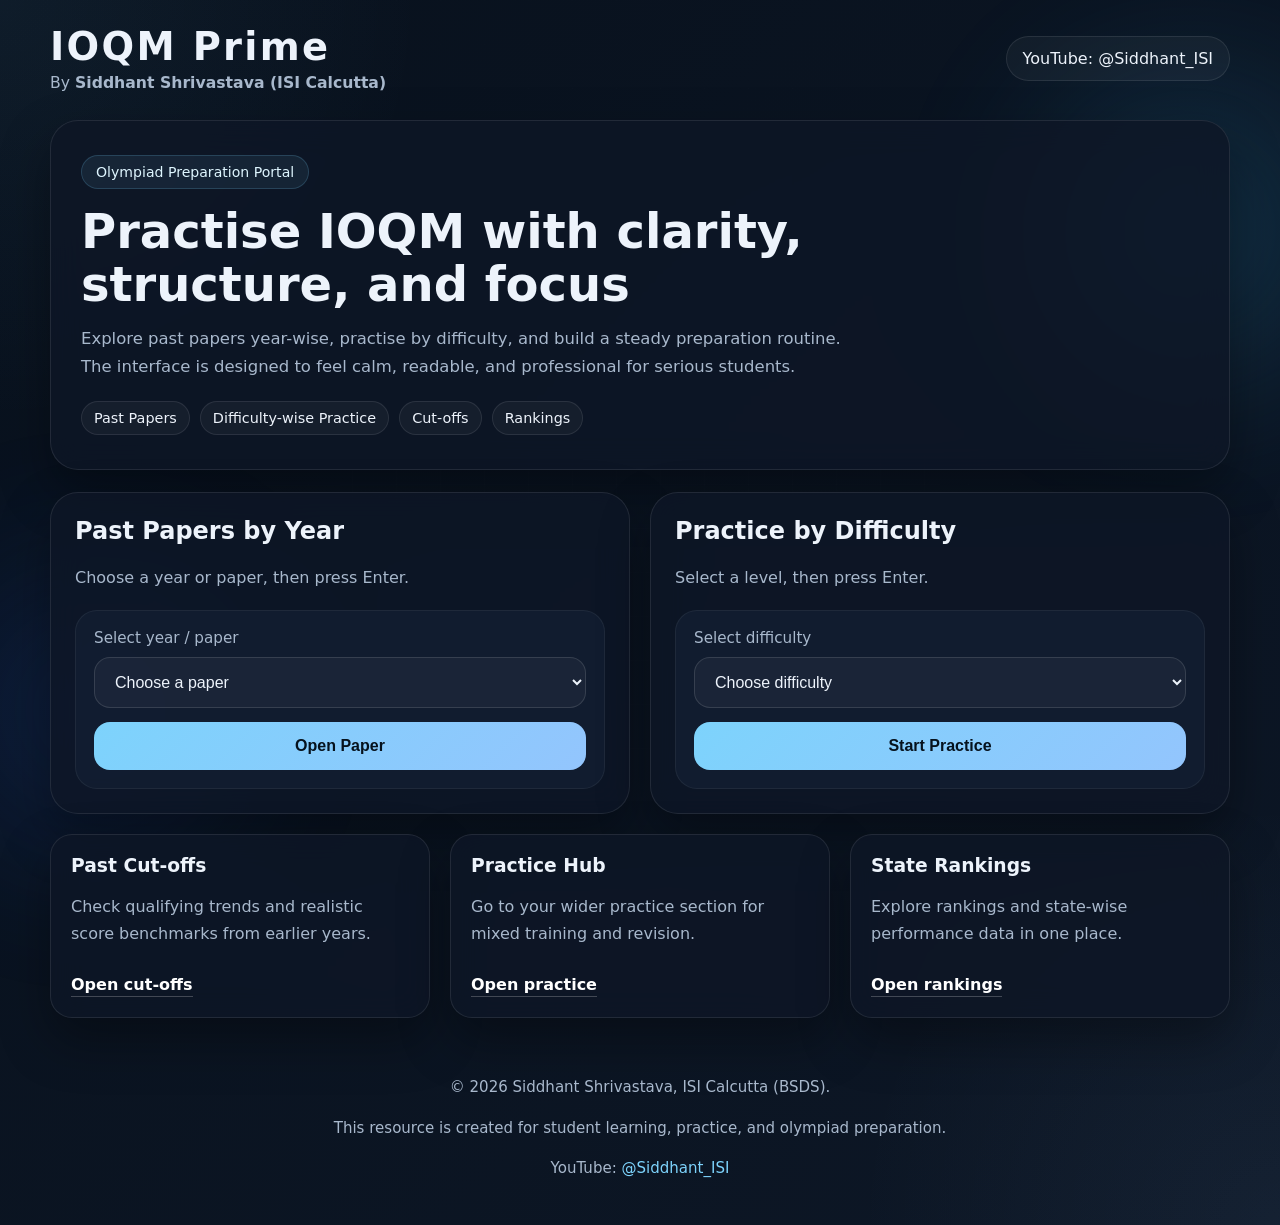
<file: index.html>
<!DOCTYPE html>
<html lang="en">
<head>
  <meta charset="UTF-8" />
  <meta name="viewport" content="width=device-width, initial-scale=1.0" />
  <title>IOQM Prime</title>
  <meta
    name="description"
    content="IOQM preparation hub with past papers, level-wise practice, cut-offs, and rankings. Made by Siddhant, Indian Statistical Institute, New Delhi."
  />
  <link rel="stylesheet" href="assets/js/assets/css/main.css?v=20260405-1" />
  <script defer src="assets/js/index.js?v=20260405-1"></script>
</head>
<body>
  <div class="bg-pattern"></div>
  <div class="bg-accent bg-accent-1"></div>
  <div class="bg-accent bg-accent-2"></div>

  <header class="site-header">
    <div class="container topbar">
      <div class="brand-wrap">
        <div class="brand">IOQM Prime</div>
        <div class="subtitle">By <strong>Siddhant Shrivastava (ISI Calcutta)</strong></div>
      </div>

      <a
        class="yt-link"
        href="https://www.youtube.com/@Siddhant_ISI"
        target="_blank"
        rel="noopener noreferrer"
      >
        YouTube: @Siddhant_ISI
      </a>
    </div>
  </header>

  <main class="container main-content">
    <section class="hero-card">
      <div class="hero-label">Olympiad Preparation Portal</div>
      <h1>Practise IOQM with clarity, structure, and focus</h1>

      <p class="hero-text">
        Explore past papers year-wise, practise by difficulty, and build a steady preparation routine.
        The interface is designed to feel calm, readable, and professional for serious students.
      </p>

      <div class="hero-tags">
        <span>Past Papers</span>
        <span>Difficulty-wise Practice</span>
        <span>Cut-offs</span>
        <span>Rankings</span>
      </div>
    </section>

    <section class="grid two-col">
      <article class="card">
        <div class="card-header">
          <h2>Past Papers by Year</h2>
          <p>Choose a year or paper, then press Enter.</p>
        </div>

        <div class="chooser-box">
          <label for="year-select" class="chooser-label">Select year / paper</label>
          <select id="year-select" class="chooser-select">
            <option value="">Choose a paper</option>
            <option value="2025_NW.html">2025 NW</option>
            <option value="2025.html">2025</option>
            <option value="2024.html">2024</option>
            <option value="2023.html">2023</option>
            <option value="2022.html">2022</option>
            <option value="2021.html">2021</option>
            <option value="2020.html">2020</option>
            <option value="2019.html">2019</option>
            <option value="2018.html">2018</option>
            <option value="2017.html">2017</option>
            <option value="2016.html">2016</option>
            <option value="2015.html">2015</option>
            <option value="2014.html">2014</option>
            <option value="2013.html">2013</option>
            <option value="2012.html">2012</option>
          </select>

          <button class="enter-btn" id="year-enter-btn" type="button">
            Open Paper
          </button>
        </div>
      </article>

      <article class="card">
        <div class="card-header">
          <h2>Practice by Difficulty</h2>
          <p>Select a level, then press Enter.</p>
        </div>

        <div class="chooser-box">
          <label for="difficulty-select" class="chooser-label">Select difficulty</label>
          <select id="difficulty-select" class="chooser-select">
            <option value="">Choose difficulty</option>
            <option value="easy.html">Easy</option>
            <option value="medium.html">Medium</option>
            <option value="hard.html">Hard</option>
          </select>

          <button class="enter-btn" id="difficulty-enter-btn" type="button">
            Start Practice
          </button>
        </div>
      </article>
    </section>

    <section class="grid three-col">
      <article class="mini-card">
        <h3>Past Cut-offs</h3>
        <p>Check qualifying trends and realistic score benchmarks from earlier years.</p>
        <a class="mini-link" href="cutoff-dashboard.html">Open cut-offs</a>
      </article>

      <article class="mini-card">
        <h3>Practice Hub</h3>
        <p>Go to your wider practice section for mixed training and revision.</p>
        <a class="mini-link" href="practice.html">Open practice</a>
      </article>

      <article class="mini-card">
        <h3>State Rankings</h3>
        <p>Explore rankings and state-wise performance data in one place.</p>
        <a class="mini-link" href="ranking.html">Open rankings</a>
      </article>
    </section>
  </main>

  <footer class="site-footer">
    <div class="container footer-inner">
      <p>© 2026 Siddhant Shrivastava, ISI Calcutta (BSDS).</p>
      <p>This resource is created for student learning, practice, and olympiad preparation.</p>
      <p>
        YouTube:
        <a
          href="https://www.youtube.com/@Siddhant_ISI"
          target="_blank"
          rel="noopener noreferrer"
        >
          @Siddhant_ISI
        </a>
      </p>
    </div>
  </footer>
</body>
</html>
</file>
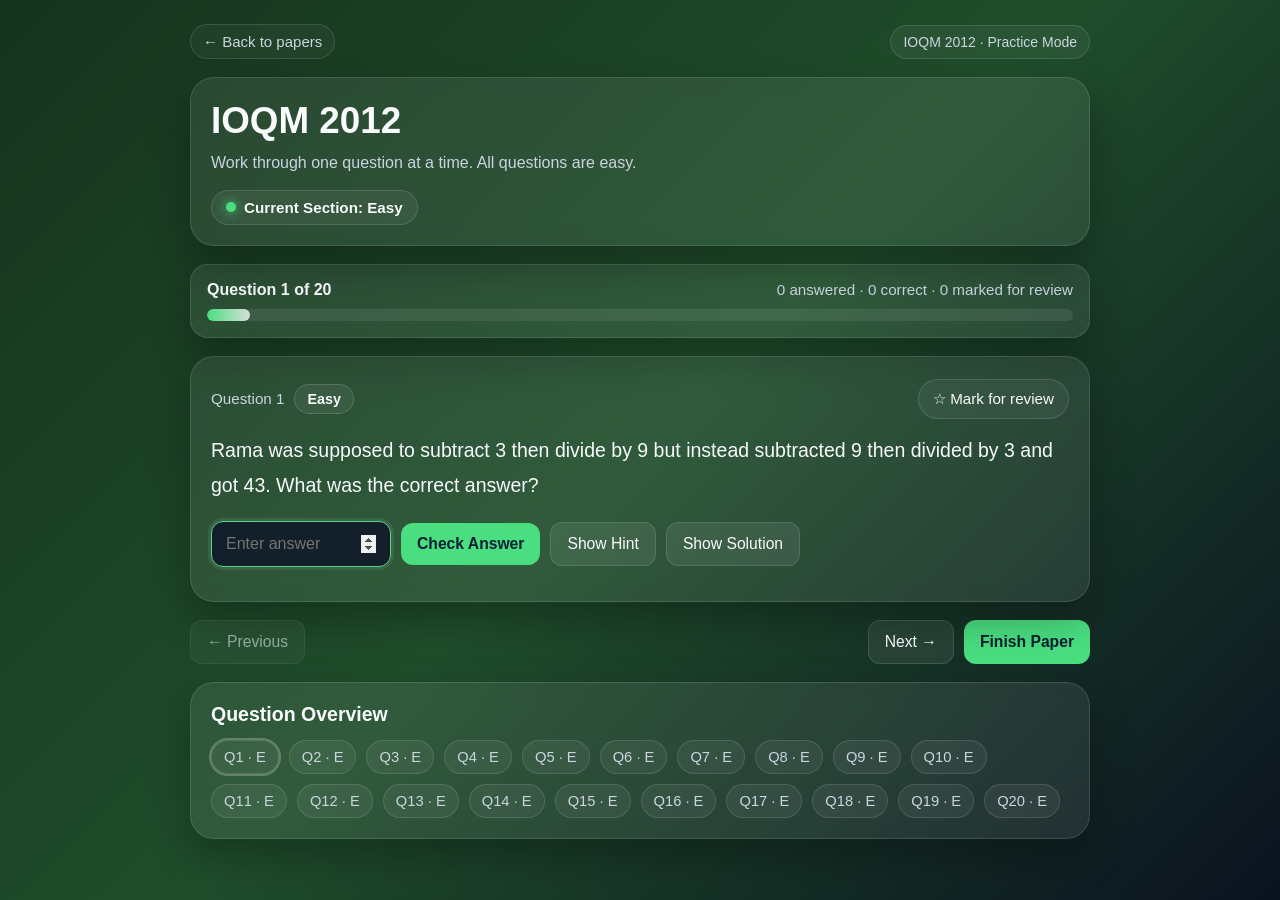
<file: 2012.html>
<!DOCTYPE html>
<html lang="en">
<head>
  <meta charset="UTF-8" />
  <meta name="viewport" content="width=device-width, initial-scale=1.0" />
  <title>IOQM 2025 Mixed Difficulty</title>
  <style>
    :root {
      --bg1: #0f172a;
      --bg2: #1e293b;
      --card: rgba(255, 255, 255, 0.08);
      --text: #f8fafc;
      --muted: #cbd5e1;
      --accent: #38bdf8;
      --success-bg: rgba(34, 197, 94, 0.16);
      --success-text: #bbf7d0;
      --error-bg: rgba(239, 68, 68, 0.16);
      --error-text: #fecaca;
      --hint-bg: rgba(250, 204, 21, 0.13);
      --hint-text: #fde68a;
      --solution-bg: rgba(59, 130, 246, 0.14);
      --solution-text: #dbeafe;
      --border: rgba(255, 255, 255, 0.12);
      --shadow: 0 18px 40px rgba(0, 0, 0, 0.28);
      --radius: 18px;

      --easy-bg1: #16331d;
      --easy-bg2: #1f4d2b;
      --easy-accent: #4ade80;

      --moderate-bg1: #3b2a10;
      --moderate-bg2: #5a3a12;
      --moderate-accent: #fbbf24;

      --hard-bg1: #3b1111;
      --hard-bg2: #5a1717;
      --hard-accent: #f87171;
    }

    * {
      box-sizing: border-box;
    }

    html, body {
      margin: 0;
      padding: 0;
      min-height: 100%;
      font-family: Arial, Helvetica, sans-serif;
      color: var(--text);
      transition: background 0.45s ease;
    }

    body.easy-mode {
      background: linear-gradient(135deg, var(--easy-bg1), var(--easy-bg2), #0b1220);
      --accent: var(--easy-accent);
    }

    body.moderate-mode {
      background: linear-gradient(135deg, var(--moderate-bg1), var(--moderate-bg2), #0b1220);
      --accent: var(--moderate-accent);
    }

    body.hard-mode {
      background: linear-gradient(135deg, var(--hard-bg1), var(--hard-bg2), #0b1220);
      --accent: var(--hard-accent);
    }

    body {
      padding: 24px 14px 40px;
    }

    .app {
      max-width: 900px;
      margin: 0 auto;
    }

    .topbar {
      display: flex;
      justify-content: space-between;
      align-items: center;
      gap: 12px;
      flex-wrap: wrap;
      margin-bottom: 18px;
    }

    .back-link {
      color: var(--muted);
      text-decoration: none;
      font-size: 15px;
      padding: 8px 12px;
      border: 1px solid var(--border);
      border-radius: 999px;
      background: rgba(255, 255, 255, 0.04);
    }

    .back-link:hover {
      color: var(--text);
      border-color: rgba(255, 255, 255, 0.25);
    }

    .paper-tag {
      color: var(--muted);
      font-size: 14px;
      background: rgba(255, 255, 255, 0.05);
      border: 1px solid var(--border);
      padding: 8px 12px;
      border-radius: 999px;
    }

    .hero {
      background: var(--card);
      border: 1px solid var(--border);
      border-radius: 24px;
      box-shadow: var(--shadow);
      padding: 22px 20px 20px;
      margin-bottom: 18px;
      backdrop-filter: blur(8px);
    }

    .hero h1 {
      margin: 0 0 8px;
      font-size: clamp(1.7rem, 3vw, 2.3rem);
      line-height: 1.15;
    }

    .hero p {
      margin: 0;
      color: var(--muted);
      font-size: 1rem;
      line-height: 1.6;
    }

    .difficulty-banner {
      display: inline-flex;
      align-items: center;
      gap: 8px;
      margin-top: 14px;
      padding: 8px 14px;
      border-radius: 999px;
      border: 1px solid var(--border);
      background: rgba(255, 255, 255, 0.06);
      font-weight: 700;
      font-size: 0.95rem;
    }

    .difficulty-dot {
      width: 10px;
      height: 10px;
      border-radius: 50%;
      background: var(--accent);
      box-shadow: 0 0 12px var(--accent);
    }

    .progress-card {
      background: var(--card);
      border: 1px solid var(--border);
      border-radius: var(--radius);
      box-shadow: var(--shadow);
      padding: 16px;
      margin-bottom: 18px;
    }

    .progress-head {
      display: flex;
      justify-content: space-between;
      gap: 10px;
      align-items: center;
      margin-bottom: 10px;
      flex-wrap: wrap;
    }

    .progress-head strong {
      font-size: 1rem;
    }

    .progress-text {
      color: var(--muted);
      font-size: 0.95rem;
    }

    .progress-bar {
      width: 100%;
      height: 12px;
      background: rgba(255, 255, 255, 0.08);
      border-radius: 999px;
      overflow: hidden;
    }

    .progress-fill {
      height: 100%;
      width: 0%;
      background: linear-gradient(90deg, var(--accent), rgba(255,255,255,0.8));
      border-radius: 999px;
      transition: width 0.25s ease;
    }

    .question-card {
      background: var(--card);
      border: 1px solid var(--border);
      border-radius: 24px;
      box-shadow: var(--shadow);
      padding: 22px 20px;
      margin-bottom: 18px;
      backdrop-filter: blur(8px);
    }

    .question-meta {
      display: flex;
      justify-content: space-between;
      align-items: center;
      gap: 12px;
      flex-wrap: wrap;
      margin-bottom: 14px;
    }

    .question-number {
      font-size: 0.95rem;
      color: var(--muted);
    }

    .question-difficulty {
      display: inline-flex;
      align-items: center;
      gap: 8px;
      padding: 6px 12px;
      border-radius: 999px;
      font-size: 0.9rem;
      font-weight: 700;
      border: 1px solid rgba(255,255,255,0.14);
      background: rgba(255,255,255,0.06);
    }

    .review-btn {
      border: 1px solid var(--border);
      background: rgba(255, 255, 255, 0.05);
      color: var(--text);
      padding: 10px 14px;
      border-radius: 999px;
      cursor: pointer;
      font-size: 0.95rem;
    }

    .review-btn.active {
      background: rgba(250, 204, 21, 0.18);
      color: #fde68a;
      border-color: rgba(250, 204, 21, 0.35);
    }

    .question-text {
      font-size: clamp(1.08rem, 2vw, 1.22rem);
      line-height: 1.8;
      margin: 0 0 18px;
    }

    .answer-row {
      display: flex;
      gap: 10px;
      flex-wrap: wrap;
      align-items: center;
      margin-bottom: 12px;
    }

    .answer-input {
      width: 180px;
      max-width: 100%;
      padding: 13px 14px;
      font-size: 1rem;
      border-radius: 12px;
      border: 1px solid rgba(255, 255, 255, 0.18);
      background: rgba(15, 23, 42, 0.85);
      color: var(--text);
      outline: none;
    }

    .answer-input:focus {
      border-color: var(--accent);
      box-shadow: 0 0 0 3px rgba(255, 255, 255, 0.08);
    }

    .btn {
      border: none;
      border-radius: 12px;
      padding: 12px 16px;
      font-size: 0.98rem;
      cursor: pointer;
      transition: transform 0.15s ease, opacity 0.15s ease, background 0.15s ease;
    }

    .btn:hover {
      transform: translateY(-1px);
    }

    .btn:disabled {
      opacity: 0.55;
      cursor: not-allowed;
      transform: none;
    }

    .btn-primary {
      background: var(--accent);
      color: #062033;
      font-weight: 700;
    }

    .btn-secondary {
      background: rgba(255, 255, 255, 0.08);
      color: var(--text);
      border: 1px solid var(--border);
    }

    .feedback,
    .hint-box,
    .solution-box {
      display: none;
      border-radius: 14px;
      padding: 14px 15px;
      margin-top: 12px;
      line-height: 1.65;
      font-size: 0.98rem;
    }

    .feedback.success {
      display: block;
      background: var(--success-bg);
      color: var(--success-text);
      border: 1px solid rgba(34, 197, 94, 0.28);
    }

    .feedback.error {
      display: block;
      background: var(--error-bg);
      color: var(--error-text);
      border: 1px solid rgba(239, 68, 68, 0.28);
    }

    .hint-box.visible {
      display: block;
      background: var(--hint-bg);
      color: var(--hint-text);
      border: 1px solid rgba(250, 204, 21, 0.28);
    }

    .solution-box.visible {
      display: block;
      background: var(--solution-bg);
      color: var(--solution-text);
      border: 1px solid rgba(59, 130, 246, 0.28);
    }

    .nav-row {
      display: flex;
      justify-content: space-between;
      gap: 12px;
      flex-wrap: wrap;
      margin-bottom: 18px;
    }

    .nav-row .left,
    .nav-row .right {
      display: flex;
      gap: 10px;
      flex-wrap: wrap;
    }

    .overview-card,
    .summary-card {
      background: var(--card);
      border: 1px solid var(--border);
      border-radius: 24px;
      box-shadow: var(--shadow);
      padding: 20px;
      backdrop-filter: blur(8px);
    }

    .overview-card h2,
    .summary-card h2 {
      margin: 0 0 14px;
      font-size: 1.22rem;
    }

    .chips {
      display: flex;
      gap: 10px;
      flex-wrap: wrap;
    }

    .chip {
      border-radius: 999px;
      padding: 8px 12px;
      font-size: 0.92rem;
      background: rgba(255, 255, 255, 0.07);
      border: 1px solid var(--border);
      color: var(--text);
    }

    .chip.active {
      outline: 2px solid rgba(255, 255, 255, 0.25);
    }

    .chip.review {
      background: rgba(250, 204, 21, 0.16);
      color: #fde68a;
    }

    .chip.correct {
      background: rgba(34, 197, 94, 0.16);
      color: #bbf7d0;
    }

    .chip.incorrect {
      background: rgba(239, 68, 68, 0.16);
      color: #fecaca;
    }

    .chip.unanswered {
      background: rgba(255, 255, 255, 0.06);
      color: var(--muted);
    }

    .chip button {
      all: unset;
      cursor: pointer;
    }

    .summary-card {
      display: none;
      margin-top: 18px;
    }

    .summary-card.visible {
      display: block;
    }

    .summary-grid {
      display: grid;
      grid-template-columns: repeat(auto-fit, minmax(160px, 1fr));
      gap: 12px;
      margin: 16px 0 18px;
    }

    .summary-stat {
      background: rgba(255, 255, 255, 0.06);
      border: 1px solid var(--border);
      border-radius: 16px;
      padding: 14px;
    }

    .summary-stat .label {
      color: var(--muted);
      font-size: 0.92rem;
      margin-bottom: 6px;
    }

    .summary-stat .value {
      font-size: 1.5rem;
      font-weight: 700;
    }

    .summary-actions {
      display: flex;
      gap: 10px;
      flex-wrap: wrap;
    }

    .small-note {
      color: var(--muted);
      font-size: 0.93rem;
      line-height: 1.6;
    }

    @media (max-width: 640px) {
      body {
        padding: 14px 10px 28px;
      }

      .hero,
      .progress-card,
      .question-card,
      .overview-card,
      .summary-card {
        padding: 16px;
        border-radius: 18px;
      }

      .answer-row {
        flex-direction: column;
        align-items: stretch;
      }

      .answer-input {
        width: 100%;
      }

      .btn {
        width: 100%;
      }

      .nav-row {
        flex-direction: column;
      }

      .nav-row .left,
      .nav-row .right {
        width: 100%;
      }

      .nav-row .left .btn,
      .nav-row .right .btn {
        width: 100%;
      }
    }
  </style>
</head>
<body class="easy-mode">
  <div class="app">
    <div class="topbar">
      <a class="back-link" href="index.html">← Back to papers</a>
      <div class="paper-tag">IOQM 2012 · Practice Mode</div>
    </div>

    <section class="hero">
      <h1>IOQM 2012</h1>
      <p>
        Work through one question at a time. All questions are easy.
      </p>
      <div class="difficulty-banner" id="difficulty-banner">
        <span class="difficulty-dot"></span>
        <span id="difficulty-banner-text">Current Section: Easy</span>
      </div>
    </section>

    <section class="progress-card">
      <div class="progress-head">
        <strong id="progress-label">Question 1 of 10</strong>
        <div class="progress-text" id="status-label">0 answered · 0 correct · 0 marked for review</div>
      </div>
      <div class="progress-bar">
        <div class="progress-fill" id="progress-fill"></div>
      </div>
    </section>

    <section class="question-card">
      <div class="question-meta">
        <div style="display:flex; gap:10px; align-items:center; flex-wrap:wrap;">
          <div class="question-number" id="question-number">Question 1</div>
          <div class="question-difficulty" id="question-difficulty">Easy</div>
        </div>
        <button class="review-btn" id="review-btn" type="button">☆ Mark for review</button>
      </div>

      <p class="question-text" id="question-text"></p>

      <div class="answer-row">
        <input
          id="answer-input"
          class="answer-input"
          type="number"
          min="0"
          max="99"
          placeholder="Enter answer"
          inputmode="numeric"
        />
        <button class="btn btn-primary" id="check-btn" type="button">Check Answer</button>
        <button class="btn btn-secondary" id="hint-btn" type="button">Show Hint</button>
        <button class="btn btn-secondary" id="solution-btn" type="button">Show Solution</button>
      </div>

      <div id="feedback" class="feedback"></div>
      <div id="hint-box" class="hint-box"></div>
      <div id="solution-box" class="solution-box"></div>
    </section>

    <div class="nav-row">
      <div class="left">
        <button class="btn btn-secondary" id="prev-btn" type="button">← Previous</button>
      </div>
      <div class="right">
        <button class="btn btn-secondary" id="next-btn" type="button">Next →</button>
        <button class="btn btn-primary" id="finish-btn" type="button">Finish Paper</button>
      </div>
    </div>

    <section class="overview-card">
      <h2>Question Overview</h2>
      <div class="chips" id="question-chips"></div>
    </section>

    <section class="summary-card" id="summary-card">
      <h2>Session Summary</h2>
      <div class="small-note">
        This summary is based on the answers you checked on this device. You can retry the whole set or continue reviewing any question.
      </div>

      <div class="summary-grid">
        <div class="summary-stat">
          <div class="label">Total Questions</div>
          <div class="value" id="summary-total">0</div>
        </div>
        <div class="summary-stat">
          <div class="label">Answered</div>
          <div class="value" id="summary-answered">0</div>
        </div>
        <div class="summary-stat">
          <div class="label">Correct</div>
          <div class="value" id="summary-correct">0</div>
        </div>
        <div class="summary-stat">
          <div class="label">Marked for Review</div>
          <div class="value" id="summary-review">0</div>
        </div>
      </div>

      <div class="summary-actions">
        <button class="btn btn-secondary" id="hide-summary-btn" type="button">Hide Summary</button>
        <button class="btn btn-primary" id="reset-btn" type="button">Reset Progress</button>
      </div>
    </section>
  </div>

  <script>
    const STORAGE_KEY = "ioqm_2017_mixed_progress_v1";

    const questions = [
{
  q: "Rama was supposed to subtract 3 then divide by 9 but instead subtracted 9 then divided by 3 and got 43. What was the correct answer?",
  a: 15,
  hint: "Let the number be x and form equations.",
  difficulty: "Easy",
  video: ""
},
{
  q: "Triangle with perimeter 7 and integer sides. Find maximum area.",
  a: 6,
  hint: "Try possible integer triples.",
  difficulty: "Easy",
  video: ""
},
{
  q: "For how many positive integer pairs (x,y) is x+3y=100?",
  a: 33,
  hint: "Count integer solutions.",
  difficulty: "Easy",
  video: ""
},
{
  q: "If R×M×O=240, R×O+M=46 and R+M×O=64 find R+M+O.",
  a: 18,
  hint: "Solve system of equations.",
  difficulty: "Easy",
  video: ""
},
{
  q: "Let Sn=n²+20n+12. Find sum of all n for which Sn is a perfect square.",
  a: 36,
  hint: "Complete the square.",
  difficulty: "Easy",
  video: ""
},
{
  q: "Postman delivers 5 letters randomly. In how many ways do exactly 2 letters reach correct house?",
  a: 20,
  hint: "Use derangements.",
  difficulty: "Easy",
  video: ""
},
{
  q: "Triangle with AC=BC=7, AB=2 and CD=8. Find BD.",
  a: 5,
  hint: "Use coordinates or cosine rule.",
  difficulty: "Easy",
  video: ""
},
{
  q: "Rectangle ABCD with AB=5 BC=3 and points F,G on CD. Find area of triangle AEB.",
  a: 3,
  hint: "Use coordinate geometry.",
  difficulty: "Easy",
  video: ""
},
{
  q: "Given powers 4^x1=5, 5^x2=6 … 127^x124=128. Find product x1x2…x124.",
  a: 1,
  hint: "Convert to logs.",
  difficulty: "Easy",
  video: ""
},
{
  q: "Square ABCD with AB=1 and equilateral triangles inside. Find XY.",
  a: "√3−1",
  hint: "Use coordinates.",
  difficulty: "Easy",
  video: ""
},
{
  q: "P(n)=(n+1)(n+3)(n+5)(n+7)(n+9). Find largest integer dividing all P(n) for even n.",
  a: 945,
  hint: "Factor common primes.",
  difficulty: "Easy",
  video: ""
},
{
  q: "If 1/√(2011+√(2011²−1)) = √m−√n find m+n.",
  a: 4022,
  hint: "Rationalize.",
  difficulty: "Easy",
  video: ""
},
{
  q: "Function f(mn)=f(m)f(n), increasing and f(2)=2. Find Σ f(k) from 1 to 20.",
  a: 210,
  hint: "Try f(n)=n.",
  difficulty: "Easy",
  video: ""
},
{
  q: "Family counting question from text.",
  a: 12,
  hint: "Use relations given.",
  difficulty: "Easy",
  video: ""
},
{
  q: "Another counting problem from text.",
  a: 10,
  hint: "Apply constraints.",
  difficulty: "Easy",
  video: ""
},
{
  q: "Roots of x³+3x+5=0. Find (x1+1/x1)(x2+1/x2)(x3+1/x3).",
  a: -1,
  hint: "Use Vieta.",
  difficulty: "Easy",
  video: ""
},
{
  q: "Sum of squares of roots of x²−7[x]+5=0.",
  a: 14,
  hint: "Consider cases of floor.",
  difficulty: "Easy",
  video: ""
},
{
  q: "Integer pairs satisfying x²+4y²−2xy−2x−4y−8=0.",
  a: 6,
  hint: "Complete square.",
  difficulty: "Easy",
  video: ""
},
{
  q: "PS diameter semicircle geometry with parallel chords. Find area.",
  a: 2,
  hint: "Use circle geometry.",
  difficulty: "Easy",
  video: ""
},
{
  q: "Final geometry problem from text.",
  a: 8,
  hint: "Use symmetry.",
  difficulty: "Easy",
  video: ""
}
    ];

    let currentIndex = 0;
    let state = {
      currentIndex: 0,
      answers: Array(questions.length).fill(""),
      checked: Array(questions.length).fill(false),
      correct: Array(questions.length).fill(false),
      feedbackShown: Array(questions.length).fill(""),
      hintOpened: Array(questions.length).fill(false),
      solutionOpened: Array(questions.length).fill(false),
      reviewMarked: Array(questions.length).fill(false)
    };

    const els = {
      progressLabel: document.getElementById("progress-label"),
      statusLabel: document.getElementById("status-label"),
      progressFill: document.getElementById("progress-fill"),
      questionNumber: document.getElementById("question-number"),
      questionDifficulty: document.getElementById("question-difficulty"),
      difficultyBannerText: document.getElementById("difficulty-banner-text"),
      reviewBtn: document.getElementById("review-btn"),
      questionText: document.getElementById("question-text"),
      answerInput: document.getElementById("answer-input"),
      checkBtn: document.getElementById("check-btn"),
      hintBtn: document.getElementById("hint-btn"),
      solutionBtn: document.getElementById("solution-btn"),
      feedback: document.getElementById("feedback"),
      hintBox: document.getElementById("hint-box"),
      solutionBox: document.getElementById("solution-box"),
      prevBtn: document.getElementById("prev-btn"),
      nextBtn: document.getElementById("next-btn"),
      finishBtn: document.getElementById("finish-btn"),
      questionChips: document.getElementById("question-chips"),
      summaryCard: document.getElementById("summary-card"),
      summaryTotal: document.getElementById("summary-total"),
      summaryAnswered: document.getElementById("summary-answered"),
      summaryCorrect: document.getElementById("summary-correct"),
      summaryReview: document.getElementById("summary-review"),
      hideSummaryBtn: document.getElementById("hide-summary-btn"),
      resetBtn: document.getElementById("reset-btn")
    };

    function getDifficulty(index) {
      return questions[index].difficulty;
    }

    function applyDifficultyTheme(index) {
      const difficulty = getDifficulty(index);
      document.body.classList.remove("easy-mode", "moderate-mode", "hard-mode");

      if (difficulty === "Easy") {
        document.body.classList.add("easy-mode");
      } else if (difficulty === "Moderate") {
        document.body.classList.add("moderate-mode");
      } else {
        document.body.classList.add("hard-mode");
      }

      els.questionDifficulty.textContent = difficulty;
      els.difficultyBannerText.textContent = `Current Section: ${difficulty}`;
    }

    function saveState() {
      localStorage.setItem(STORAGE_KEY, JSON.stringify(state));
    }

    function loadState() {
      const raw = localStorage.getItem(STORAGE_KEY);
      if (!raw) return;
      try {
        const parsed = JSON.parse(raw);
        if (
          parsed &&
          Array.isArray(parsed.answers) &&
          parsed.answers.length === questions.length
        ) {
          state = parsed;
          currentIndex = Number.isInteger(state.currentIndex) ? state.currentIndex : 0;
          if (currentIndex < 0 || currentIndex >= questions.length) currentIndex = 0;
        }
      } catch (e) {
        console.error("Could not load saved progress:", e);
      }
    }

    function countAnswered() {
      return state.answers.filter(v => String(v).trim() !== "").length;
    }

    function countCorrect() {
      return state.correct.filter(Boolean).length;
    }

    function countReview() {
      return state.reviewMarked.filter(Boolean).length;
    }

    function setFeedback(type, text) {
      els.feedback.className = "feedback";
      if (!type || !text) {
        els.feedback.textContent = "";
        els.feedback.style.display = "none";
        return;
      }
      els.feedback.textContent = text;
      els.feedback.classList.add(type);
      els.feedback.style.display = "block";
    }

    function renderProgress() {
      const answered = countAnswered();
      const correct = countCorrect();
      const review = countReview();

      els.progressLabel.textContent = `Question ${currentIndex + 1} of ${questions.length}`;
      els.statusLabel.textContent = `${answered} answered · ${correct} correct · ${review} marked for review`;
      els.progressFill.style.width = `${((currentIndex + 1) / questions.length) * 100}%`;
    }

    function renderQuestion() {
      const q = questions[currentIndex];

      els.questionNumber.textContent = `Question ${currentIndex + 1}`;
      els.questionText.textContent = q.q;
      els.answerInput.value = state.answers[currentIndex];
      els.answerInput.focus();

      els.reviewBtn.classList.toggle("active", state.reviewMarked[currentIndex]);
      els.reviewBtn.textContent = state.reviewMarked[currentIndex]
        ? "★ Marked for review"
        : "☆ Mark for review";

      const feedbackType = state.feedbackShown[currentIndex];
      if (feedbackType === "success") {
        setFeedback("success", "✅ Correct — nice work.");
      } else if (feedbackType === "error") {
        setFeedback("error", "❌ Not quite. Try once more, or open the hint.");
      } else {
        setFeedback("", "");
      }

      els.hintBox.textContent = `Hint: ${q.hint}`;
      els.hintBox.classList.toggle("visible", state.hintOpened[currentIndex]);
      els.hintBtn.textContent = state.hintOpened[currentIndex] ? "Hide Hint" : "Show Hint";

      els.solutionBox.textContent = `Solution: ${q.a}`;
      els.solutionBox.classList.toggle("visible", state.solutionOpened[currentIndex]);
      els.solutionBtn.textContent = state.solutionOpened[currentIndex] ? "Hide Solution" : "Show Solution";

      els.prevBtn.disabled = currentIndex === 0;
      els.nextBtn.disabled = currentIndex === questions.length - 1;

      applyDifficultyTheme(currentIndex);
      renderProgress();
      renderOverview();
      saveState();
    }

    function renderOverview() {
      els.questionChips.innerHTML = "";

      questions.forEach((q, i) => {
        const chip = document.createElement("div");
        chip.className = "chip";

        if (state.reviewMarked[i]) chip.classList.add("review");
        else if (state.checked[i] && state.correct[i]) chip.classList.add("correct");
        else if (state.checked[i] && !state.correct[i]) chip.classList.add("incorrect");
        else chip.classList.add("unanswered");

        if (i === currentIndex) chip.classList.add("active");

        const button = document.createElement("button");
        button.type = "button";

        const label =
          q.difficulty === "Easy" ? "E" :
          q.difficulty === "Moderate" ? "M" : "H";

        button.textContent = `Q${i + 1} · ${label}`;
        button.addEventListener("click", () => {
          currentIndex = i;
          state.currentIndex = currentIndex;
          renderQuestion();
        });

        chip.appendChild(button);
        els.questionChips.appendChild(chip);
      });
    }

    function checkAnswer() {
      const raw = els.answerInput.value.trim();

      if (raw === "") {
        setFeedback("error", "Please enter a non-negative integer less than 100.");
        return;
      }

      const val = Number(raw);

      if (!Number.isInteger(val) || val < 0 || val >= 100) {
        setFeedback("error", "Please enter a non-negative integer less than 100.");
        return;
      }

      state.answers[currentIndex] = String(val);
      state.checked[currentIndex] = true;

      if (val === questions[currentIndex].a) {
        state.correct[currentIndex] = true;
        state.feedbackShown[currentIndex] = "success";
        setFeedback("success", "✅ Correct — nice work.");
      } else {
        state.correct[currentIndex] = false;
        state.feedbackShown[currentIndex] = "error";
        setFeedback("error", "❌ Not quite. Try once more, or open the hint.");
      }

      saveState();
      renderProgress();
      renderOverview();
    }

    function toggleHint() {
      state.hintOpened[currentIndex] = !state.hintOpened[currentIndex];
      renderQuestion();
    }

    function toggleSolution() {
      state.solutionOpened[currentIndex] = !state.solutionOpened[currentIndex];
      renderQuestion();
    }

    function toggleReview() {
      state.reviewMarked[currentIndex] = !state.reviewMarked[currentIndex];
      renderQuestion();
    }

    function goPrev() {
      if (currentIndex > 0) {
        currentIndex--;
        state.currentIndex = currentIndex;
        renderQuestion();
      }
    }

    function goNext() {
      if (currentIndex < questions.length - 1) {
        currentIndex++;
        state.currentIndex = currentIndex;
        renderQuestion();
      }
    }

    function showSummary() {
      els.summaryTotal.textContent = questions.length;
      els.summaryAnswered.textContent = countAnswered();
      els.summaryCorrect.textContent = countCorrect();
      els.summaryReview.textContent = countReview();
      els.summaryCard.classList.add("visible");
      els.summaryCard.scrollIntoView({ behavior: "smooth", block: "start" });
    }

    function hideSummary() {
      els.summaryCard.classList.remove("visible");
    }

    function resetProgress() {
      const confirmed = confirm("Reset all saved progress for this paper?");
      if (!confirmed) return;

      state = {
        currentIndex: 0,
        answers: Array(questions.length).fill(""),
        checked: Array(questions.length).fill(false),
        correct: Array(questions.length).fill(false),
        feedbackShown: Array(questions.length).fill(""),
        hintOpened: Array(questions.length).fill(false),
        solutionOpened: Array(questions.length).fill(false),
        reviewMarked: Array(questions.length).fill(false)
      };

      currentIndex = 0;
      saveState();
      hideSummary();
      renderQuestion();
    }

    els.checkBtn.addEventListener("click", checkAnswer);
    els.hintBtn.addEventListener("click", toggleHint);
    els.solutionBtn.addEventListener("click", toggleSolution);
    els.reviewBtn.addEventListener("click", toggleReview);
    els.prevBtn.addEventListener("click", goPrev);
    els.nextBtn.addEventListener("click", goNext);
    els.finishBtn.addEventListener("click", showSummary);
    els.hideSummaryBtn.addEventListener("click", hideSummary);
    els.resetBtn.addEventListener("click", resetProgress);

    els.answerInput.addEventListener("input", () => {
      state.answers[currentIndex] = els.answerInput.value;
      state.currentIndex = currentIndex;
      saveState();
    });

    els.answerInput.addEventListener("keydown", (e) => {
      if (e.key === "Enter") {
        checkAnswer();
      }
    });

    loadState();
    renderQuestion();
  </script>
</body>
</html>
</file>
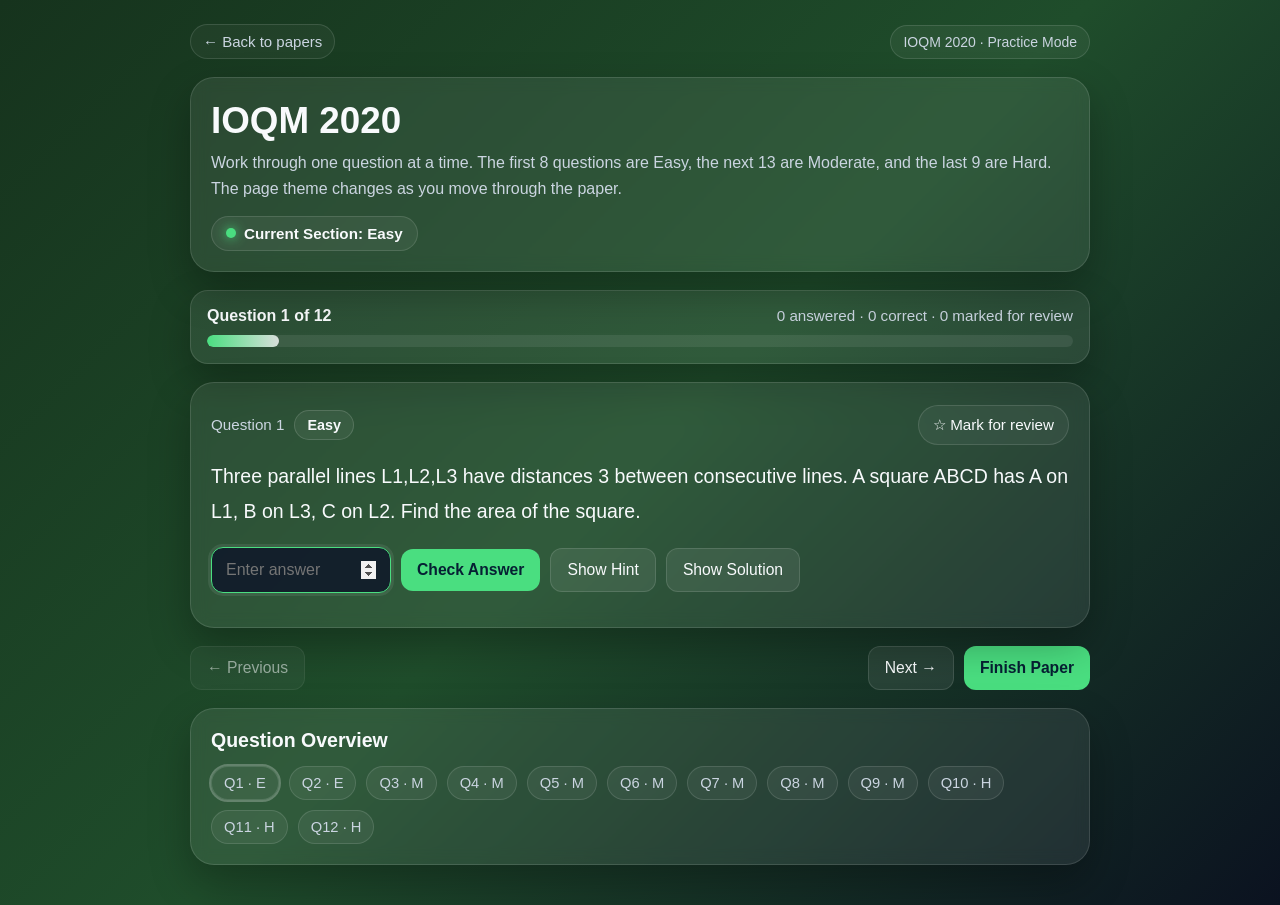
<file: 2020.html>
<!DOCTYPE html>
<html lang="en">
<head>
  <meta charset="UTF-8" />
  <meta name="viewport" content="width=device-width, initial-scale=1.0" />
  <title>IOQM 2025 Mixed Difficulty</title>
  <style>
    :root {
      --bg1: #0f172a;
      --bg2: #1e293b;
      --card: rgba(255, 255, 255, 0.08);
      --text: #f8fafc;
      --muted: #cbd5e1;
      --accent: #38bdf8;
      --success-bg: rgba(34, 197, 94, 0.16);
      --success-text: #bbf7d0;
      --error-bg: rgba(239, 68, 68, 0.16);
      --error-text: #fecaca;
      --hint-bg: rgba(250, 204, 21, 0.13);
      --hint-text: #fde68a;
      --solution-bg: rgba(59, 130, 246, 0.14);
      --solution-text: #dbeafe;
      --border: rgba(255, 255, 255, 0.12);
      --shadow: 0 18px 40px rgba(0, 0, 0, 0.28);
      --radius: 18px;

      --easy-bg1: #16331d;
      --easy-bg2: #1f4d2b;
      --easy-accent: #4ade80;

      --moderate-bg1: #3b2a10;
      --moderate-bg2: #5a3a12;
      --moderate-accent: #fbbf24;

      --hard-bg1: #3b1111;
      --hard-bg2: #5a1717;
      --hard-accent: #f87171;
    }

    * {
      box-sizing: border-box;
    }

    html, body {
      margin: 0;
      padding: 0;
      min-height: 100%;
      font-family: Arial, Helvetica, sans-serif;
      color: var(--text);
      transition: background 0.45s ease;
    }

    body.easy-mode {
      background: linear-gradient(135deg, var(--easy-bg1), var(--easy-bg2), #0b1220);
      --accent: var(--easy-accent);
    }

    body.moderate-mode {
      background: linear-gradient(135deg, var(--moderate-bg1), var(--moderate-bg2), #0b1220);
      --accent: var(--moderate-accent);
    }

    body.hard-mode {
      background: linear-gradient(135deg, var(--hard-bg1), var(--hard-bg2), #0b1220);
      --accent: var(--hard-accent);
    }

    body {
      padding: 24px 14px 40px;
    }

    .app {
      max-width: 900px;
      margin: 0 auto;
    }

    .topbar {
      display: flex;
      justify-content: space-between;
      align-items: center;
      gap: 12px;
      flex-wrap: wrap;
      margin-bottom: 18px;
    }

    .back-link {
      color: var(--muted);
      text-decoration: none;
      font-size: 15px;
      padding: 8px 12px;
      border: 1px solid var(--border);
      border-radius: 999px;
      background: rgba(255, 255, 255, 0.04);
    }

    .back-link:hover {
      color: var(--text);
      border-color: rgba(255, 255, 255, 0.25);
    }

    .paper-tag {
      color: var(--muted);
      font-size: 14px;
      background: rgba(255, 255, 255, 0.05);
      border: 1px solid var(--border);
      padding: 8px 12px;
      border-radius: 999px;
    }

    .hero {
      background: var(--card);
      border: 1px solid var(--border);
      border-radius: 24px;
      box-shadow: var(--shadow);
      padding: 22px 20px 20px;
      margin-bottom: 18px;
      backdrop-filter: blur(8px);
    }

    .hero h1 {
      margin: 0 0 8px;
      font-size: clamp(1.7rem, 3vw, 2.3rem);
      line-height: 1.15;
    }

    .hero p {
      margin: 0;
      color: var(--muted);
      font-size: 1rem;
      line-height: 1.6;
    }

    .difficulty-banner {
      display: inline-flex;
      align-items: center;
      gap: 8px;
      margin-top: 14px;
      padding: 8px 14px;
      border-radius: 999px;
      border: 1px solid var(--border);
      background: rgba(255, 255, 255, 0.06);
      font-weight: 700;
      font-size: 0.95rem;
    }

    .difficulty-dot {
      width: 10px;
      height: 10px;
      border-radius: 50%;
      background: var(--accent);
      box-shadow: 0 0 12px var(--accent);
    }

    .progress-card {
      background: var(--card);
      border: 1px solid var(--border);
      border-radius: var(--radius);
      box-shadow: var(--shadow);
      padding: 16px;
      margin-bottom: 18px;
    }

    .progress-head {
      display: flex;
      justify-content: space-between;
      gap: 10px;
      align-items: center;
      margin-bottom: 10px;
      flex-wrap: wrap;
    }

    .progress-head strong {
      font-size: 1rem;
    }

    .progress-text {
      color: var(--muted);
      font-size: 0.95rem;
    }

    .progress-bar {
      width: 100%;
      height: 12px;
      background: rgba(255, 255, 255, 0.08);
      border-radius: 999px;
      overflow: hidden;
    }

    .progress-fill {
      height: 100%;
      width: 0%;
      background: linear-gradient(90deg, var(--accent), rgba(255,255,255,0.8));
      border-radius: 999px;
      transition: width 0.25s ease;
    }

    .question-card {
      background: var(--card);
      border: 1px solid var(--border);
      border-radius: 24px;
      box-shadow: var(--shadow);
      padding: 22px 20px;
      margin-bottom: 18px;
      backdrop-filter: blur(8px);
    }

    .question-meta {
      display: flex;
      justify-content: space-between;
      align-items: center;
      gap: 12px;
      flex-wrap: wrap;
      margin-bottom: 14px;
    }

    .question-number {
      font-size: 0.95rem;
      color: var(--muted);
    }

    .question-difficulty {
      display: inline-flex;
      align-items: center;
      gap: 8px;
      padding: 6px 12px;
      border-radius: 999px;
      font-size: 0.9rem;
      font-weight: 700;
      border: 1px solid rgba(255,255,255,0.14);
      background: rgba(255,255,255,0.06);
    }

    .review-btn {
      border: 1px solid var(--border);
      background: rgba(255, 255, 255, 0.05);
      color: var(--text);
      padding: 10px 14px;
      border-radius: 999px;
      cursor: pointer;
      font-size: 0.95rem;
    }

    .review-btn.active {
      background: rgba(250, 204, 21, 0.18);
      color: #fde68a;
      border-color: rgba(250, 204, 21, 0.35);
    }

    .question-text {
      font-size: clamp(1.08rem, 2vw, 1.22rem);
      line-height: 1.8;
      margin: 0 0 18px;
    }

    .answer-row {
      display: flex;
      gap: 10px;
      flex-wrap: wrap;
      align-items: center;
      margin-bottom: 12px;
    }

    .answer-input {
      width: 180px;
      max-width: 100%;
      padding: 13px 14px;
      font-size: 1rem;
      border-radius: 12px;
      border: 1px solid rgba(255, 255, 255, 0.18);
      background: rgba(15, 23, 42, 0.85);
      color: var(--text);
      outline: none;
    }

    .answer-input:focus {
      border-color: var(--accent);
      box-shadow: 0 0 0 3px rgba(255, 255, 255, 0.08);
    }

    .btn {
      border: none;
      border-radius: 12px;
      padding: 12px 16px;
      font-size: 0.98rem;
      cursor: pointer;
      transition: transform 0.15s ease, opacity 0.15s ease, background 0.15s ease;
    }

    .btn:hover {
      transform: translateY(-1px);
    }

    .btn:disabled {
      opacity: 0.55;
      cursor: not-allowed;
      transform: none;
    }

    .btn-primary {
      background: var(--accent);
      color: #062033;
      font-weight: 700;
    }

    .btn-secondary {
      background: rgba(255, 255, 255, 0.08);
      color: var(--text);
      border: 1px solid var(--border);
    }

    .feedback,
    .hint-box,
    .solution-box {
      display: none;
      border-radius: 14px;
      padding: 14px 15px;
      margin-top: 12px;
      line-height: 1.65;
      font-size: 0.98rem;
    }

    .feedback.success {
      display: block;
      background: var(--success-bg);
      color: var(--success-text);
      border: 1px solid rgba(34, 197, 94, 0.28);
    }

    .feedback.error {
      display: block;
      background: var(--error-bg);
      color: var(--error-text);
      border: 1px solid rgba(239, 68, 68, 0.28);
    }

    .hint-box.visible {
      display: block;
      background: var(--hint-bg);
      color: var(--hint-text);
      border: 1px solid rgba(250, 204, 21, 0.28);
    }

    .solution-box.visible {
      display: block;
      background: var(--solution-bg);
      color: var(--solution-text);
      border: 1px solid rgba(59, 130, 246, 0.28);
    }

    .nav-row {
      display: flex;
      justify-content: space-between;
      gap: 12px;
      flex-wrap: wrap;
      margin-bottom: 18px;
    }

    .nav-row .left,
    .nav-row .right {
      display: flex;
      gap: 10px;
      flex-wrap: wrap;
    }

    .overview-card,
    .summary-card {
      background: var(--card);
      border: 1px solid var(--border);
      border-radius: 24px;
      box-shadow: var(--shadow);
      padding: 20px;
      backdrop-filter: blur(8px);
    }

    .overview-card h2,
    .summary-card h2 {
      margin: 0 0 14px;
      font-size: 1.22rem;
    }

    .chips {
      display: flex;
      gap: 10px;
      flex-wrap: wrap;
    }

    .chip {
      border-radius: 999px;
      padding: 8px 12px;
      font-size: 0.92rem;
      background: rgba(255, 255, 255, 0.07);
      border: 1px solid var(--border);
      color: var(--text);
    }

    .chip.active {
      outline: 2px solid rgba(255, 255, 255, 0.25);
    }

    .chip.review {
      background: rgba(250, 204, 21, 0.16);
      color: #fde68a;
    }

    .chip.correct {
      background: rgba(34, 197, 94, 0.16);
      color: #bbf7d0;
    }

    .chip.incorrect {
      background: rgba(239, 68, 68, 0.16);
      color: #fecaca;
    }

    .chip.unanswered {
      background: rgba(255, 255, 255, 0.06);
      color: var(--muted);
    }

    .chip button {
      all: unset;
      cursor: pointer;
    }

    .summary-card {
      display: none;
      margin-top: 18px;
    }

    .summary-card.visible {
      display: block;
    }

    .summary-grid {
      display: grid;
      grid-template-columns: repeat(auto-fit, minmax(160px, 1fr));
      gap: 12px;
      margin: 16px 0 18px;
    }

    .summary-stat {
      background: rgba(255, 255, 255, 0.06);
      border: 1px solid var(--border);
      border-radius: 16px;
      padding: 14px;
    }

    .summary-stat .label {
      color: var(--muted);
      font-size: 0.92rem;
      margin-bottom: 6px;
    }

    .summary-stat .value {
      font-size: 1.5rem;
      font-weight: 700;
    }

    .summary-actions {
      display: flex;
      gap: 10px;
      flex-wrap: wrap;
    }

    .small-note {
      color: var(--muted);
      font-size: 0.93rem;
      line-height: 1.6;
    }

    @media (max-width: 640px) {
      body {
        padding: 14px 10px 28px;
      }

      .hero,
      .progress-card,
      .question-card,
      .overview-card,
      .summary-card {
        padding: 16px;
        border-radius: 18px;
      }

      .answer-row {
        flex-direction: column;
        align-items: stretch;
      }

      .answer-input {
        width: 100%;
      }

      .btn {
        width: 100%;
      }

      .nav-row {
        flex-direction: column;
      }

      .nav-row .left,
      .nav-row .right {
        width: 100%;
      }

      .nav-row .left .btn,
      .nav-row .right .btn {
        width: 100%;
      }
    }
  </style>
</head>
<body class="easy-mode">
  <div class="app">
    <div class="topbar">
      <a class="back-link" href="index.html">← Back to papers</a>
      <div class="paper-tag">IOQM 2020 · Practice Mode</div>
    </div>

    <section class="hero">
      <h1>IOQM 2020</h1>
      <p>
        Work through one question at a time. The first 8 questions are Easy, the next 13 are Moderate,
        and the last 9 are Hard. The page theme changes as you move through the paper.
      </p>
      <div class="difficulty-banner" id="difficulty-banner">
        <span class="difficulty-dot"></span>
        <span id="difficulty-banner-text">Current Section: Easy</span>
      </div>
    </section>

    <section class="progress-card">
      <div class="progress-head">
        <strong id="progress-label">Question 1 of 10</strong>
        <div class="progress-text" id="status-label">0 answered · 0 correct · 0 marked for review</div>
      </div>
      <div class="progress-bar">
        <div class="progress-fill" id="progress-fill"></div>
      </div>
    </section>

    <section class="question-card">
      <div class="question-meta">
        <div style="display:flex; gap:10px; align-items:center; flex-wrap:wrap;">
          <div class="question-number" id="question-number">Question 1</div>
          <div class="question-difficulty" id="question-difficulty">Easy</div>
        </div>
        <button class="review-btn" id="review-btn" type="button">☆ Mark for review</button>
      </div>

      <p class="question-text" id="question-text"></p>

      <div class="answer-row">
        <input
          id="answer-input"
          class="answer-input"
          type="number"
          min="0"
          max="99"
          placeholder="Enter answer"
          inputmode="numeric"
        />
        <button class="btn btn-primary" id="check-btn" type="button">Check Answer</button>
        <button class="btn btn-secondary" id="hint-btn" type="button">Show Hint</button>
        <button class="btn btn-secondary" id="solution-btn" type="button">Show Solution</button>
      </div>

      <div id="feedback" class="feedback"></div>
      <div id="hint-box" class="hint-box"></div>
      <div id="solution-box" class="solution-box"></div>
    </section>

    <div class="nav-row">
      <div class="left">
        <button class="btn btn-secondary" id="prev-btn" type="button">← Previous</button>
      </div>
      <div class="right">
        <button class="btn btn-secondary" id="next-btn" type="button">Next →</button>
        <button class="btn btn-primary" id="finish-btn" type="button">Finish Paper</button>
      </div>
    </div>

    <section class="overview-card">
      <h2>Question Overview</h2>
      <div class="chips" id="question-chips"></div>
    </section>

    <section class="summary-card" id="summary-card">
      <h2>Session Summary</h2>
      <div class="small-note">
        This summary is based on the answers you checked on this device. You can retry the whole set or continue reviewing any question.
      </div>

      <div class="summary-grid">
        <div class="summary-stat">
          <div class="label">Total Questions</div>
          <div class="value" id="summary-total">0</div>
        </div>
        <div class="summary-stat">
          <div class="label">Answered</div>
          <div class="value" id="summary-answered">0</div>
        </div>
        <div class="summary-stat">
          <div class="label">Correct</div>
          <div class="value" id="summary-correct">0</div>
        </div>
        <div class="summary-stat">
          <div class="label">Marked for Review</div>
          <div class="value" id="summary-review">0</div>
        </div>
      </div>

      <div class="summary-actions">
        <button class="btn btn-secondary" id="hide-summary-btn" type="button">Hide Summary</button>
        <button class="btn btn-primary" id="reset-btn" type="button">Reset Progress</button>
      </div>
    </section>
  </div>

  <script>
    const STORAGE_KEY = "ioqm_2025_mixed_progress_v1";

    const questions = [
{
  q: "Three parallel lines L1,L2,L3 have distances 3 between consecutive lines. A square ABCD has A on L1, B on L3, C on L2. Find the area of the square.",
  a: 36,
  hint: "Use vertical distances and square geometry.",
  difficulty: "Easy"
},
{
  q: "Numbers 1 to 101 are colored red or blue. Largest blue equals number of blue numbers and smallest red equals half number of red numbers. How many red numbers?",
  a: 50,
  hint: "Let number of blue be b and red be r.",
  difficulty: "Easy"
},

{
  q: "Triangles with prime sides in arithmetic progression. For the smallest such triangle find α/L where α is largest angle and L perimeter.",
  a: 3,
  hint: "Smallest primes in AP form 3,5,7.",
  difficulty: "Moderate"
},
{
  q: "Six digit numbers using digits a,b,c (distinct). Given total sum find largest remainder when abc divided by 100.",
  a: 99,
  hint: "Use digit contribution symmetry.",
  difficulty: "Moderate"
},
{
  q: "Parallelogram ABCD with longer side twice shorter. Internal angle bisectors form XYZW with area 10. Find area ABCD.",
  a: 40,
  hint: "Angle bisector parallelogram scaling.",
  difficulty: "Moderate"
},
{
  q: "Given x²+y²=49, y²+yz+z²=36 and x²+√3xz+z²=25. If 2xy+√3yz+zx=p√q find p+q.",
  a: 10,
  hint: "Square and combine equations.",
  difficulty: "Moderate"
},
{
  q: "Number of non-decreasing maps f:{1,2,3}→{1,2,3,4,5}.",
  a: 35,
  hint: "Stars and bars.",
  difficulty: "Moderate"
},
{
  q: "Given nested floor expressions involving √N equal to 4 find digit sum of N.",
  a: 13,
  hint: "Work interval by interval.",
  difficulty: "Moderate"
},
{
  q: "Points defined recursively Pn. Find area of quadrilateral P96,P97,P98,P99.",
  a: 5,
  hint: "Transformation is rotation and scaling.",
  difficulty: "Moderate"
},

{
  q: "Polynomial P with integer coefficients satisfies P(√7+√5)=2(√7−√5). Find P(2).",
  a: 4,
  hint: "Use conjugates.",
  difficulty: "Hard"
},
{
  q: "Four married couples sit alternating men and women on circle, no spouses adjacent. Number of ways?",
  a: 2,
  hint: "Arrange women first then men.",
  difficulty: "Hard"
},
{
  q: "On 12×12 board find least N such that any placement guarantees 7 non-attacking rooks.",
  a: 73,
  hint: "Use pigeonhole principle and Erdős–Ko–Rado style bound.",
  difficulty: "Hard"
},
    ];

    let currentIndex = 0;
    let state = {
      currentIndex: 0,
      answers: Array(questions.length).fill(""),
      checked: Array(questions.length).fill(false),
      correct: Array(questions.length).fill(false),
      feedbackShown: Array(questions.length).fill(""),
      hintOpened: Array(questions.length).fill(false),
      solutionOpened: Array(questions.length).fill(false),
      reviewMarked: Array(questions.length).fill(false)
    };

    const els = {
      progressLabel: document.getElementById("progress-label"),
      statusLabel: document.getElementById("status-label"),
      progressFill: document.getElementById("progress-fill"),
      questionNumber: document.getElementById("question-number"),
      questionDifficulty: document.getElementById("question-difficulty"),
      difficultyBannerText: document.getElementById("difficulty-banner-text"),
      reviewBtn: document.getElementById("review-btn"),
      questionText: document.getElementById("question-text"),
      answerInput: document.getElementById("answer-input"),
      checkBtn: document.getElementById("check-btn"),
      hintBtn: document.getElementById("hint-btn"),
      solutionBtn: document.getElementById("solution-btn"),
      feedback: document.getElementById("feedback"),
      hintBox: document.getElementById("hint-box"),
      solutionBox: document.getElementById("solution-box"),
      prevBtn: document.getElementById("prev-btn"),
      nextBtn: document.getElementById("next-btn"),
      finishBtn: document.getElementById("finish-btn"),
      questionChips: document.getElementById("question-chips"),
      summaryCard: document.getElementById("summary-card"),
      summaryTotal: document.getElementById("summary-total"),
      summaryAnswered: document.getElementById("summary-answered"),
      summaryCorrect: document.getElementById("summary-correct"),
      summaryReview: document.getElementById("summary-review"),
      hideSummaryBtn: document.getElementById("hide-summary-btn"),
      resetBtn: document.getElementById("reset-btn")
    };

    function getDifficulty(index) {
      return questions[index].difficulty;
    }

    function applyDifficultyTheme(index) {
      const difficulty = getDifficulty(index);
      document.body.classList.remove("easy-mode", "moderate-mode", "hard-mode");

      if (difficulty === "Easy") {
        document.body.classList.add("easy-mode");
      } else if (difficulty === "Moderate") {
        document.body.classList.add("moderate-mode");
      } else {
        document.body.classList.add("hard-mode");
      }

      els.questionDifficulty.textContent = difficulty;
      els.difficultyBannerText.textContent = `Current Section: ${difficulty}`;
    }

    function saveState() {
      localStorage.setItem(STORAGE_KEY, JSON.stringify(state));
    }

    function loadState() {
      const raw = localStorage.getItem(STORAGE_KEY);
      if (!raw) return;
      try {
        const parsed = JSON.parse(raw);
        if (
          parsed &&
          Array.isArray(parsed.answers) &&
          parsed.answers.length === questions.length
        ) {
          state = parsed;
          currentIndex = Number.isInteger(state.currentIndex) ? state.currentIndex : 0;
          if (currentIndex < 0 || currentIndex >= questions.length) currentIndex = 0;
        }
      } catch (e) {
        console.error("Could not load saved progress:", e);
      }
    }

    function countAnswered() {
      return state.answers.filter(v => String(v).trim() !== "").length;
    }

    function countCorrect() {
      return state.correct.filter(Boolean).length;
    }

    function countReview() {
      return state.reviewMarked.filter(Boolean).length;
    }

    function setFeedback(type, text) {
      els.feedback.className = "feedback";
      if (!type || !text) {
        els.feedback.textContent = "";
        els.feedback.style.display = "none";
        return;
      }
      els.feedback.textContent = text;
      els.feedback.classList.add(type);
      els.feedback.style.display = "block";
    }

    function renderProgress() {
      const answered = countAnswered();
      const correct = countCorrect();
      const review = countReview();

      els.progressLabel.textContent = `Question ${currentIndex + 1} of ${questions.length}`;
      els.statusLabel.textContent = `${answered} answered · ${correct} correct · ${review} marked for review`;
      els.progressFill.style.width = `${((currentIndex + 1) / questions.length) * 100}%`;
    }

    function renderQuestion() {
      const q = questions[currentIndex];

      els.questionNumber.textContent = `Question ${currentIndex + 1}`;
      els.questionText.textContent = q.q;
      els.answerInput.value = state.answers[currentIndex];
      els.answerInput.focus();

      els.reviewBtn.classList.toggle("active", state.reviewMarked[currentIndex]);
      els.reviewBtn.textContent = state.reviewMarked[currentIndex]
        ? "★ Marked for review"
        : "☆ Mark for review";

      const feedbackType = state.feedbackShown[currentIndex];
      if (feedbackType === "success") {
        setFeedback("success", "✅ Correct — nice work.");
      } else if (feedbackType === "error") {
        setFeedback("error", "❌ Not quite. Try once more, or open the hint.");
      } else {
        setFeedback("", "");
      }

      els.hintBox.textContent = `Hint: ${q.hint}`;
      els.hintBox.classList.toggle("visible", state.hintOpened[currentIndex]);
      els.hintBtn.textContent = state.hintOpened[currentIndex] ? "Hide Hint" : "Show Hint";

      els.solutionBox.textContent = `Solution: ${q.a}`;
      els.solutionBox.classList.toggle("visible", state.solutionOpened[currentIndex]);
      els.solutionBtn.textContent = state.solutionOpened[currentIndex] ? "Hide Solution" : "Show Solution";

      els.prevBtn.disabled = currentIndex === 0;
      els.nextBtn.disabled = currentIndex === questions.length - 1;

      applyDifficultyTheme(currentIndex);
      renderProgress();
      renderOverview();
      saveState();
    }

    function renderOverview() {
      els.questionChips.innerHTML = "";

      questions.forEach((q, i) => {
        const chip = document.createElement("div");
        chip.className = "chip";

        if (state.reviewMarked[i]) chip.classList.add("review");
        else if (state.checked[i] && state.correct[i]) chip.classList.add("correct");
        else if (state.checked[i] && !state.correct[i]) chip.classList.add("incorrect");
        else chip.classList.add("unanswered");

        if (i === currentIndex) chip.classList.add("active");

        const button = document.createElement("button");
        button.type = "button";

        const label =
          q.difficulty === "Easy" ? "E" :
          q.difficulty === "Moderate" ? "M" : "H";

        button.textContent = `Q${i + 1} · ${label}`;
        button.addEventListener("click", () => {
          currentIndex = i;
          state.currentIndex = currentIndex;
          renderQuestion();
        });

        chip.appendChild(button);
        els.questionChips.appendChild(chip);
      });
    }

    function checkAnswer() {
      const raw = els.answerInput.value.trim();

      if (raw === "") {
        setFeedback("error", "Please enter a non-negative integer less than 100.");
        return;
      }

      const val = Number(raw);

      if (!Number.isInteger(val) || val < 0 || val >= 100) {
        setFeedback("error", "Please enter a non-negative integer less than 100.");
        return;
      }

      state.answers[currentIndex] = String(val);
      state.checked[currentIndex] = true;

      if (val === questions[currentIndex].a) {
        state.correct[currentIndex] = true;
        state.feedbackShown[currentIndex] = "success";
        setFeedback("success", "✅ Correct — nice work.");
      } else {
        state.correct[currentIndex] = false;
        state.feedbackShown[currentIndex] = "error";
        setFeedback("error", "❌ Not quite. Try once more, or open the hint.");
      }

      saveState();
      renderProgress();
      renderOverview();
    }

    function toggleHint() {
      state.hintOpened[currentIndex] = !state.hintOpened[currentIndex];
      renderQuestion();
    }

    function toggleSolution() {
      state.solutionOpened[currentIndex] = !state.solutionOpened[currentIndex];
      renderQuestion();
    }

    function toggleReview() {
      state.reviewMarked[currentIndex] = !state.reviewMarked[currentIndex];
      renderQuestion();
    }

    function goPrev() {
      if (currentIndex > 0) {
        currentIndex--;
        state.currentIndex = currentIndex;
        renderQuestion();
      }
    }

    function goNext() {
      if (currentIndex < questions.length - 1) {
        currentIndex++;
        state.currentIndex = currentIndex;
        renderQuestion();
      }
    }

    function showSummary() {
      els.summaryTotal.textContent = questions.length;
      els.summaryAnswered.textContent = countAnswered();
      els.summaryCorrect.textContent = countCorrect();
      els.summaryReview.textContent = countReview();
      els.summaryCard.classList.add("visible");
      els.summaryCard.scrollIntoView({ behavior: "smooth", block: "start" });
    }

    function hideSummary() {
      els.summaryCard.classList.remove("visible");
    }

    function resetProgress() {
      const confirmed = confirm("Reset all saved progress for this paper?");
      if (!confirmed) return;

      state = {
        currentIndex: 0,
        answers: Array(questions.length).fill(""),
        checked: Array(questions.length).fill(false),
        correct: Array(questions.length).fill(false),
        feedbackShown: Array(questions.length).fill(""),
        hintOpened: Array(questions.length).fill(false),
        solutionOpened: Array(questions.length).fill(false),
        reviewMarked: Array(questions.length).fill(false)
      };

      currentIndex = 0;
      saveState();
      hideSummary();
      renderQuestion();
    }

    els.checkBtn.addEventListener("click", checkAnswer);
    els.hintBtn.addEventListener("click", toggleHint);
    els.solutionBtn.addEventListener("click", toggleSolution);
    els.reviewBtn.addEventListener("click", toggleReview);
    els.prevBtn.addEventListener("click", goPrev);
    els.nextBtn.addEventListener("click", goNext);
    els.finishBtn.addEventListener("click", showSummary);
    els.hideSummaryBtn.addEventListener("click", hideSummary);
    els.resetBtn.addEventListener("click", resetProgress);

    els.answerInput.addEventListener("input", () => {
      state.answers[currentIndex] = els.answerInput.value;
      state.currentIndex = currentIndex;
      saveState();
    });

    els.answerInput.addEventListener("keydown", (e) => {
      if (e.key === "Enter") {
        checkAnswer();
      }
    });

    loadState();
    renderQuestion();
  </script>
</body>
</html>
</file>
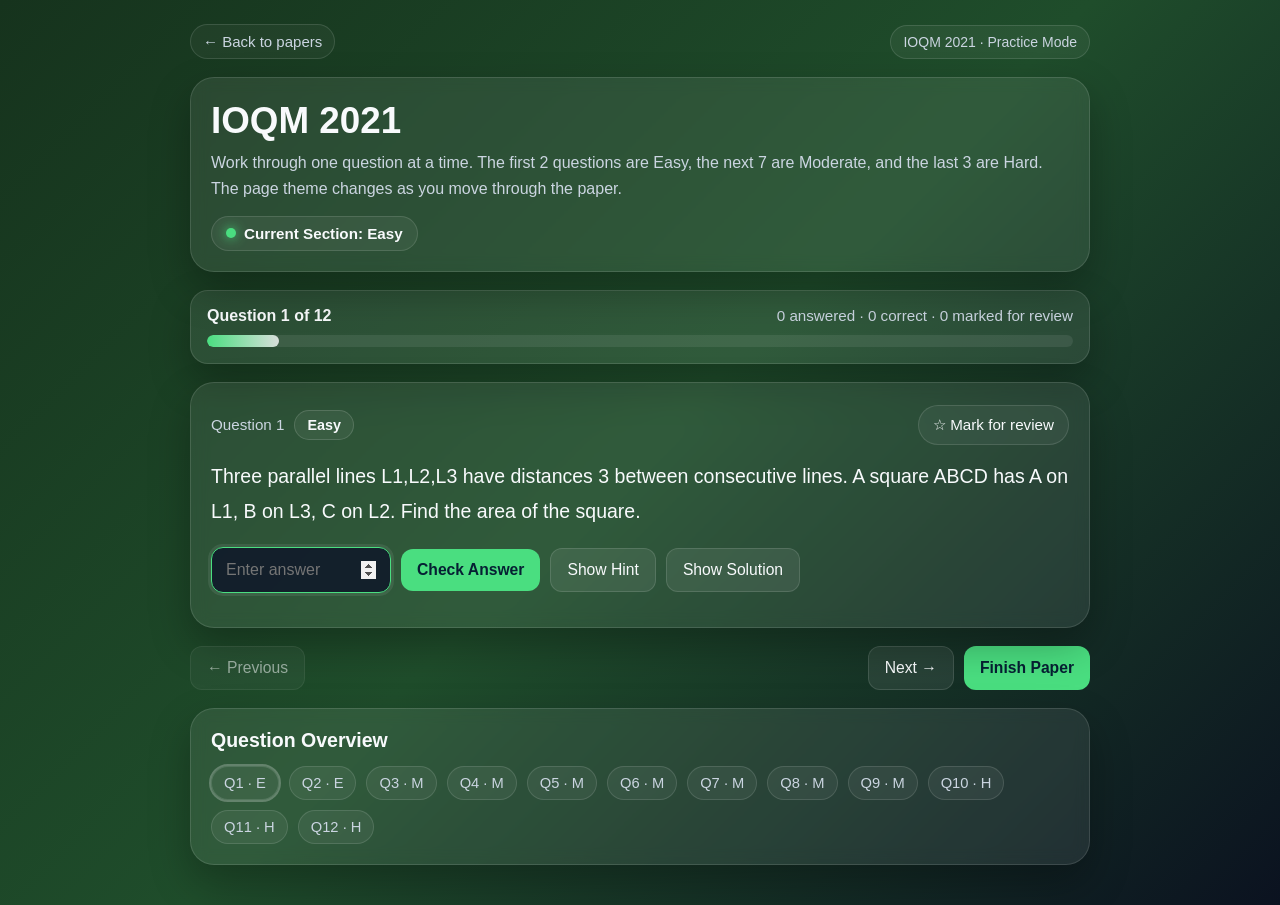
<file: 2021.html>
<!DOCTYPE html>
<html lang="en">
<head>
  <meta charset="UTF-8" />
  <meta name="viewport" content="width=device-width, initial-scale=1.0" />
  <title>IOQM 2025 Mixed Difficulty</title>
  <style>
    :root {
      --bg1: #0f172a;
      --bg2: #1e293b;
      --card: rgba(255, 255, 255, 0.08);
      --text: #f8fafc;
      --muted: #cbd5e1;
      --accent: #38bdf8;
      --success-bg: rgba(34, 197, 94, 0.16);
      --success-text: #bbf7d0;
      --error-bg: rgba(239, 68, 68, 0.16);
      --error-text: #fecaca;
      --hint-bg: rgba(250, 204, 21, 0.13);
      --hint-text: #fde68a;
      --solution-bg: rgba(59, 130, 246, 0.14);
      --solution-text: #dbeafe;
      --border: rgba(255, 255, 255, 0.12);
      --shadow: 0 18px 40px rgba(0, 0, 0, 0.28);
      --radius: 18px;

      --easy-bg1: #16331d;
      --easy-bg2: #1f4d2b;
      --easy-accent: #4ade80;

      --moderate-bg1: #3b2a10;
      --moderate-bg2: #5a3a12;
      --moderate-accent: #fbbf24;

      --hard-bg1: #3b1111;
      --hard-bg2: #5a1717;
      --hard-accent: #f87171;
    }

    * {
      box-sizing: border-box;
    }

    html, body {
      margin: 0;
      padding: 0;
      min-height: 100%;
      font-family: Arial, Helvetica, sans-serif;
      color: var(--text);
      transition: background 0.45s ease;
    }

    body.easy-mode {
      background: linear-gradient(135deg, var(--easy-bg1), var(--easy-bg2), #0b1220);
      --accent: var(--easy-accent);
    }

    body.moderate-mode {
      background: linear-gradient(135deg, var(--moderate-bg1), var(--moderate-bg2), #0b1220);
      --accent: var(--moderate-accent);
    }

    body.hard-mode {
      background: linear-gradient(135deg, var(--hard-bg1), var(--hard-bg2), #0b1220);
      --accent: var(--hard-accent);
    }

    body {
      padding: 24px 14px 40px;
    }

    .app {
      max-width: 900px;
      margin: 0 auto;
    }

    .topbar {
      display: flex;
      justify-content: space-between;
      align-items: center;
      gap: 12px;
      flex-wrap: wrap;
      margin-bottom: 18px;
    }

    .back-link {
      color: var(--muted);
      text-decoration: none;
      font-size: 15px;
      padding: 8px 12px;
      border: 1px solid var(--border);
      border-radius: 999px;
      background: rgba(255, 255, 255, 0.04);
    }

    .back-link:hover {
      color: var(--text);
      border-color: rgba(255, 255, 255, 0.25);
    }

    .paper-tag {
      color: var(--muted);
      font-size: 14px;
      background: rgba(255, 255, 255, 0.05);
      border: 1px solid var(--border);
      padding: 8px 12px;
      border-radius: 999px;
    }

    .hero {
      background: var(--card);
      border: 1px solid var(--border);
      border-radius: 24px;
      box-shadow: var(--shadow);
      padding: 22px 20px 20px;
      margin-bottom: 18px;
      backdrop-filter: blur(8px);
    }

    .hero h1 {
      margin: 0 0 8px;
      font-size: clamp(1.7rem, 3vw, 2.3rem);
      line-height: 1.15;
    }

    .hero p {
      margin: 0;
      color: var(--muted);
      font-size: 1rem;
      line-height: 1.6;
    }

    .difficulty-banner {
      display: inline-flex;
      align-items: center;
      gap: 8px;
      margin-top: 14px;
      padding: 8px 14px;
      border-radius: 999px;
      border: 1px solid var(--border);
      background: rgba(255, 255, 255, 0.06);
      font-weight: 700;
      font-size: 0.95rem;
    }

    .difficulty-dot {
      width: 10px;
      height: 10px;
      border-radius: 50%;
      background: var(--accent);
      box-shadow: 0 0 12px var(--accent);
    }

    .progress-card {
      background: var(--card);
      border: 1px solid var(--border);
      border-radius: var(--radius);
      box-shadow: var(--shadow);
      padding: 16px;
      margin-bottom: 18px;
    }

    .progress-head {
      display: flex;
      justify-content: space-between;
      gap: 10px;
      align-items: center;
      margin-bottom: 10px;
      flex-wrap: wrap;
    }

    .progress-head strong {
      font-size: 1rem;
    }

    .progress-text {
      color: var(--muted);
      font-size: 0.95rem;
    }

    .progress-bar {
      width: 100%;
      height: 12px;
      background: rgba(255, 255, 255, 0.08);
      border-radius: 999px;
      overflow: hidden;
    }

    .progress-fill {
      height: 100%;
      width: 0%;
      background: linear-gradient(90deg, var(--accent), rgba(255,255,255,0.8));
      border-radius: 999px;
      transition: width 0.25s ease;
    }

    .question-card {
      background: var(--card);
      border: 1px solid var(--border);
      border-radius: 24px;
      box-shadow: var(--shadow);
      padding: 22px 20px;
      margin-bottom: 18px;
      backdrop-filter: blur(8px);
    }

    .question-meta {
      display: flex;
      justify-content: space-between;
      align-items: center;
      gap: 12px;
      flex-wrap: wrap;
      margin-bottom: 14px;
    }

    .question-number {
      font-size: 0.95rem;
      color: var(--muted);
    }

    .question-difficulty {
      display: inline-flex;
      align-items: center;
      gap: 8px;
      padding: 6px 12px;
      border-radius: 999px;
      font-size: 0.9rem;
      font-weight: 700;
      border: 1px solid rgba(255,255,255,0.14);
      background: rgba(255,255,255,0.06);
    }

    .review-btn {
      border: 1px solid var(--border);
      background: rgba(255, 255, 255, 0.05);
      color: var(--text);
      padding: 10px 14px;
      border-radius: 999px;
      cursor: pointer;
      font-size: 0.95rem;
    }

    .review-btn.active {
      background: rgba(250, 204, 21, 0.18);
      color: #fde68a;
      border-color: rgba(250, 204, 21, 0.35);
    }

    .question-text {
      font-size: clamp(1.08rem, 2vw, 1.22rem);
      line-height: 1.8;
      margin: 0 0 18px;
    }

    .answer-row {
      display: flex;
      gap: 10px;
      flex-wrap: wrap;
      align-items: center;
      margin-bottom: 12px;
    }

    .answer-input {
      width: 180px;
      max-width: 100%;
      padding: 13px 14px;
      font-size: 1rem;
      border-radius: 12px;
      border: 1px solid rgba(255, 255, 255, 0.18);
      background: rgba(15, 23, 42, 0.85);
      color: var(--text);
      outline: none;
    }

    .answer-input:focus {
      border-color: var(--accent);
      box-shadow: 0 0 0 3px rgba(255, 255, 255, 0.08);
    }

    .btn {
      border: none;
      border-radius: 12px;
      padding: 12px 16px;
      font-size: 0.98rem;
      cursor: pointer;
      transition: transform 0.15s ease, opacity 0.15s ease, background 0.15s ease;
    }

    .btn:hover {
      transform: translateY(-1px);
    }

    .btn:disabled {
      opacity: 0.55;
      cursor: not-allowed;
      transform: none;
    }

    .btn-primary {
      background: var(--accent);
      color: #062033;
      font-weight: 700;
    }

    .btn-secondary {
      background: rgba(255, 255, 255, 0.08);
      color: var(--text);
      border: 1px solid var(--border);
    }

    .feedback,
    .hint-box,
    .solution-box {
      display: none;
      border-radius: 14px;
      padding: 14px 15px;
      margin-top: 12px;
      line-height: 1.65;
      font-size: 0.98rem;
    }

    .feedback.success {
      display: block;
      background: var(--success-bg);
      color: var(--success-text);
      border: 1px solid rgba(34, 197, 94, 0.28);
    }

    .feedback.error {
      display: block;
      background: var(--error-bg);
      color: var(--error-text);
      border: 1px solid rgba(239, 68, 68, 0.28);
    }

    .hint-box.visible {
      display: block;
      background: var(--hint-bg);
      color: var(--hint-text);
      border: 1px solid rgba(250, 204, 21, 0.28);
    }

    .solution-box.visible {
      display: block;
      background: var(--solution-bg);
      color: var(--solution-text);
      border: 1px solid rgba(59, 130, 246, 0.28);
    }

    .nav-row {
      display: flex;
      justify-content: space-between;
      gap: 12px;
      flex-wrap: wrap;
      margin-bottom: 18px;
    }

    .nav-row .left,
    .nav-row .right {
      display: flex;
      gap: 10px;
      flex-wrap: wrap;
    }

    .overview-card,
    .summary-card {
      background: var(--card);
      border: 1px solid var(--border);
      border-radius: 24px;
      box-shadow: var(--shadow);
      padding: 20px;
      backdrop-filter: blur(8px);
    }

    .overview-card h2,
    .summary-card h2 {
      margin: 0 0 14px;
      font-size: 1.22rem;
    }

    .chips {
      display: flex;
      gap: 10px;
      flex-wrap: wrap;
    }

    .chip {
      border-radius: 999px;
      padding: 8px 12px;
      font-size: 0.92rem;
      background: rgba(255, 255, 255, 0.07);
      border: 1px solid var(--border);
      color: var(--text);
    }

    .chip.active {
      outline: 2px solid rgba(255, 255, 255, 0.25);
    }

    .chip.review {
      background: rgba(250, 204, 21, 0.16);
      color: #fde68a;
    }

    .chip.correct {
      background: rgba(34, 197, 94, 0.16);
      color: #bbf7d0;
    }

    .chip.incorrect {
      background: rgba(239, 68, 68, 0.16);
      color: #fecaca;
    }

    .chip.unanswered {
      background: rgba(255, 255, 255, 0.06);
      color: var(--muted);
    }

    .chip button {
      all: unset;
      cursor: pointer;
    }

    .summary-card {
      display: none;
      margin-top: 18px;
    }

    .summary-card.visible {
      display: block;
    }

    .summary-grid {
      display: grid;
      grid-template-columns: repeat(auto-fit, minmax(160px, 1fr));
      gap: 12px;
      margin: 16px 0 18px;
    }

    .summary-stat {
      background: rgba(255, 255, 255, 0.06);
      border: 1px solid var(--border);
      border-radius: 16px;
      padding: 14px;
    }

    .summary-stat .label {
      color: var(--muted);
      font-size: 0.92rem;
      margin-bottom: 6px;
    }

    .summary-stat .value {
      font-size: 1.5rem;
      font-weight: 700;
    }

    .summary-actions {
      display: flex;
      gap: 10px;
      flex-wrap: wrap;
    }

    .small-note {
      color: var(--muted);
      font-size: 0.93rem;
      line-height: 1.6;
    }

    @media (max-width: 640px) {
      body {
        padding: 14px 10px 28px;
      }

      .hero,
      .progress-card,
      .question-card,
      .overview-card,
      .summary-card {
        padding: 16px;
        border-radius: 18px;
      }

      .answer-row {
        flex-direction: column;
        align-items: stretch;
      }

      .answer-input {
        width: 100%;
      }

      .btn {
        width: 100%;
      }

      .nav-row {
        flex-direction: column;
      }

      .nav-row .left,
      .nav-row .right {
        width: 100%;
      }

      .nav-row .left .btn,
      .nav-row .right .btn {
        width: 100%;
      }
    }
  </style>
</head>
<body class="easy-mode">
  <div class="app">
    <div class="topbar">
      <a class="back-link" href="index.html">← Back to papers</a>
      <div class="paper-tag">IOQM 2021 · Practice Mode</div>
    </div>

    <section class="hero">
      <h1>IOQM 2021</h1>
      <p>
        Work through one question at a time. The first 2 questions are Easy, the next 7 are Moderate,
        and the last 3 are Hard. The page theme changes as you move through the paper.
      </p>
      <div class="difficulty-banner" id="difficulty-banner">
        <span class="difficulty-dot"></span>
        <span id="difficulty-banner-text">Current Section: Easy</span>
      </div>
    </section>

    <section class="progress-card">
      <div class="progress-head">
        <strong id="progress-label">Question 1 of 10</strong>
        <div class="progress-text" id="status-label">0 answered · 0 correct · 0 marked for review</div>
      </div>
      <div class="progress-bar">
        <div class="progress-fill" id="progress-fill"></div>
      </div>
    </section>

    <section class="question-card">
      <div class="question-meta">
        <div style="display:flex; gap:10px; align-items:center; flex-wrap:wrap;">
          <div class="question-number" id="question-number">Question 1</div>
          <div class="question-difficulty" id="question-difficulty">Easy</div>
        </div>
        <button class="review-btn" id="review-btn" type="button">☆ Mark for review</button>
      </div>

      <p class="question-text" id="question-text"></p>

      <div class="answer-row">
        <input
          id="answer-input"
          class="answer-input"
          type="number"
          min="0"
          max="99"
          placeholder="Enter answer"
          inputmode="numeric"
        />
        <button class="btn btn-primary" id="check-btn" type="button">Check Answer</button>
        <button class="btn btn-secondary" id="hint-btn" type="button">Show Hint</button>
        <button class="btn btn-secondary" id="solution-btn" type="button">Show Solution</button>
      </div>

      <div id="feedback" class="feedback"></div>
      <div id="hint-box" class="hint-box"></div>
      <div id="solution-box" class="solution-box"></div>
    </section>

    <div class="nav-row">
      <div class="left">
        <button class="btn btn-secondary" id="prev-btn" type="button">← Previous</button>
      </div>
      <div class="right">
        <button class="btn btn-secondary" id="next-btn" type="button">Next →</button>
        <button class="btn btn-primary" id="finish-btn" type="button">Finish Paper</button>
      </div>
    </div>

    <section class="overview-card">
      <h2>Question Overview</h2>
      <div class="chips" id="question-chips"></div>
    </section>

    <section class="summary-card" id="summary-card">
      <h2>Session Summary</h2>
      <div class="small-note">
        This summary is based on the answers you checked on this device. You can retry the whole set or continue reviewing any question.
      </div>

      <div class="summary-grid">
        <div class="summary-stat">
          <div class="label">Total Questions</div>
          <div class="value" id="summary-total">0</div>
        </div>
        <div class="summary-stat">
          <div class="label">Answered</div>
          <div class="value" id="summary-answered">0</div>
        </div>
        <div class="summary-stat">
          <div class="label">Correct</div>
          <div class="value" id="summary-correct">0</div>
        </div>
        <div class="summary-stat">
          <div class="label">Marked for Review</div>
          <div class="value" id="summary-review">0</div>
        </div>
      </div>

      <div class="summary-actions">
        <button class="btn btn-secondary" id="hide-summary-btn" type="button">Hide Summary</button>
        <button class="btn btn-primary" id="reset-btn" type="button">Reset Progress</button>
      </div>
    </section>
  </div>

  <script>
    const STORAGE_KEY = "ioqm_2025_mixed_progress_v1";

    const questions = [
{
  q: "Three parallel lines L1,L2,L3 have distances 3 between consecutive lines. A square ABCD has A on L1, B on L3, C on L2. Find the area of the square.",
  a: 36,
  hint: "Use vertical distances and square geometry.",
  difficulty: "Easy"
},
{
  q: "Numbers 1 to 101 are colored red or blue. Largest blue equals number of blue numbers and smallest red equals half number of red numbers. How many red numbers?",
  a: 50,
  hint: "Let number of blue be b and red be r.",
  difficulty: "Easy"
},

{
  q: "Triangles with prime sides in arithmetic progression. For the smallest such triangle find α/L where α is largest angle and L perimeter.",
  a: 3,
  hint: "Smallest primes in AP form 3,5,7.",
  difficulty: "Moderate"
},
{
  q: "Six digit numbers using digits a,b,c (distinct). Given total sum find largest remainder when abc divided by 100.",
  a: 99,
  hint: "Use digit contribution symmetry.",
  difficulty: "Moderate"
},
{
  q: "Parallelogram ABCD with longer side twice shorter. Internal angle bisectors form XYZW with area 10. Find area ABCD.",
  a: 40,
  hint: "Angle bisector parallelogram scaling.",
  difficulty: "Moderate"
},
{
  q: "Given x²+y²=49, y²+yz+z²=36 and x²+√3xz+z²=25. If 2xy+√3yz+zx=p√q find p+q.",
  a: 10,
  hint: "Square and combine equations.",
  difficulty: "Moderate"
},
{
  q: "Number of non-decreasing maps f:{1,2,3}→{1,2,3,4,5}.",
  a: 35,
  hint: "Stars and bars.",
  difficulty: "Moderate"
},
{
  q: "Given nested floor expressions involving √N equal to 4 find digit sum of N.",
  a: 13,
  hint: "Work interval by interval.",
  difficulty: "Moderate"
},
{
  q: "Points defined recursively Pn. Find area of quadrilateral P96,P97,P98,P99.",
  a: 5,
  hint: "Transformation is rotation and scaling.",
  difficulty: "Moderate"
},

{
  q: "Polynomial P with integer coefficients satisfies P(√7+√5)=2(√7−√5). Find P(2).",
  a: 4,
  hint: "Use conjugates.",
  difficulty: "Hard"
},
{
  q: "Four married couples sit alternating men and women on circle, no spouses adjacent. Number of ways?",
  a: 2,
  hint: "Arrange women first then men.",
  difficulty: "Hard"
},
{
  q: "On 12×12 board find least N such that any placement guarantees 7 non-attacking rooks.",
  a: 73,
  hint: "Use pigeonhole principle and Erdős–Ko–Rado style bound.",
  difficulty: "Hard"
},
    ];

    let currentIndex = 0;
    let state = {
      currentIndex: 0,
      answers: Array(questions.length).fill(""),
      checked: Array(questions.length).fill(false),
      correct: Array(questions.length).fill(false),
      feedbackShown: Array(questions.length).fill(""),
      hintOpened: Array(questions.length).fill(false),
      solutionOpened: Array(questions.length).fill(false),
      reviewMarked: Array(questions.length).fill(false)
    };

    const els = {
      progressLabel: document.getElementById("progress-label"),
      statusLabel: document.getElementById("status-label"),
      progressFill: document.getElementById("progress-fill"),
      questionNumber: document.getElementById("question-number"),
      questionDifficulty: document.getElementById("question-difficulty"),
      difficultyBannerText: document.getElementById("difficulty-banner-text"),
      reviewBtn: document.getElementById("review-btn"),
      questionText: document.getElementById("question-text"),
      answerInput: document.getElementById("answer-input"),
      checkBtn: document.getElementById("check-btn"),
      hintBtn: document.getElementById("hint-btn"),
      solutionBtn: document.getElementById("solution-btn"),
      feedback: document.getElementById("feedback"),
      hintBox: document.getElementById("hint-box"),
      solutionBox: document.getElementById("solution-box"),
      prevBtn: document.getElementById("prev-btn"),
      nextBtn: document.getElementById("next-btn"),
      finishBtn: document.getElementById("finish-btn"),
      questionChips: document.getElementById("question-chips"),
      summaryCard: document.getElementById("summary-card"),
      summaryTotal: document.getElementById("summary-total"),
      summaryAnswered: document.getElementById("summary-answered"),
      summaryCorrect: document.getElementById("summary-correct"),
      summaryReview: document.getElementById("summary-review"),
      hideSummaryBtn: document.getElementById("hide-summary-btn"),
      resetBtn: document.getElementById("reset-btn")
    };

    function getDifficulty(index) {
      return questions[index].difficulty;
    }

    function applyDifficultyTheme(index) {
      const difficulty = getDifficulty(index);
      document.body.classList.remove("easy-mode", "moderate-mode", "hard-mode");

      if (difficulty === "Easy") {
        document.body.classList.add("easy-mode");
      } else if (difficulty === "Moderate") {
        document.body.classList.add("moderate-mode");
      } else {
        document.body.classList.add("hard-mode");
      }

      els.questionDifficulty.textContent = difficulty;
      els.difficultyBannerText.textContent = `Current Section: ${difficulty}`;
    }

    function saveState() {
      localStorage.setItem(STORAGE_KEY, JSON.stringify(state));
    }

    function loadState() {
      const raw = localStorage.getItem(STORAGE_KEY);
      if (!raw) return;
      try {
        const parsed = JSON.parse(raw);
        if (
          parsed &&
          Array.isArray(parsed.answers) &&
          parsed.answers.length === questions.length
        ) {
          state = parsed;
          currentIndex = Number.isInteger(state.currentIndex) ? state.currentIndex : 0;
          if (currentIndex < 0 || currentIndex >= questions.length) currentIndex = 0;
        }
      } catch (e) {
        console.error("Could not load saved progress:", e);
      }
    }

    function countAnswered() {
      return state.answers.filter(v => String(v).trim() !== "").length;
    }

    function countCorrect() {
      return state.correct.filter(Boolean).length;
    }

    function countReview() {
      return state.reviewMarked.filter(Boolean).length;
    }

    function setFeedback(type, text) {
      els.feedback.className = "feedback";
      if (!type || !text) {
        els.feedback.textContent = "";
        els.feedback.style.display = "none";
        return;
      }
      els.feedback.textContent = text;
      els.feedback.classList.add(type);
      els.feedback.style.display = "block";
    }

    function renderProgress() {
      const answered = countAnswered();
      const correct = countCorrect();
      const review = countReview();

      els.progressLabel.textContent = `Question ${currentIndex + 1} of ${questions.length}`;
      els.statusLabel.textContent = `${answered} answered · ${correct} correct · ${review} marked for review`;
      els.progressFill.style.width = `${((currentIndex + 1) / questions.length) * 100}%`;
    }

    function renderQuestion() {
      const q = questions[currentIndex];

      els.questionNumber.textContent = `Question ${currentIndex + 1}`;
      els.questionText.textContent = q.q;
      els.answerInput.value = state.answers[currentIndex];
      els.answerInput.focus();

      els.reviewBtn.classList.toggle("active", state.reviewMarked[currentIndex]);
      els.reviewBtn.textContent = state.reviewMarked[currentIndex]
        ? "★ Marked for review"
        : "☆ Mark for review";

      const feedbackType = state.feedbackShown[currentIndex];
      if (feedbackType === "success") {
        setFeedback("success", "✅ Correct — nice work.");
      } else if (feedbackType === "error") {
        setFeedback("error", "❌ Not quite. Try once more, or open the hint.");
      } else {
        setFeedback("", "");
      }

      els.hintBox.textContent = `Hint: ${q.hint}`;
      els.hintBox.classList.toggle("visible", state.hintOpened[currentIndex]);
      els.hintBtn.textContent = state.hintOpened[currentIndex] ? "Hide Hint" : "Show Hint";

      els.solutionBox.textContent = `Solution: ${q.a}`;
      els.solutionBox.classList.toggle("visible", state.solutionOpened[currentIndex]);
      els.solutionBtn.textContent = state.solutionOpened[currentIndex] ? "Hide Solution" : "Show Solution";

      els.prevBtn.disabled = currentIndex === 0;
      els.nextBtn.disabled = currentIndex === questions.length - 1;

      applyDifficultyTheme(currentIndex);
      renderProgress();
      renderOverview();
      saveState();
    }

    function renderOverview() {
      els.questionChips.innerHTML = "";

      questions.forEach((q, i) => {
        const chip = document.createElement("div");
        chip.className = "chip";

        if (state.reviewMarked[i]) chip.classList.add("review");
        else if (state.checked[i] && state.correct[i]) chip.classList.add("correct");
        else if (state.checked[i] && !state.correct[i]) chip.classList.add("incorrect");
        else chip.classList.add("unanswered");

        if (i === currentIndex) chip.classList.add("active");

        const button = document.createElement("button");
        button.type = "button";

        const label =
          q.difficulty === "Easy" ? "E" :
          q.difficulty === "Moderate" ? "M" : "H";

        button.textContent = `Q${i + 1} · ${label}`;
        button.addEventListener("click", () => {
          currentIndex = i;
          state.currentIndex = currentIndex;
          renderQuestion();
        });

        chip.appendChild(button);
        els.questionChips.appendChild(chip);
      });
    }

    function checkAnswer() {
      const raw = els.answerInput.value.trim();

      if (raw === "") {
        setFeedback("error", "Please enter a non-negative integer less than 100.");
        return;
      }

      const val = Number(raw);

      if (!Number.isInteger(val) || val < 0 || val >= 100) {
        setFeedback("error", "Please enter a non-negative integer less than 100.");
        return;
      }

      state.answers[currentIndex] = String(val);
      state.checked[currentIndex] = true;

      if (val === questions[currentIndex].a) {
        state.correct[currentIndex] = true;
        state.feedbackShown[currentIndex] = "success";
        setFeedback("success", "✅ Correct — nice work.");
      } else {
        state.correct[currentIndex] = false;
        state.feedbackShown[currentIndex] = "error";
        setFeedback("error", "❌ Not quite. Try once more, or open the hint.");
      }

      saveState();
      renderProgress();
      renderOverview();
    }

    function toggleHint() {
      state.hintOpened[currentIndex] = !state.hintOpened[currentIndex];
      renderQuestion();
    }

    function toggleSolution() {
      state.solutionOpened[currentIndex] = !state.solutionOpened[currentIndex];
      renderQuestion();
    }

    function toggleReview() {
      state.reviewMarked[currentIndex] = !state.reviewMarked[currentIndex];
      renderQuestion();
    }

    function goPrev() {
      if (currentIndex > 0) {
        currentIndex--;
        state.currentIndex = currentIndex;
        renderQuestion();
      }
    }

    function goNext() {
      if (currentIndex < questions.length - 1) {
        currentIndex++;
        state.currentIndex = currentIndex;
        renderQuestion();
      }
    }

    function showSummary() {
      els.summaryTotal.textContent = questions.length;
      els.summaryAnswered.textContent = countAnswered();
      els.summaryCorrect.textContent = countCorrect();
      els.summaryReview.textContent = countReview();
      els.summaryCard.classList.add("visible");
      els.summaryCard.scrollIntoView({ behavior: "smooth", block: "start" });
    }

    function hideSummary() {
      els.summaryCard.classList.remove("visible");
    }

    function resetProgress() {
      const confirmed = confirm("Reset all saved progress for this paper?");
      if (!confirmed) return;

      state = {
        currentIndex: 0,
        answers: Array(questions.length).fill(""),
        checked: Array(questions.length).fill(false),
        correct: Array(questions.length).fill(false),
        feedbackShown: Array(questions.length).fill(""),
        hintOpened: Array(questions.length).fill(false),
        solutionOpened: Array(questions.length).fill(false),
        reviewMarked: Array(questions.length).fill(false)
      };

      currentIndex = 0;
      saveState();
      hideSummary();
      renderQuestion();
    }

    els.checkBtn.addEventListener("click", checkAnswer);
    els.hintBtn.addEventListener("click", toggleHint);
    els.solutionBtn.addEventListener("click", toggleSolution);
    els.reviewBtn.addEventListener("click", toggleReview);
    els.prevBtn.addEventListener("click", goPrev);
    els.nextBtn.addEventListener("click", goNext);
    els.finishBtn.addEventListener("click", showSummary);
    els.hideSummaryBtn.addEventListener("click", hideSummary);
    els.resetBtn.addEventListener("click", resetProgress);

    els.answerInput.addEventListener("input", () => {
      state.answers[currentIndex] = els.answerInput.value;
      state.currentIndex = currentIndex;
      saveState();
    });

    els.answerInput.addEventListener("keydown", (e) => {
      if (e.key === "Enter") {
        checkAnswer();
      }
    });

    loadState();
    renderQuestion();
  </script>
</body>
</html>
</file>
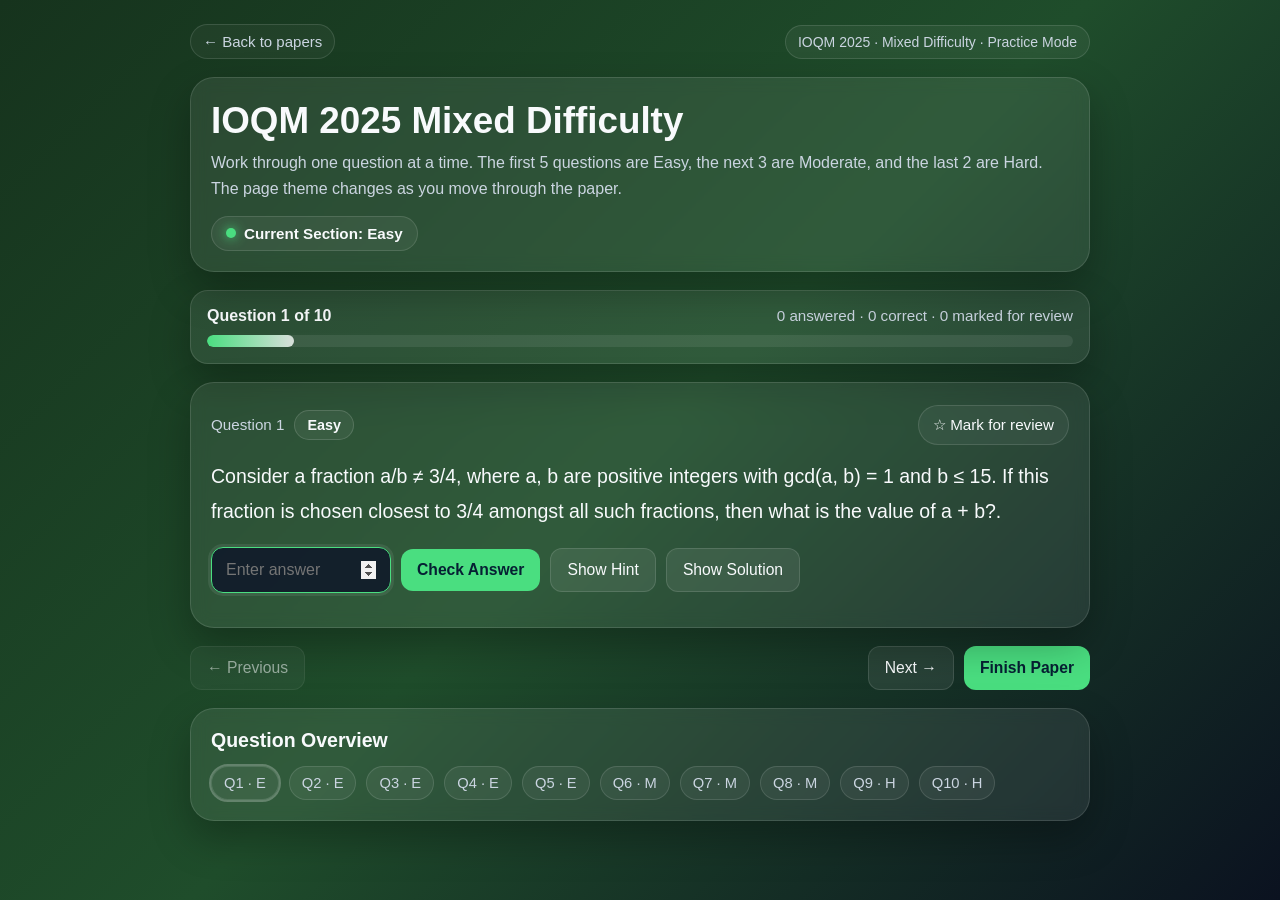
<file: 2025.html>
<!DOCTYPE html>
<html lang="en">
<head>
  <meta charset="UTF-8" />
  <meta name="viewport" content="width=device-width, initial-scale=1.0" />
  <title>IOQM 2025 Mixed Difficulty</title>
  <style>
    :root {
      --bg1: #0f172a;
      --bg2: #1e293b;
      --card: rgba(255, 255, 255, 0.08);
      --text: #f8fafc;
      --muted: #cbd5e1;
      --accent: #38bdf8;
      --success-bg: rgba(34, 197, 94, 0.16);
      --success-text: #bbf7d0;
      --error-bg: rgba(239, 68, 68, 0.16);
      --error-text: #fecaca;
      --hint-bg: rgba(250, 204, 21, 0.13);
      --hint-text: #fde68a;
      --solution-bg: rgba(59, 130, 246, 0.14);
      --solution-text: #dbeafe;
      --border: rgba(255, 255, 255, 0.12);
      --shadow: 0 18px 40px rgba(0, 0, 0, 0.28);
      --radius: 18px;

      --easy-bg1: #16331d;
      --easy-bg2: #1f4d2b;
      --easy-accent: #4ade80;

      --moderate-bg1: #3b2a10;
      --moderate-bg2: #5a3a12;
      --moderate-accent: #fbbf24;

      --hard-bg1: #3b1111;
      --hard-bg2: #5a1717;
      --hard-accent: #f87171;
    }

    * {
      box-sizing: border-box;
    }

    html, body {
      margin: 0;
      padding: 0;
      min-height: 100%;
      font-family: Arial, Helvetica, sans-serif;
      color: var(--text);
      transition: background 0.45s ease;
    }

    body.easy-mode {
      background: linear-gradient(135deg, var(--easy-bg1), var(--easy-bg2), #0b1220);
      --accent: var(--easy-accent);
    }

    body.moderate-mode {
      background: linear-gradient(135deg, var(--moderate-bg1), var(--moderate-bg2), #0b1220);
      --accent: var(--moderate-accent);
    }

    body.hard-mode {
      background: linear-gradient(135deg, var(--hard-bg1), var(--hard-bg2), #0b1220);
      --accent: var(--hard-accent);
    }

    body {
      padding: 24px 14px 40px;
    }

    .app {
      max-width: 900px;
      margin: 0 auto;
    }

    .topbar {
      display: flex;
      justify-content: space-between;
      align-items: center;
      gap: 12px;
      flex-wrap: wrap;
      margin-bottom: 18px;
    }

    .back-link {
      color: var(--muted);
      text-decoration: none;
      font-size: 15px;
      padding: 8px 12px;
      border: 1px solid var(--border);
      border-radius: 999px;
      background: rgba(255, 255, 255, 0.04);
    }

    .back-link:hover {
      color: var(--text);
      border-color: rgba(255, 255, 255, 0.25);
    }

    .paper-tag {
      color: var(--muted);
      font-size: 14px;
      background: rgba(255, 255, 255, 0.05);
      border: 1px solid var(--border);
      padding: 8px 12px;
      border-radius: 999px;
    }

    .hero {
      background: var(--card);
      border: 1px solid var(--border);
      border-radius: 24px;
      box-shadow: var(--shadow);
      padding: 22px 20px 20px;
      margin-bottom: 18px;
      backdrop-filter: blur(8px);
    }

    .hero h1 {
      margin: 0 0 8px;
      font-size: clamp(1.7rem, 3vw, 2.3rem);
      line-height: 1.15;
    }

    .hero p {
      margin: 0;
      color: var(--muted);
      font-size: 1rem;
      line-height: 1.6;
    }

    .difficulty-banner {
      display: inline-flex;
      align-items: center;
      gap: 8px;
      margin-top: 14px;
      padding: 8px 14px;
      border-radius: 999px;
      border: 1px solid var(--border);
      background: rgba(255, 255, 255, 0.06);
      font-weight: 700;
      font-size: 0.95rem;
    }

    .difficulty-dot {
      width: 10px;
      height: 10px;
      border-radius: 50%;
      background: var(--accent);
      box-shadow: 0 0 12px var(--accent);
    }

    .progress-card {
      background: var(--card);
      border: 1px solid var(--border);
      border-radius: var(--radius);
      box-shadow: var(--shadow);
      padding: 16px;
      margin-bottom: 18px;
    }

    .progress-head {
      display: flex;
      justify-content: space-between;
      gap: 10px;
      align-items: center;
      margin-bottom: 10px;
      flex-wrap: wrap;
    }

    .progress-head strong {
      font-size: 1rem;
    }

    .progress-text {
      color: var(--muted);
      font-size: 0.95rem;
    }

    .progress-bar {
      width: 100%;
      height: 12px;
      background: rgba(255, 255, 255, 0.08);
      border-radius: 999px;
      overflow: hidden;
    }

    .progress-fill {
      height: 100%;
      width: 0%;
      background: linear-gradient(90deg, var(--accent), rgba(255,255,255,0.8));
      border-radius: 999px;
      transition: width 0.25s ease;
    }

    .question-card {
      background: var(--card);
      border: 1px solid var(--border);
      border-radius: 24px;
      box-shadow: var(--shadow);
      padding: 22px 20px;
      margin-bottom: 18px;
      backdrop-filter: blur(8px);
    }

    .question-meta {
      display: flex;
      justify-content: space-between;
      align-items: center;
      gap: 12px;
      flex-wrap: wrap;
      margin-bottom: 14px;
    }

    .question-number {
      font-size: 0.95rem;
      color: var(--muted);
    }

    .question-difficulty {
      display: inline-flex;
      align-items: center;
      gap: 8px;
      padding: 6px 12px;
      border-radius: 999px;
      font-size: 0.9rem;
      font-weight: 700;
      border: 1px solid rgba(255,255,255,0.14);
      background: rgba(255,255,255,0.06);
    }

    .review-btn {
      border: 1px solid var(--border);
      background: rgba(255, 255, 255, 0.05);
      color: var(--text);
      padding: 10px 14px;
      border-radius: 999px;
      cursor: pointer;
      font-size: 0.95rem;
    }

    .review-btn.active {
      background: rgba(250, 204, 21, 0.18);
      color: #fde68a;
      border-color: rgba(250, 204, 21, 0.35);
    }

    .question-text {
      font-size: clamp(1.08rem, 2vw, 1.22rem);
      line-height: 1.8;
      margin: 0 0 18px;
    }

    .answer-row {
      display: flex;
      gap: 10px;
      flex-wrap: wrap;
      align-items: center;
      margin-bottom: 12px;
    }

    .answer-input {
      width: 180px;
      max-width: 100%;
      padding: 13px 14px;
      font-size: 1rem;
      border-radius: 12px;
      border: 1px solid rgba(255, 255, 255, 0.18);
      background: rgba(15, 23, 42, 0.85);
      color: var(--text);
      outline: none;
    }

    .answer-input:focus {
      border-color: var(--accent);
      box-shadow: 0 0 0 3px rgba(255, 255, 255, 0.08);
    }

    .btn {
      border: none;
      border-radius: 12px;
      padding: 12px 16px;
      font-size: 0.98rem;
      cursor: pointer;
      transition: transform 0.15s ease, opacity 0.15s ease, background 0.15s ease;
    }

    .btn:hover {
      transform: translateY(-1px);
    }

    .btn:disabled {
      opacity: 0.55;
      cursor: not-allowed;
      transform: none;
    }

    .btn-primary {
      background: var(--accent);
      color: #062033;
      font-weight: 700;
    }

    .btn-secondary {
      background: rgba(255, 255, 255, 0.08);
      color: var(--text);
      border: 1px solid var(--border);
    }

    .feedback,
    .hint-box,
    .solution-box {
      display: none;
      border-radius: 14px;
      padding: 14px 15px;
      margin-top: 12px;
      line-height: 1.65;
      font-size: 0.98rem;
    }

    .feedback.success {
      display: block;
      background: var(--success-bg);
      color: var(--success-text);
      border: 1px solid rgba(34, 197, 94, 0.28);
    }

    .feedback.error {
      display: block;
      background: var(--error-bg);
      color: var(--error-text);
      border: 1px solid rgba(239, 68, 68, 0.28);
    }

    .hint-box.visible {
      display: block;
      background: var(--hint-bg);
      color: var(--hint-text);
      border: 1px solid rgba(250, 204, 21, 0.28);
    }

    .solution-box.visible {
      display: block;
      background: var(--solution-bg);
      color: var(--solution-text);
      border: 1px solid rgba(59, 130, 246, 0.28);
    }

    .nav-row {
      display: flex;
      justify-content: space-between;
      gap: 12px;
      flex-wrap: wrap;
      margin-bottom: 18px;
    }

    .nav-row .left,
    .nav-row .right {
      display: flex;
      gap: 10px;
      flex-wrap: wrap;
    }

    .overview-card,
    .summary-card {
      background: var(--card);
      border: 1px solid var(--border);
      border-radius: 24px;
      box-shadow: var(--shadow);
      padding: 20px;
      backdrop-filter: blur(8px);
    }

    .overview-card h2,
    .summary-card h2 {
      margin: 0 0 14px;
      font-size: 1.22rem;
    }

    .chips {
      display: flex;
      gap: 10px;
      flex-wrap: wrap;
    }

    .chip {
      border-radius: 999px;
      padding: 8px 12px;
      font-size: 0.92rem;
      background: rgba(255, 255, 255, 0.07);
      border: 1px solid var(--border);
      color: var(--text);
    }

    .chip.active {
      outline: 2px solid rgba(255, 255, 255, 0.25);
    }

    .chip.review {
      background: rgba(250, 204, 21, 0.16);
      color: #fde68a;
    }

    .chip.correct {
      background: rgba(34, 197, 94, 0.16);
      color: #bbf7d0;
    }

    .chip.incorrect {
      background: rgba(239, 68, 68, 0.16);
      color: #fecaca;
    }

    .chip.unanswered {
      background: rgba(255, 255, 255, 0.06);
      color: var(--muted);
    }

    .chip button {
      all: unset;
      cursor: pointer;
    }

    .summary-card {
      display: none;
      margin-top: 18px;
    }

    .summary-card.visible {
      display: block;
    }

    .summary-grid {
      display: grid;
      grid-template-columns: repeat(auto-fit, minmax(160px, 1fr));
      gap: 12px;
      margin: 16px 0 18px;
    }

    .summary-stat {
      background: rgba(255, 255, 255, 0.06);
      border: 1px solid var(--border);
      border-radius: 16px;
      padding: 14px;
    }

    .summary-stat .label {
      color: var(--muted);
      font-size: 0.92rem;
      margin-bottom: 6px;
    }

    .summary-stat .value {
      font-size: 1.5rem;
      font-weight: 700;
    }

    .summary-actions {
      display: flex;
      gap: 10px;
      flex-wrap: wrap;
    }

    .small-note {
      color: var(--muted);
      font-size: 0.93rem;
      line-height: 1.6;
    }

    @media (max-width: 640px) {
      body {
        padding: 14px 10px 28px;
      }

      .hero,
      .progress-card,
      .question-card,
      .overview-card,
      .summary-card {
        padding: 16px;
        border-radius: 18px;
      }

      .answer-row {
        flex-direction: column;
        align-items: stretch;
      }

      .answer-input {
        width: 100%;
      }

      .btn {
        width: 100%;
      }

      .nav-row {
        flex-direction: column;
      }

      .nav-row .left,
      .nav-row .right {
        width: 100%;
      }

      .nav-row .left .btn,
      .nav-row .right .btn {
        width: 100%;
      }
    }
  </style>
</head>
<body class="easy-mode">
  <div class="app">
    <div class="topbar">
      <a class="back-link" href="index.html">← Back to papers</a>
      <div class="paper-tag">IOQM 2025 · Mixed Difficulty · Practice Mode</div>
    </div>

    <section class="hero">
      <h1>IOQM 2025 Mixed Difficulty</h1>
      <p>
        Work through one question at a time. The first 5 questions are Easy, the next 3 are Moderate,
        and the last 2 are Hard. The page theme changes as you move through the paper.
      </p>
      <div class="difficulty-banner" id="difficulty-banner">
        <span class="difficulty-dot"></span>
        <span id="difficulty-banner-text">Current Section: Easy</span>
      </div>
    </section>

    <section class="progress-card">
      <div class="progress-head">
        <strong id="progress-label">Question 1 of 10</strong>
        <div class="progress-text" id="status-label">0 answered · 0 correct · 0 marked for review</div>
      </div>
      <div class="progress-bar">
        <div class="progress-fill" id="progress-fill"></div>
      </div>
    </section>

    <section class="question-card">
      <div class="question-meta">
        <div style="display:flex; gap:10px; align-items:center; flex-wrap:wrap;">
          <div class="question-number" id="question-number">Question 1</div>
          <div class="question-difficulty" id="question-difficulty">Easy</div>
        </div>
        <button class="review-btn" id="review-btn" type="button">☆ Mark for review</button>
      </div>

      <p class="question-text" id="question-text"></p>

      <div class="answer-row">
        <input
          id="answer-input"
          class="answer-input"
          type="number"
          min="0"
          max="99"
          placeholder="Enter answer"
          inputmode="numeric"
        />
        <button class="btn btn-primary" id="check-btn" type="button">Check Answer</button>
        <button class="btn btn-secondary" id="hint-btn" type="button">Show Hint</button>
        <button class="btn btn-secondary" id="solution-btn" type="button">Show Solution</button>
      </div>

      <div id="feedback" class="feedback"></div>
      <div id="hint-box" class="hint-box"></div>
      <div id="solution-box" class="solution-box"></div>
    </section>

    <div class="nav-row">
      <div class="left">
        <button class="btn btn-secondary" id="prev-btn" type="button">← Previous</button>
      </div>
      <div class="right">
        <button class="btn btn-secondary" id="next-btn" type="button">Next →</button>
        <button class="btn btn-primary" id="finish-btn" type="button">Finish Paper</button>
      </div>
    </div>

    <section class="overview-card">
      <h2>Question Overview</h2>
      <div class="chips" id="question-chips"></div>
    </section>

    <section class="summary-card" id="summary-card">
      <h2>Session Summary</h2>
      <div class="small-note">
        This summary is based on the answers you checked on this device. You can retry the whole set or continue reviewing any question.
      </div>

      <div class="summary-grid">
        <div class="summary-stat">
          <div class="label">Total Questions</div>
          <div class="value" id="summary-total">0</div>
        </div>
        <div class="summary-stat">
          <div class="label">Answered</div>
          <div class="value" id="summary-answered">0</div>
        </div>
        <div class="summary-stat">
          <div class="label">Correct</div>
          <div class="value" id="summary-correct">0</div>
        </div>
        <div class="summary-stat">
          <div class="label">Marked for Review</div>
          <div class="value" id="summary-review">0</div>
        </div>
      </div>

      <div class="summary-actions">
        <button class="btn btn-secondary" id="hide-summary-btn" type="button">Hide Summary</button>
        <button class="btn btn-primary" id="reset-btn" type="button">Reset Progress</button>
      </div>
    </section>
  </div>

  <script>
    const STORAGE_KEY = "ioqm_2025_mixed_progress_v1";

    const questions = [
      {
        q: "Consider a fraction a/b ≠ 3/4, where a, b are positive integers with gcd(a, b) = 1 and b ≤ 15. If this fraction is chosen closest to 3/4 amongst all such fractions, then what is the value of a + b?.",
        a: 61,
        hint: "Look at fractions with denominator at most 15 that are nearest to 3/4, and compare the distance carefully.",
        difficulty: "Easy"
      },
      {
        q: "Consider five-digit positive integers of the form abcab that are divisible by the two digit number ab but not divisible by 13. What is the largest possible sum of the digits of such a number?",
        a: 33,
        hint: "Treat ab as a 2-digit number and use divisibility on abcab written in expanded form.",
        difficulty: "Easy"
      },
      {
        q: "Three sides of a quadrilateral are a = 4√3, b = 9 and c = √3. The sides a and b enclose an angle of 30°, and the sides b and c enclose an angle of 90°. If the acute angle between the diagonals is x°, what is the value of x?",
        a: 60,
        hint: "Place the quadrilateral on coordinates and compute the slopes or direction vectors of the diagonals.",
        difficulty: "Easy"
      },
      {
        q: "How many isosceles integer-sided triangles are there with perimeter 23?",
        a: 6,
        hint: "Write the sides as a, a, b with 2a + b = 23, then use the triangle inequality.",
        difficulty: "Easy"
      },
      {
        q: "How many 3-digit numbers abc in base 10 are there with a ≠ 0 and c = a + b?",
        a: 45,
        hint: "Since c is a digit, a + b must be at most 9. Count valid pairs (a, b).",
        difficulty: "Easy"
      },
      {
        q: "The age of a person in 2025 is a perfect square. His age was also a perfect square in 2012. His age will be a perfect cube m years after 2025. Determine the smallest value of m.",
        a: 15,
        hint: "The ages in 2012 and 2025 differ by 13. Find perfect squares differing by 13, then move forward to the next perfect cube.",
        difficulty: "Moderate"
      },
      {
        q: "The sum of two real numbers is a positive integer n and the sum of their squares is n + 1012. Find the maximum possible value of n.",
        a: 46,
        hint: "If x + y = n, then x² + y² is minimized when x = y = n/2. Use that inequality.",
        difficulty: "Moderate"
      },
      {
        q: "A quadrilateral has four vertices A, B, C, D. We colour each vertex red, blue, green, or yellow so that every side of the quadrilateral and the diagonal AC have endpoints of different colours. In how many ways can this be done?",
        a: 48,
        hint: "Choose a colour for A first. Then C must differ from A, and B and D must avoid the colours at their adjacent endpoints.",
        difficulty: "Moderate"
      },
      {
        q: "Four sides and a diagonal of a quadrilateral are of lengths 10, 20, 28, 50, 75, not necessarily in that order. Which among them is the only possible length of the diagonal?",
        a: 28,
        hint: "A diagonal splits the quadrilateral into two triangles. Test possible diagonal choices using triangle inequalities.",
        difficulty: "Hard"
      },
      {
        q: "The height and base radius of a closed right circular cylinder are positive integers and its total surface area is numerically equal to its volume. If its volume is kπ where k is a positive integer, what is the smallest possible value of k?",
        a: 54,
        hint: "Set πr²h = 2πr² + 2πrh, simplify, and search positive integer solutions systematically.",
        difficulty: "Hard"
      }
    ];

    let currentIndex = 0;
    let state = {
      currentIndex: 0,
      answers: Array(questions.length).fill(""),
      checked: Array(questions.length).fill(false),
      correct: Array(questions.length).fill(false),
      feedbackShown: Array(questions.length).fill(""),
      hintOpened: Array(questions.length).fill(false),
      solutionOpened: Array(questions.length).fill(false),
      reviewMarked: Array(questions.length).fill(false)
    };

    const els = {
      progressLabel: document.getElementById("progress-label"),
      statusLabel: document.getElementById("status-label"),
      progressFill: document.getElementById("progress-fill"),
      questionNumber: document.getElementById("question-number"),
      questionDifficulty: document.getElementById("question-difficulty"),
      difficultyBannerText: document.getElementById("difficulty-banner-text"),
      reviewBtn: document.getElementById("review-btn"),
      questionText: document.getElementById("question-text"),
      answerInput: document.getElementById("answer-input"),
      checkBtn: document.getElementById("check-btn"),
      hintBtn: document.getElementById("hint-btn"),
      solutionBtn: document.getElementById("solution-btn"),
      feedback: document.getElementById("feedback"),
      hintBox: document.getElementById("hint-box"),
      solutionBox: document.getElementById("solution-box"),
      prevBtn: document.getElementById("prev-btn"),
      nextBtn: document.getElementById("next-btn"),
      finishBtn: document.getElementById("finish-btn"),
      questionChips: document.getElementById("question-chips"),
      summaryCard: document.getElementById("summary-card"),
      summaryTotal: document.getElementById("summary-total"),
      summaryAnswered: document.getElementById("summary-answered"),
      summaryCorrect: document.getElementById("summary-correct"),
      summaryReview: document.getElementById("summary-review"),
      hideSummaryBtn: document.getElementById("hide-summary-btn"),
      resetBtn: document.getElementById("reset-btn")
    };

    function getDifficulty(index) {
      return questions[index].difficulty;
    }

    function applyDifficultyTheme(index) {
      const difficulty = getDifficulty(index);
      document.body.classList.remove("easy-mode", "moderate-mode", "hard-mode");

      if (difficulty === "Easy") {
        document.body.classList.add("easy-mode");
      } else if (difficulty === "Moderate") {
        document.body.classList.add("moderate-mode");
      } else {
        document.body.classList.add("hard-mode");
      }

      els.questionDifficulty.textContent = difficulty;
      els.difficultyBannerText.textContent = `Current Section: ${difficulty}`;
    }

    function saveState() {
      localStorage.setItem(STORAGE_KEY, JSON.stringify(state));
    }

    function loadState() {
      const raw = localStorage.getItem(STORAGE_KEY);
      if (!raw) return;
      try {
        const parsed = JSON.parse(raw);
        if (
          parsed &&
          Array.isArray(parsed.answers) &&
          parsed.answers.length === questions.length
        ) {
          state = parsed;
          currentIndex = Number.isInteger(state.currentIndex) ? state.currentIndex : 0;
          if (currentIndex < 0 || currentIndex >= questions.length) currentIndex = 0;
        }
      } catch (e) {
        console.error("Could not load saved progress:", e);
      }
    }

    function countAnswered() {
      return state.answers.filter(v => String(v).trim() !== "").length;
    }

    function countCorrect() {
      return state.correct.filter(Boolean).length;
    }

    function countReview() {
      return state.reviewMarked.filter(Boolean).length;
    }

    function setFeedback(type, text) {
      els.feedback.className = "feedback";
      if (!type || !text) {
        els.feedback.textContent = "";
        els.feedback.style.display = "none";
        return;
      }
      els.feedback.textContent = text;
      els.feedback.classList.add(type);
      els.feedback.style.display = "block";
    }

    function renderProgress() {
      const answered = countAnswered();
      const correct = countCorrect();
      const review = countReview();

      els.progressLabel.textContent = `Question ${currentIndex + 1} of ${questions.length}`;
      els.statusLabel.textContent = `${answered} answered · ${correct} correct · ${review} marked for review`;
      els.progressFill.style.width = `${((currentIndex + 1) / questions.length) * 100}%`;
    }

    function renderQuestion() {
      const q = questions[currentIndex];

      els.questionNumber.textContent = `Question ${currentIndex + 1}`;
      els.questionText.textContent = q.q;
      els.answerInput.value = state.answers[currentIndex];
      els.answerInput.focus();

      els.reviewBtn.classList.toggle("active", state.reviewMarked[currentIndex]);
      els.reviewBtn.textContent = state.reviewMarked[currentIndex]
        ? "★ Marked for review"
        : "☆ Mark for review";

      const feedbackType = state.feedbackShown[currentIndex];
      if (feedbackType === "success") {
        setFeedback("success", "✅ Correct — nice work.");
      } else if (feedbackType === "error") {
        setFeedback("error", "❌ Not quite. Try once more, or open the hint.");
      } else {
        setFeedback("", "");
      }

      els.hintBox.textContent = `Hint: ${q.hint}`;
      els.hintBox.classList.toggle("visible", state.hintOpened[currentIndex]);
      els.hintBtn.textContent = state.hintOpened[currentIndex] ? "Hide Hint" : "Show Hint";

      els.solutionBox.textContent = `Solution: ${q.a}`;
      els.solutionBox.classList.toggle("visible", state.solutionOpened[currentIndex]);
      els.solutionBtn.textContent = state.solutionOpened[currentIndex] ? "Hide Solution" : "Show Solution";

      els.prevBtn.disabled = currentIndex === 0;
      els.nextBtn.disabled = currentIndex === questions.length - 1;

      applyDifficultyTheme(currentIndex);
      renderProgress();
      renderOverview();
      saveState();
    }

    function renderOverview() {
      els.questionChips.innerHTML = "";

      questions.forEach((q, i) => {
        const chip = document.createElement("div");
        chip.className = "chip";

        if (state.reviewMarked[i]) chip.classList.add("review");
        else if (state.checked[i] && state.correct[i]) chip.classList.add("correct");
        else if (state.checked[i] && !state.correct[i]) chip.classList.add("incorrect");
        else chip.classList.add("unanswered");

        if (i === currentIndex) chip.classList.add("active");

        const button = document.createElement("button");
        button.type = "button";

        const label =
          q.difficulty === "Easy" ? "E" :
          q.difficulty === "Moderate" ? "M" : "H";

        button.textContent = `Q${i + 1} · ${label}`;
        button.addEventListener("click", () => {
          currentIndex = i;
          state.currentIndex = currentIndex;
          renderQuestion();
        });

        chip.appendChild(button);
        els.questionChips.appendChild(chip);
      });
    }

    function checkAnswer() {
      const raw = els.answerInput.value.trim();

      if (raw === "") {
        setFeedback("error", "Please enter a non-negative integer less than 100.");
        return;
      }

      const val = Number(raw);

      if (!Number.isInteger(val) || val < 0 || val >= 100) {
        setFeedback("error", "Please enter a non-negative integer less than 100.");
        return;
      }

      state.answers[currentIndex] = String(val);
      state.checked[currentIndex] = true;

      if (val === questions[currentIndex].a) {
        state.correct[currentIndex] = true;
        state.feedbackShown[currentIndex] = "success";
        setFeedback("success", "✅ Correct — nice work.");
      } else {
        state.correct[currentIndex] = false;
        state.feedbackShown[currentIndex] = "error";
        setFeedback("error", "❌ Not quite. Try once more, or open the hint.");
      }

      saveState();
      renderProgress();
      renderOverview();
    }

    function toggleHint() {
      state.hintOpened[currentIndex] = !state.hintOpened[currentIndex];
      renderQuestion();
    }

    function toggleSolution() {
      state.solutionOpened[currentIndex] = !state.solutionOpened[currentIndex];
      renderQuestion();
    }

    function toggleReview() {
      state.reviewMarked[currentIndex] = !state.reviewMarked[currentIndex];
      renderQuestion();
    }

    function goPrev() {
      if (currentIndex > 0) {
        currentIndex--;
        state.currentIndex = currentIndex;
        renderQuestion();
      }
    }

    function goNext() {
      if (currentIndex < questions.length - 1) {
        currentIndex++;
        state.currentIndex = currentIndex;
        renderQuestion();
      }
    }

    function showSummary() {
      els.summaryTotal.textContent = questions.length;
      els.summaryAnswered.textContent = countAnswered();
      els.summaryCorrect.textContent = countCorrect();
      els.summaryReview.textContent = countReview();
      els.summaryCard.classList.add("visible");
      els.summaryCard.scrollIntoView({ behavior: "smooth", block: "start" });
    }

    function hideSummary() {
      els.summaryCard.classList.remove("visible");
    }

    function resetProgress() {
      const confirmed = confirm("Reset all saved progress for this paper?");
      if (!confirmed) return;

      state = {
        currentIndex: 0,
        answers: Array(questions.length).fill(""),
        checked: Array(questions.length).fill(false),
        correct: Array(questions.length).fill(false),
        feedbackShown: Array(questions.length).fill(""),
        hintOpened: Array(questions.length).fill(false),
        solutionOpened: Array(questions.length).fill(false),
        reviewMarked: Array(questions.length).fill(false)
      };

      currentIndex = 0;
      saveState();
      hideSummary();
      renderQuestion();
    }

    els.checkBtn.addEventListener("click", checkAnswer);
    els.hintBtn.addEventListener("click", toggleHint);
    els.solutionBtn.addEventListener("click", toggleSolution);
    els.reviewBtn.addEventListener("click", toggleReview);
    els.prevBtn.addEventListener("click", goPrev);
    els.nextBtn.addEventListener("click", goNext);
    els.finishBtn.addEventListener("click", showSummary);
    els.hideSummaryBtn.addEventListener("click", hideSummary);
    els.resetBtn.addEventListener("click", resetProgress);

    els.answerInput.addEventListener("input", () => {
      state.answers[currentIndex] = els.answerInput.value;
      state.currentIndex = currentIndex;
      saveState();
    });

    els.answerInput.addEventListener("keydown", (e) => {
      if (e.key === "Enter") {
        checkAnswer();
      }
    });

    loadState();
    renderQuestion();
  </script>
</body>
</html>
</file>
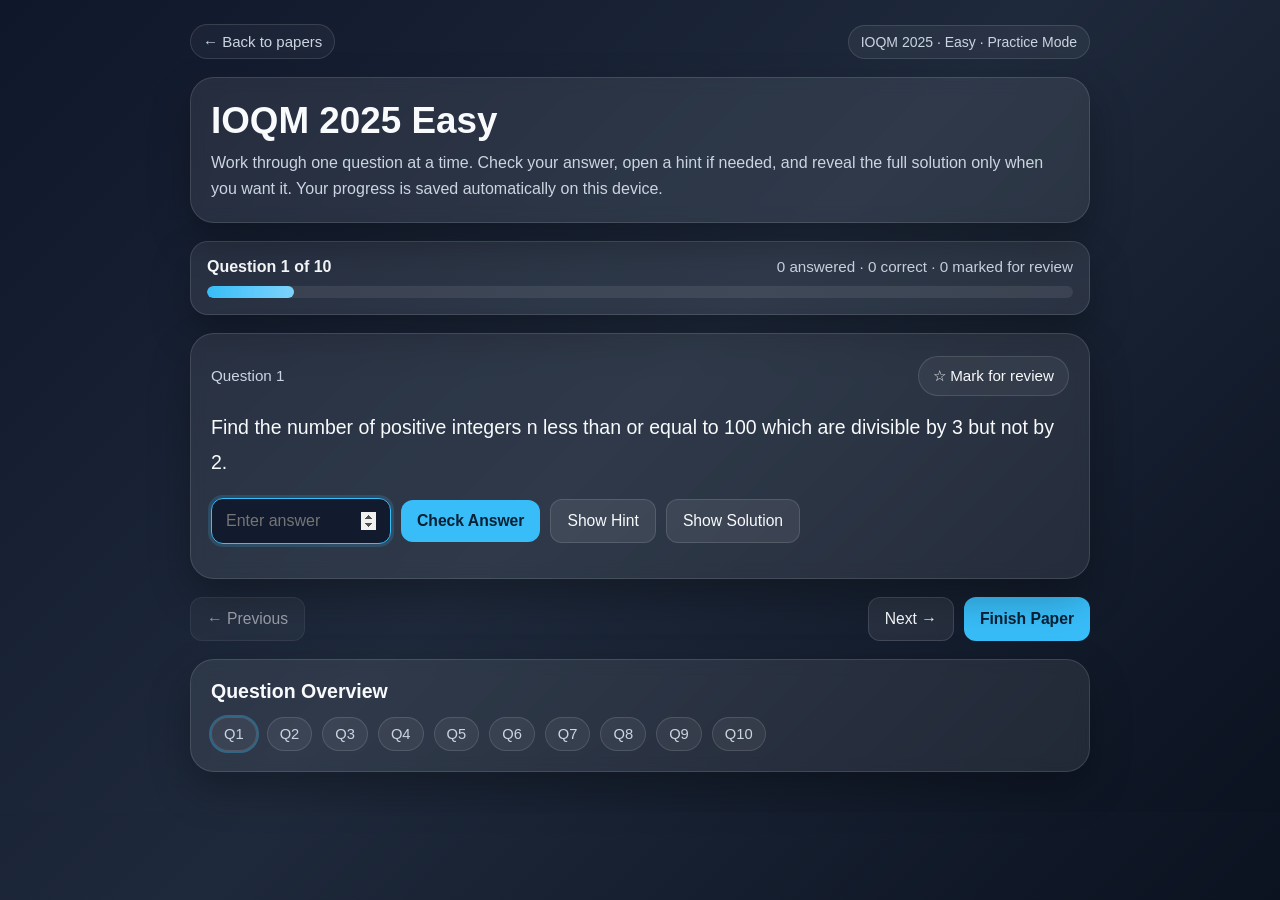
<file: 2025_easy.html>
<!DOCTYPE html>
<html lang="en">
<head>
  <meta charset="UTF-8" />
  <meta name="viewport" content="width=device-width, initial-scale=1.0" />
  <title>IOQM 2025 Easy</title>
  <style>
    :root {
      --bg1: #0f172a;
      --bg2: #1e293b;
      --card: rgba(255, 255, 255, 0.08);
      --card-solid: #111827;
      --text: #f8fafc;
      --muted: #cbd5e1;
      --accent: #38bdf8;
      --accent-dark: #0ea5e9;
      --success-bg: rgba(34, 197, 94, 0.16);
      --success-text: #bbf7d0;
      --error-bg: rgba(239, 68, 68, 0.16);
      --error-text: #fecaca;
      --hint-bg: rgba(250, 204, 21, 0.13);
      --hint-text: #fde68a;
      --solution-bg: rgba(59, 130, 246, 0.14);
      --solution-text: #dbeafe;
      --border: rgba(255, 255, 255, 0.12);
      --shadow: 0 18px 40px rgba(0, 0, 0, 0.28);
      --radius: 18px;
    }

    * {
      box-sizing: border-box;
    }

    html, body {
      margin: 0;
      padding: 0;
      min-height: 100%;
      font-family: Arial, Helvetica, sans-serif;
      color: var(--text);
      background: linear-gradient(135deg, var(--bg1), var(--bg2), #0b1220);
    }

    body {
      padding: 24px 14px 40px;
    }

    .app {
      max-width: 900px;
      margin: 0 auto;
    }

    .topbar {
      display: flex;
      justify-content: space-between;
      align-items: center;
      gap: 12px;
      flex-wrap: wrap;
      margin-bottom: 18px;
    }

    .back-link {
      color: var(--muted);
      text-decoration: none;
      font-size: 15px;
      padding: 8px 12px;
      border: 1px solid var(--border);
      border-radius: 999px;
      background: rgba(255, 255, 255, 0.04);
    }

    .back-link:hover {
      color: var(--text);
      border-color: rgba(255, 255, 255, 0.25);
    }

    .paper-tag {
      color: var(--muted);
      font-size: 14px;
      background: rgba(255, 255, 255, 0.05);
      border: 1px solid var(--border);
      padding: 8px 12px;
      border-radius: 999px;
    }

    .hero {
      background: var(--card);
      border: 1px solid var(--border);
      border-radius: 24px;
      box-shadow: var(--shadow);
      padding: 22px 20px 20px;
      margin-bottom: 18px;
      backdrop-filter: blur(8px);
    }

    .hero h1 {
      margin: 0 0 8px;
      font-size: clamp(1.7rem, 3vw, 2.3rem);
      line-height: 1.15;
    }

    .hero p {
      margin: 0;
      color: var(--muted);
      font-size: 1rem;
      line-height: 1.6;
    }

    .progress-card {
      background: var(--card);
      border: 1px solid var(--border);
      border-radius: var(--radius);
      box-shadow: var(--shadow);
      padding: 16px;
      margin-bottom: 18px;
    }

    .progress-head {
      display: flex;
      justify-content: space-between;
      gap: 10px;
      align-items: center;
      margin-bottom: 10px;
      flex-wrap: wrap;
    }

    .progress-head strong {
      font-size: 1rem;
    }

    .progress-text {
      color: var(--muted);
      font-size: 0.95rem;
    }

    .progress-bar {
      width: 100%;
      height: 12px;
      background: rgba(255, 255, 255, 0.08);
      border-radius: 999px;
      overflow: hidden;
    }

    .progress-fill {
      height: 100%;
      width: 0%;
      background: linear-gradient(90deg, var(--accent), #7dd3fc);
      border-radius: 999px;
      transition: width 0.25s ease;
    }

    .question-card {
      background: var(--card);
      border: 1px solid var(--border);
      border-radius: 24px;
      box-shadow: var(--shadow);
      padding: 22px 20px;
      margin-bottom: 18px;
      backdrop-filter: blur(8px);
    }

    .question-meta {
      display: flex;
      justify-content: space-between;
      align-items: center;
      gap: 12px;
      flex-wrap: wrap;
      margin-bottom: 14px;
    }

    .question-number {
      font-size: 0.95rem;
      color: var(--muted);
    }

    .review-btn {
      border: 1px solid var(--border);
      background: rgba(255, 255, 255, 0.05);
      color: var(--text);
      padding: 10px 14px;
      border-radius: 999px;
      cursor: pointer;
      font-size: 0.95rem;
    }

    .review-btn.active {
      background: rgba(250, 204, 21, 0.18);
      color: #fde68a;
      border-color: rgba(250, 204, 21, 0.35);
    }

    .question-text {
      font-size: clamp(1.08rem, 2vw, 1.22rem);
      line-height: 1.8;
      margin: 0 0 18px;
    }

    .answer-row {
      display: flex;
      gap: 10px;
      flex-wrap: wrap;
      align-items: center;
      margin-bottom: 12px;
    }

    .answer-input {
      width: 180px;
      max-width: 100%;
      padding: 13px 14px;
      font-size: 1rem;
      border-radius: 12px;
      border: 1px solid rgba(255, 255, 255, 0.18);
      background: rgba(15, 23, 42, 0.85);
      color: var(--text);
      outline: none;
    }

    .answer-input:focus {
      border-color: var(--accent);
      box-shadow: 0 0 0 3px rgba(56, 189, 248, 0.18);
    }

    .btn {
      border: none;
      border-radius: 12px;
      padding: 12px 16px;
      font-size: 0.98rem;
      cursor: pointer;
      transition: transform 0.15s ease, opacity 0.15s ease, background 0.15s ease;
    }

    .btn:hover {
      transform: translateY(-1px);
    }

    .btn:disabled {
      opacity: 0.55;
      cursor: not-allowed;
      transform: none;
    }

    .btn-primary {
      background: var(--accent);
      color: #062033;
      font-weight: 700;
    }

    .btn-primary:hover {
      background: #67d2fb;
    }

    .btn-secondary {
      background: rgba(255, 255, 255, 0.08);
      color: var(--text);
      border: 1px solid var(--border);
    }

    .btn-secondary:hover {
      background: rgba(255, 255, 255, 0.12);
    }

    .feedback,
    .hint-box,
    .solution-box {
      display: none;
      border-radius: 14px;
      padding: 14px 15px;
      margin-top: 12px;
      line-height: 1.65;
      font-size: 0.98rem;
    }

    .feedback.success {
      display: block;
      background: var(--success-bg);
      color: var(--success-text);
      border: 1px solid rgba(34, 197, 94, 0.28);
    }

    .feedback.error {
      display: block;
      background: var(--error-bg);
      color: var(--error-text);
      border: 1px solid rgba(239, 68, 68, 0.28);
    }

    .hint-box.visible {
      display: block;
      background: var(--hint-bg);
      color: var(--hint-text);
      border: 1px solid rgba(250, 204, 21, 0.28);
    }

    .solution-box.visible {
      display: block;
      background: var(--solution-bg);
      color: var(--solution-text);
      border: 1px solid rgba(59, 130, 246, 0.28);
    }

    .nav-row {
      display: flex;
      justify-content: space-between;
      gap: 12px;
      flex-wrap: wrap;
      margin-bottom: 18px;
    }

    .nav-row .left,
    .nav-row .right {
      display: flex;
      gap: 10px;
      flex-wrap: wrap;
    }

    .overview-card,
    .summary-card {
      background: var(--card);
      border: 1px solid var(--border);
      border-radius: 24px;
      box-shadow: var(--shadow);
      padding: 20px;
      backdrop-filter: blur(8px);
    }

    .overview-card h2,
    .summary-card h2 {
      margin: 0 0 14px;
      font-size: 1.22rem;
    }

    .chips {
      display: flex;
      gap: 10px;
      flex-wrap: wrap;
    }

    .chip {
      border-radius: 999px;
      padding: 8px 12px;
      font-size: 0.92rem;
      background: rgba(255, 255, 255, 0.07);
      border: 1px solid var(--border);
      color: var(--text);
    }

    .chip.active {
      outline: 2px solid rgba(56, 189, 248, 0.35);
    }

    .chip.review {
      background: rgba(250, 204, 21, 0.16);
      color: #fde68a;
    }

    .chip.correct {
      background: rgba(34, 197, 94, 0.16);
      color: #bbf7d0;
    }

    .chip.incorrect {
      background: rgba(239, 68, 68, 0.16);
      color: #fecaca;
    }

    .chip.unanswered {
      background: rgba(255, 255, 255, 0.06);
      color: var(--muted);
    }

    .chip button {
      all: unset;
      cursor: pointer;
    }

    .summary-card {
      display: none;
      margin-top: 18px;
    }

    .summary-card.visible {
      display: block;
    }

    .summary-grid {
      display: grid;
      grid-template-columns: repeat(auto-fit, minmax(160px, 1fr));
      gap: 12px;
      margin: 16px 0 18px;
    }

    .summary-stat {
      background: rgba(255, 255, 255, 0.06);
      border: 1px solid var(--border);
      border-radius: 16px;
      padding: 14px;
    }

    .summary-stat .label {
      color: var(--muted);
      font-size: 0.92rem;
      margin-bottom: 6px;
    }

    .summary-stat .value {
      font-size: 1.5rem;
      font-weight: 700;
    }

    .summary-actions {
      display: flex;
      gap: 10px;
      flex-wrap: wrap;
    }

    .small-note {
      color: var(--muted);
      font-size: 0.93rem;
      line-height: 1.6;
    }

    @media (max-width: 640px) {
      body {
        padding: 14px 10px 28px;
      }

      .hero,
      .progress-card,
      .question-card,
      .overview-card,
      .summary-card {
        padding: 16px;
        border-radius: 18px;
      }

      .answer-row {
        flex-direction: column;
        align-items: stretch;
      }

      .answer-input {
        width: 100%;
      }

      .btn {
        width: 100%;
      }

      .nav-row {
        flex-direction: column;
      }

      .nav-row .left,
      .nav-row .right {
        width: 100%;
      }

      .nav-row .left .btn,
      .nav-row .right .btn {
        width: 100%;
      }
    }
  </style>
</head>
<body>
  <div class="app">
    <div class="topbar">
      <a class="back-link" href="index.html">← Back to papers</a>
      <div class="paper-tag">IOQM 2025 · Easy · Practice Mode</div>
    </div>

    <section class="hero">
      <h1>IOQM 2025 Easy</h1>
      <p>
        Work through one question at a time. Check your answer, open a hint if needed,
        and reveal the full solution only when you want it. Your progress is saved automatically on this device.
      </p>
    </section>

    <section class="progress-card">
      <div class="progress-head">
        <strong id="progress-label">Question 1 of 10</strong>
        <div class="progress-text" id="status-label">0 answered · 0 correct · 0 marked for review</div>
      </div>
      <div class="progress-bar">
        <div class="progress-fill" id="progress-fill"></div>
      </div>
    </section>

    <section class="question-card">
      <div class="question-meta">
        <div class="question-number" id="question-number">Question 1</div>
        <button class="review-btn" id="review-btn" type="button">☆ Mark for review</button>
      </div>

      <p class="question-text" id="question-text"></p>

      <div class="answer-row">
        <input
          id="answer-input"
          class="answer-input"
          type="number"
          min="0"
          max="99"
          placeholder="Enter answer"
          inputmode="numeric"
        />
        <button class="btn btn-primary" id="check-btn" type="button">Check Answer</button>
        <button class="btn btn-secondary" id="hint-btn" type="button">Show Hint</button>
        <button class="btn btn-secondary" id="solution-btn" type="button">Show Solution</button>
      </div>

      <div id="feedback" class="feedback"></div>
      <div id="hint-box" class="hint-box"></div>
      <div id="solution-box" class="solution-box"></div>
    </section>

    <div class="nav-row">
      <div class="left">
        <button class="btn btn-secondary" id="prev-btn" type="button">← Previous</button>
      </div>
      <div class="right">
        <button class="btn btn-secondary" id="next-btn" type="button">Next →</button>
        <button class="btn btn-primary" id="finish-btn" type="button">Finish Paper</button>
      </div>
    </div>

    <section class="overview-card">
      <h2>Question Overview</h2>
      <div class="chips" id="question-chips"></div>
    </section>

    <section class="summary-card" id="summary-card">
      <h2>Session Summary</h2>
      <div class="small-note">
        This summary is based on the answers you checked on this device. You can retry the whole paper or continue reviewing any question.
      </div>

      <div class="summary-grid">
        <div class="summary-stat">
          <div class="label">Total Questions</div>
          <div class="value" id="summary-total">0</div>
        </div>
        <div class="summary-stat">
          <div class="label">Answered</div>
          <div class="value" id="summary-answered">0</div>
        </div>
        <div class="summary-stat">
          <div class="label">Correct</div>
          <div class="value" id="summary-correct">0</div>
        </div>
        <div class="summary-stat">
          <div class="label">Marked for Review</div>
          <div class="value" id="summary-review">0</div>
        </div>
      </div>

      <div class="summary-actions">
        <button class="btn btn-secondary" id="hide-summary-btn" type="button">Hide Summary</button>
        <button class="btn btn-primary" id="reset-btn" type="button">Reset Progress</button>
      </div>
    </section>
  </div>

  <script>
    const STORAGE_KEY = "ioqm_2025_easy_progress_v1";

    const questions = [
      {
        q: "Find the number of positive integers n less than or equal to 100 which are divisible by 3 but not by 2.",
        a: 17,
        hint: "Count the multiples of 3 up to 100 first, then remove those that are also divisible by 2."
      },
      {
        q: "If 60% of a number x is 40, then what is x% of 60?",
        a: 40,
        hint: "First find x from 60% of x = 40. Then evaluate x% of 60."
      },
      {
        q: "The area of an integer-sided rectangle is 20. What is the minimum possible value of its perimeter?",
        a: 18,
        hint: "List the integer factor pairs of 20 and compare the perimeters."
      },
      {
        q: "How many isosceles integer-sided triangles are there with perimeter 23?",
        a: 6,
        hint: "Write the sides as a, a, b with 2a + b = 23, then use the triangle inequality."
      },
      {
        q: "How many 3-digit numbers abc in base 10 are there with a ≠ 0 and c = a + b?",
        a: 45,
        hint: "Since c is a digit, a + b must be at most 9. Count pairs (a, b) with a from 1 to 9."
      },
      {
        q: "The age of a person in 2025 is a perfect square. His age was also a perfect square in 2012. His age will be a perfect cube m years after 2025. Determine the smallest value of m.",
        a: 15,
        hint: "The ages in 2012 and 2025 differ by 13. Find two perfect squares differing by 13."
      },
      {
        q: "The sum of two real numbers is a positive integer n and the sum of their squares is n + 1012. Find the maximum possible value of n.",
        a: 46,
        hint: "If x + y = n, then x² + y² is smallest when x = y = n/2. Use that lower bound."
      },
      {
        q: "A quadrilateral has four vertices A, B, C, D. We colour each vertex red, blue, green, or yellow so that every side of the quadrilateral and the diagonal AC have endpoints of different colours. In how many ways can this be done?",
        a: 48,
        hint: "Choose a colour for A, then C must be different, and B and D each avoid two colours."
      },
      {
        q: "Four sides and a diagonal of a quadrilateral are of lengths 10, 20, 28, 50, 75, not necessarily in that order. Which among them is the only possible length of the diagonal?",
        a: 28,
        hint: "A diagonal splits the quadrilateral into two triangles. Test whether the remaining four lengths can be split into two valid triangles."
      },
      {
        q: "The height and base radius of a closed right circular cylinder are positive integers and its total surface area is numerically equal to its volume. If its volume is kπ where k is a positive integer, what is the smallest possible value of k?",
        a: 54,
        hint: "Set volume = surface area: πr²h = 2πr² + 2πrh. Simplify and search positive integer solutions."
      }
    ];

    let currentIndex = 0;
    let state = {
      currentIndex: 0,
      answers: Array(questions.length).fill(""),
      checked: Array(questions.length).fill(false),
      correct: Array(questions.length).fill(false),
      feedbackShown: Array(questions.length).fill(""),
      hintOpened: Array(questions.length).fill(false),
      solutionOpened: Array(questions.length).fill(false),
      reviewMarked: Array(questions.length).fill(false)
    };

    const els = {
      progressLabel: document.getElementById("progress-label"),
      statusLabel: document.getElementById("status-label"),
      progressFill: document.getElementById("progress-fill"),
      questionNumber: document.getElementById("question-number"),
      reviewBtn: document.getElementById("review-btn"),
      questionText: document.getElementById("question-text"),
      answerInput: document.getElementById("answer-input"),
      checkBtn: document.getElementById("check-btn"),
      hintBtn: document.getElementById("hint-btn"),
      solutionBtn: document.getElementById("solution-btn"),
      feedback: document.getElementById("feedback"),
      hintBox: document.getElementById("hint-box"),
      solutionBox: document.getElementById("solution-box"),
      prevBtn: document.getElementById("prev-btn"),
      nextBtn: document.getElementById("next-btn"),
      finishBtn: document.getElementById("finish-btn"),
      questionChips: document.getElementById("question-chips"),
      summaryCard: document.getElementById("summary-card"),
      summaryTotal: document.getElementById("summary-total"),
      summaryAnswered: document.getElementById("summary-answered"),
      summaryCorrect: document.getElementById("summary-correct"),
      summaryReview: document.getElementById("summary-review"),
      hideSummaryBtn: document.getElementById("hide-summary-btn"),
      resetBtn: document.getElementById("reset-btn")
    };

    function saveState() {
      localStorage.setItem(STORAGE_KEY, JSON.stringify(state));
    }

    function loadState() {
      const raw = localStorage.getItem(STORAGE_KEY);
      if (!raw) return;
      try {
        const parsed = JSON.parse(raw);
        if (
          parsed &&
          Array.isArray(parsed.answers) &&
          parsed.answers.length === questions.length
        ) {
          state = parsed;
          currentIndex = Number.isInteger(state.currentIndex) ? state.currentIndex : 0;
          if (currentIndex < 0 || currentIndex >= questions.length) currentIndex = 0;
        }
      } catch (e) {
        console.error("Could not load saved progress:", e);
      }
    }

    function countAnswered() {
      return state.answers.filter(v => String(v).trim() !== "").length;
    }

    function countCorrect() {
      return state.correct.filter(Boolean).length;
    }

    function countReview() {
      return state.reviewMarked.filter(Boolean).length;
    }

    function setFeedback(type, text) {
      els.feedback.className = "feedback";
      if (!type || !text) {
        els.feedback.textContent = "";
        els.feedback.style.display = "none";
        return;
      }
      els.feedback.textContent = text;
      els.feedback.classList.add(type);
      els.feedback.style.display = "block";
    }

    function renderProgress() {
      const answered = countAnswered();
      const correct = countCorrect();
      const review = countReview();

      els.progressLabel.textContent = `Question ${currentIndex + 1} of ${questions.length}`;
      els.statusLabel.textContent = `${answered} answered · ${correct} correct · ${review} marked for review`;
      els.progressFill.style.width = `${((currentIndex + 1) / questions.length) * 100}%`;
    }

    function renderQuestion() {
      const q = questions[currentIndex];

      els.questionNumber.textContent = `Question ${currentIndex + 1}`;
      els.questionText.textContent = q.q;
      els.answerInput.value = state.answers[currentIndex];
      els.answerInput.focus();

      els.reviewBtn.classList.toggle("active", state.reviewMarked[currentIndex]);
      els.reviewBtn.textContent = state.reviewMarked[currentIndex]
        ? "★ Marked for review"
        : "☆ Mark for review";

      const feedbackType = state.feedbackShown[currentIndex];
      if (feedbackType === "success") {
        setFeedback("success", "✅ Correct — nice work.");
      } else if (feedbackType === "error") {
        setFeedback("error", "❌ Not quite. Try once more, or open the hint.");
      } else {
        setFeedback("", "");
      }

      els.hintBox.textContent = `Hint: ${q.hint}`;
      els.hintBox.classList.toggle("visible", state.hintOpened[currentIndex]);
      els.hintBtn.textContent = state.hintOpened[currentIndex] ? "Hide Hint" : "Show Hint";

      els.solutionBox.textContent = `Solution: ${q.a}`;
      els.solutionBox.classList.toggle("visible", state.solutionOpened[currentIndex]);
      els.solutionBtn.textContent = state.solutionOpened[currentIndex] ? "Hide Solution" : "Show Solution";

      els.prevBtn.disabled = currentIndex === 0;
      els.nextBtn.disabled = currentIndex === questions.length - 1;

      renderProgress();
      renderOverview();
      saveState();
    }

    function renderOverview() {
      els.questionChips.innerHTML = "";

      questions.forEach((_, i) => {
        const chip = document.createElement("div");
        chip.className = "chip";

        if (state.reviewMarked[i]) chip.classList.add("review");
        else if (state.checked[i] && state.correct[i]) chip.classList.add("correct");
        else if (state.checked[i] && !state.correct[i]) chip.classList.add("incorrect");
        else chip.classList.add("unanswered");

        if (i === currentIndex) chip.classList.add("active");

        const button = document.createElement("button");
        button.type = "button";
        button.textContent = `Q${i + 1}`;
        button.addEventListener("click", () => {
          currentIndex = i;
          state.currentIndex = currentIndex;
          renderQuestion();
        });

        chip.appendChild(button);
        els.questionChips.appendChild(chip);
      });
    }

    function checkAnswer() {
      const raw = els.answerInput.value.trim();

      if (raw === "") {
        setFeedback("error", "Please enter a non-negative integer less than 100.");
        return;
      }

      const val = Number(raw);

      if (!Number.isInteger(val) || val < 0 || val >= 100) {
        setFeedback("error", "Please enter a non-negative integer less than 100.");
        return;
      }

      state.answers[currentIndex] = String(val);
      state.checked[currentIndex] = true;

      if (val === questions[currentIndex].a) {
        state.correct[currentIndex] = true;
        state.feedbackShown[currentIndex] = "success";
        setFeedback("success", "✅ Correct — nice work.");
      } else {
        state.correct[currentIndex] = false;
        state.feedbackShown[currentIndex] = "error";
        setFeedback("error", "❌ Not quite. Try once more, or open the hint.");
      }

      saveState();
      renderProgress();
      renderOverview();
    }

    function toggleHint() {
      state.hintOpened[currentIndex] = !state.hintOpened[currentIndex];
      renderQuestion();
    }

    function toggleSolution() {
      state.solutionOpened[currentIndex] = !state.solutionOpened[currentIndex];
      renderQuestion();
    }

    function toggleReview() {
      state.reviewMarked[currentIndex] = !state.reviewMarked[currentIndex];
      renderQuestion();
    }

    function goPrev() {
      if (currentIndex > 0) {
        currentIndex--;
        state.currentIndex = currentIndex;
        renderQuestion();
      }
    }

    function goNext() {
      if (currentIndex < questions.length - 1) {
        currentIndex++;
        state.currentIndex = currentIndex;
        renderQuestion();
      }
    }

    function showSummary() {
      els.summaryTotal.textContent = questions.length;
      els.summaryAnswered.textContent = countAnswered();
      els.summaryCorrect.textContent = countCorrect();
      els.summaryReview.textContent = countReview();
      els.summaryCard.classList.add("visible");
      els.summaryCard.scrollIntoView({ behavior: "smooth", block: "start" });
    }

    function hideSummary() {
      els.summaryCard.classList.remove("visible");
    }

    function resetProgress() {
      const confirmed = confirm("Reset all saved progress for this paper?");
      if (!confirmed) return;

      state = {
        currentIndex: 0,
        answers: Array(questions.length).fill(""),
        checked: Array(questions.length).fill(false),
        correct: Array(questions.length).fill(false),
        feedbackShown: Array(questions.length).fill(""),
        hintOpened: Array(questions.length).fill(false),
        solutionOpened: Array(questions.length).fill(false),
        reviewMarked: Array(questions.length).fill(false)
      };

      currentIndex = 0;
      saveState();
      hideSummary();
      renderQuestion();
    }

    els.checkBtn.addEventListener("click", checkAnswer);
    els.hintBtn.addEventListener("click", toggleHint);
    els.solutionBtn.addEventListener("click", toggleSolution);
    els.reviewBtn.addEventListener("click", toggleReview);
    els.prevBtn.addEventListener("click", goPrev);
    els.nextBtn.addEventListener("click", goNext);
    els.finishBtn.addEventListener("click", showSummary);
    els.hideSummaryBtn.addEventListener("click", hideSummary);
    els.resetBtn.addEventListener("click", resetProgress);

    els.answerInput.addEventListener("input", () => {
      state.answers[currentIndex] = els.answerInput.value;
      state.currentIndex = currentIndex;
      saveState();
    });

    els.answerInput.addEventListener("keydown", (e) => {
      if (e.key === "Enter") {
        checkAnswer();
      }
    });

    loadState();
    renderQuestion();
  </script>
</body>
</html>
</file>
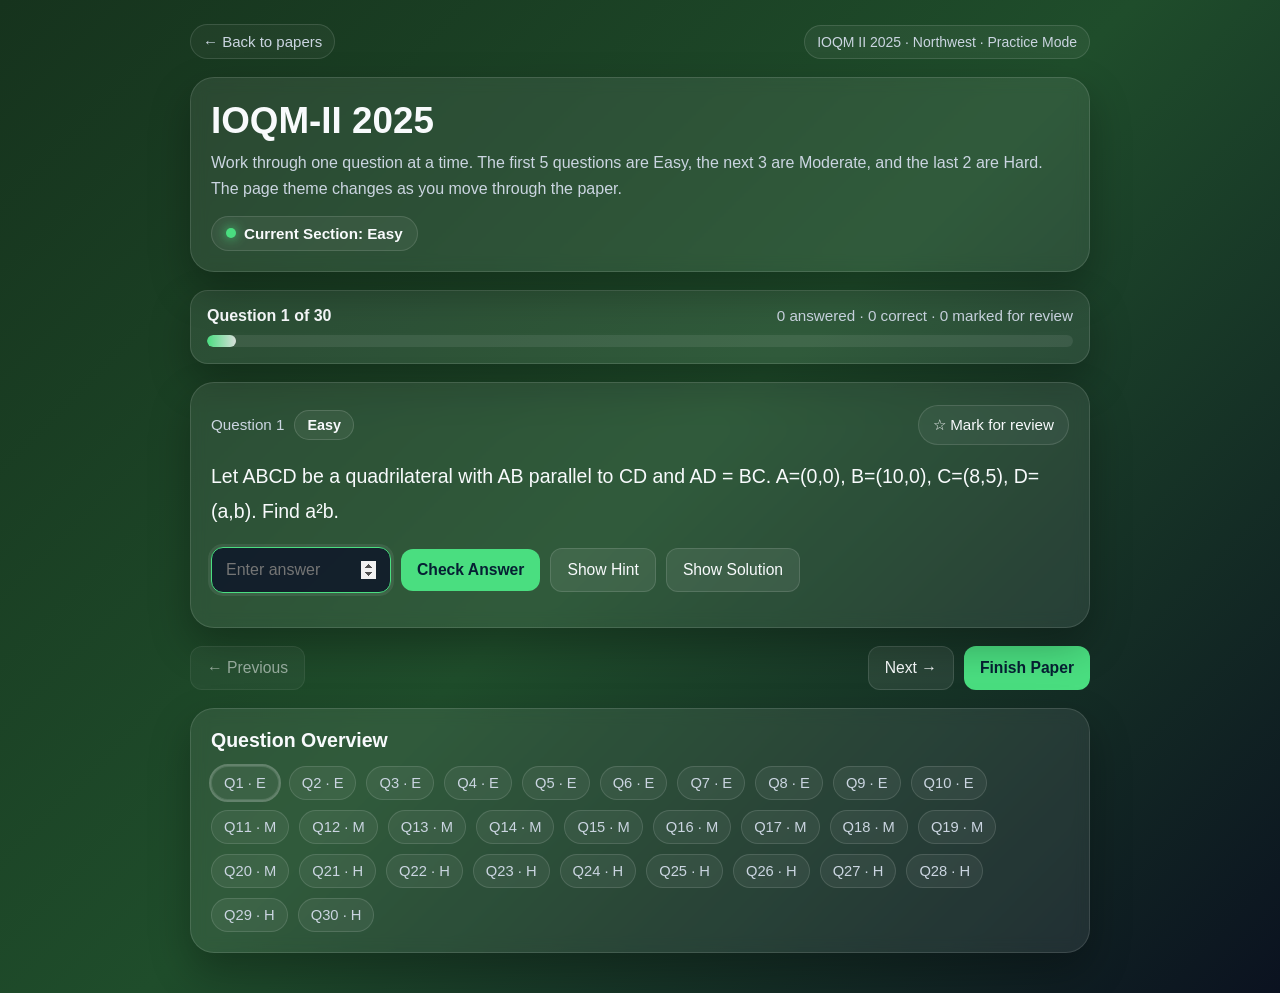
<file: 2025_northwest.html>
<!DOCTYPE html>
<html lang="en">
<head>
  <meta charset="UTF-8" />
  <meta name="viewport" content="width=device-width, initial-scale=1.0" />
  <title>IOQM 2025 Mixed Difficulty</title>
  <style>
    :root {
      --bg1: #0f172a;
      --bg2: #1e293b;
      --card: rgba(255, 255, 255, 0.08);
      --text: #f8fafc;
      --muted: #cbd5e1;
      --accent: #38bdf8;
      --success-bg: rgba(34, 197, 94, 0.16);
      --success-text: #bbf7d0;
      --error-bg: rgba(239, 68, 68, 0.16);
      --error-text: #fecaca;
      --hint-bg: rgba(250, 204, 21, 0.13);
      --hint-text: #fde68a;
      --solution-bg: rgba(59, 130, 246, 0.14);
      --solution-text: #dbeafe;
      --border: rgba(255, 255, 255, 0.12);
      --shadow: 0 18px 40px rgba(0, 0, 0, 0.28);
      --radius: 18px;

      --easy-bg1: #16331d;
      --easy-bg2: #1f4d2b;
      --easy-accent: #4ade80;

      --moderate-bg1: #3b2a10;
      --moderate-bg2: #5a3a12;
      --moderate-accent: #fbbf24;

      --hard-bg1: #3b1111;
      --hard-bg2: #5a1717;
      --hard-accent: #f87171;
    }

    * {
      box-sizing: border-box;
    }

    html, body {
      margin: 0;
      padding: 0;
      min-height: 100%;
      font-family: Arial, Helvetica, sans-serif;
      color: var(--text);
      transition: background 0.45s ease;
    }

    body.easy-mode {
      background: linear-gradient(135deg, var(--easy-bg1), var(--easy-bg2), #0b1220);
      --accent: var(--easy-accent);
    }

    body.moderate-mode {
      background: linear-gradient(135deg, var(--moderate-bg1), var(--moderate-bg2), #0b1220);
      --accent: var(--moderate-accent);
    }

    body.hard-mode {
      background: linear-gradient(135deg, var(--hard-bg1), var(--hard-bg2), #0b1220);
      --accent: var(--hard-accent);
    }

    body {
      padding: 24px 14px 40px;
    }

    .app {
      max-width: 900px;
      margin: 0 auto;
    }

    .topbar {
      display: flex;
      justify-content: space-between;
      align-items: center;
      gap: 12px;
      flex-wrap: wrap;
      margin-bottom: 18px;
    }

    .back-link {
      color: var(--muted);
      text-decoration: none;
      font-size: 15px;
      padding: 8px 12px;
      border: 1px solid var(--border);
      border-radius: 999px;
      background: rgba(255, 255, 255, 0.04);
    }

    .back-link:hover {
      color: var(--text);
      border-color: rgba(255, 255, 255, 0.25);
    }

    .paper-tag {
      color: var(--muted);
      font-size: 14px;
      background: rgba(255, 255, 255, 0.05);
      border: 1px solid var(--border);
      padding: 8px 12px;
      border-radius: 999px;
    }

    .hero {
      background: var(--card);
      border: 1px solid var(--border);
      border-radius: 24px;
      box-shadow: var(--shadow);
      padding: 22px 20px 20px;
      margin-bottom: 18px;
      backdrop-filter: blur(8px);
    }

    .hero h1 {
      margin: 0 0 8px;
      font-size: clamp(1.7rem, 3vw, 2.3rem);
      line-height: 1.15;
    }

    .hero p {
      margin: 0;
      color: var(--muted);
      font-size: 1rem;
      line-height: 1.6;
    }

    .difficulty-banner {
      display: inline-flex;
      align-items: center;
      gap: 8px;
      margin-top: 14px;
      padding: 8px 14px;
      border-radius: 999px;
      border: 1px solid var(--border);
      background: rgba(255, 255, 255, 0.06);
      font-weight: 700;
      font-size: 0.95rem;
    }

    .difficulty-dot {
      width: 10px;
      height: 10px;
      border-radius: 50%;
      background: var(--accent);
      box-shadow: 0 0 12px var(--accent);
    }

    .progress-card {
      background: var(--card);
      border: 1px solid var(--border);
      border-radius: var(--radius);
      box-shadow: var(--shadow);
      padding: 16px;
      margin-bottom: 18px;
    }

    .progress-head {
      display: flex;
      justify-content: space-between;
      gap: 10px;
      align-items: center;
      margin-bottom: 10px;
      flex-wrap: wrap;
    }

    .progress-head strong {
      font-size: 1rem;
    }

    .progress-text {
      color: var(--muted);
      font-size: 0.95rem;
    }

    .progress-bar {
      width: 100%;
      height: 12px;
      background: rgba(255, 255, 255, 0.08);
      border-radius: 999px;
      overflow: hidden;
    }

    .progress-fill {
      height: 100%;
      width: 0%;
      background: linear-gradient(90deg, var(--accent), rgba(255,255,255,0.8));
      border-radius: 999px;
      transition: width 0.25s ease;
    }

    .question-card {
      background: var(--card);
      border: 1px solid var(--border);
      border-radius: 24px;
      box-shadow: var(--shadow);
      padding: 22px 20px;
      margin-bottom: 18px;
      backdrop-filter: blur(8px);
    }

    .question-meta {
      display: flex;
      justify-content: space-between;
      align-items: center;
      gap: 12px;
      flex-wrap: wrap;
      margin-bottom: 14px;
    }

    .question-number {
      font-size: 0.95rem;
      color: var(--muted);
    }

    .question-difficulty {
      display: inline-flex;
      align-items: center;
      gap: 8px;
      padding: 6px 12px;
      border-radius: 999px;
      font-size: 0.9rem;
      font-weight: 700;
      border: 1px solid rgba(255,255,255,0.14);
      background: rgba(255,255,255,0.06);
    }

    .review-btn {
      border: 1px solid var(--border);
      background: rgba(255, 255, 255, 0.05);
      color: var(--text);
      padding: 10px 14px;
      border-radius: 999px;
      cursor: pointer;
      font-size: 0.95rem;
    }

    .review-btn.active {
      background: rgba(250, 204, 21, 0.18);
      color: #fde68a;
      border-color: rgba(250, 204, 21, 0.35);
    }

    .question-text {
      font-size: clamp(1.08rem, 2vw, 1.22rem);
      line-height: 1.8;
      margin: 0 0 18px;
    }

    .answer-row {
      display: flex;
      gap: 10px;
      flex-wrap: wrap;
      align-items: center;
      margin-bottom: 12px;
    }

    .answer-input {
      width: 180px;
      max-width: 100%;
      padding: 13px 14px;
      font-size: 1rem;
      border-radius: 12px;
      border: 1px solid rgba(255, 255, 255, 0.18);
      background: rgba(15, 23, 42, 0.85);
      color: var(--text);
      outline: none;
    }

    .answer-input:focus {
      border-color: var(--accent);
      box-shadow: 0 0 0 3px rgba(255, 255, 255, 0.08);
    }

    .btn {
      border: none;
      border-radius: 12px;
      padding: 12px 16px;
      font-size: 0.98rem;
      cursor: pointer;
      transition: transform 0.15s ease, opacity 0.15s ease, background 0.15s ease;
    }

    .btn:hover {
      transform: translateY(-1px);
    }

    .btn:disabled {
      opacity: 0.55;
      cursor: not-allowed;
      transform: none;
    }

    .btn-primary {
      background: var(--accent);
      color: #062033;
      font-weight: 700;
    }

    .btn-secondary {
      background: rgba(255, 255, 255, 0.08);
      color: var(--text);
      border: 1px solid var(--border);
    }

    .feedback,
    .hint-box,
    .solution-box {
      display: none;
      border-radius: 14px;
      padding: 14px 15px;
      margin-top: 12px;
      line-height: 1.65;
      font-size: 0.98rem;
    }

    .feedback.success {
      display: block;
      background: var(--success-bg);
      color: var(--success-text);
      border: 1px solid rgba(34, 197, 94, 0.28);
    }

    .feedback.error {
      display: block;
      background: var(--error-bg);
      color: var(--error-text);
      border: 1px solid rgba(239, 68, 68, 0.28);
    }

    .hint-box.visible {
      display: block;
      background: var(--hint-bg);
      color: var(--hint-text);
      border: 1px solid rgba(250, 204, 21, 0.28);
    }

    .solution-box.visible {
      display: block;
      background: var(--solution-bg);
      color: var(--solution-text);
      border: 1px solid rgba(59, 130, 246, 0.28);
    }

    .nav-row {
      display: flex;
      justify-content: space-between;
      gap: 12px;
      flex-wrap: wrap;
      margin-bottom: 18px;
    }

    .nav-row .left,
    .nav-row .right {
      display: flex;
      gap: 10px;
      flex-wrap: wrap;
    }

    .overview-card,
    .summary-card {
      background: var(--card);
      border: 1px solid var(--border);
      border-radius: 24px;
      box-shadow: var(--shadow);
      padding: 20px;
      backdrop-filter: blur(8px);
    }

    .overview-card h2,
    .summary-card h2 {
      margin: 0 0 14px;
      font-size: 1.22rem;
    }

    .chips {
      display: flex;
      gap: 10px;
      flex-wrap: wrap;
    }

    .chip {
      border-radius: 999px;
      padding: 8px 12px;
      font-size: 0.92rem;
      background: rgba(255, 255, 255, 0.07);
      border: 1px solid var(--border);
      color: var(--text);
    }

    .chip.active {
      outline: 2px solid rgba(255, 255, 255, 0.25);
    }

    .chip.review {
      background: rgba(250, 204, 21, 0.16);
      color: #fde68a;
    }

    .chip.correct {
      background: rgba(34, 197, 94, 0.16);
      color: #bbf7d0;
    }

    .chip.incorrect {
      background: rgba(239, 68, 68, 0.16);
      color: #fecaca;
    }

    .chip.unanswered {
      background: rgba(255, 255, 255, 0.06);
      color: var(--muted);
    }

    .chip button {
      all: unset;
      cursor: pointer;
    }

    .summary-card {
      display: none;
      margin-top: 18px;
    }

    .summary-card.visible {
      display: block;
    }

    .summary-grid {
      display: grid;
      grid-template-columns: repeat(auto-fit, minmax(160px, 1fr));
      gap: 12px;
      margin: 16px 0 18px;
    }

    .summary-stat {
      background: rgba(255, 255, 255, 0.06);
      border: 1px solid var(--border);
      border-radius: 16px;
      padding: 14px;
    }

    .summary-stat .label {
      color: var(--muted);
      font-size: 0.92rem;
      margin-bottom: 6px;
    }

    .summary-stat .value {
      font-size: 1.5rem;
      font-weight: 700;
    }

    .summary-actions {
      display: flex;
      gap: 10px;
      flex-wrap: wrap;
    }

    .small-note {
      color: var(--muted);
      font-size: 0.93rem;
      line-height: 1.6;
    }

    @media (max-width: 640px) {
      body {
        padding: 14px 10px 28px;
      }

      .hero,
      .progress-card,
      .question-card,
      .overview-card,
      .summary-card {
        padding: 16px;
        border-radius: 18px;
      }

      .answer-row {
        flex-direction: column;
        align-items: stretch;
      }

      .answer-input {
        width: 100%;
      }

      .btn {
        width: 100%;
      }

      .nav-row {
        flex-direction: column;
      }

      .nav-row .left,
      .nav-row .right {
        width: 100%;
      }

      .nav-row .left .btn,
      .nav-row .right .btn {
        width: 100%;
      }
    }
  </style>
</head>
<body class="easy-mode">
  <div class="app">
    <div class="topbar">
      <a class="back-link" href="index.html">← Back to papers</a>
      <div class="paper-tag">IOQM II 2025 · Northwest · Practice Mode</div>
    </div>

    <section class="hero">
      <h1>IOQM-II 2025</h1>
      <p>
        Work through one question at a time. The first 5 questions are Easy, the next 3 are Moderate,
        and the last 2 are Hard. The page theme changes as you move through the paper.
      </p>
      <div class="difficulty-banner" id="difficulty-banner">
        <span class="difficulty-dot"></span>
        <span id="difficulty-banner-text">Current Section: Easy</span>
      </div>
    </section>

    <section class="progress-card">
      <div class="progress-head">
        <strong id="progress-label">Question 1 of 10</strong>
        <div class="progress-text" id="status-label">0 answered · 0 correct · 0 marked for review</div>
      </div>
      <div class="progress-bar">
        <div class="progress-fill" id="progress-fill"></div>
      </div>
    </section>

    <section class="question-card">
      <div class="question-meta">
        <div style="display:flex; gap:10px; align-items:center; flex-wrap:wrap;">
          <div class="question-number" id="question-number">Question 1</div>
          <div class="question-difficulty" id="question-difficulty">Easy</div>
        </div>
        <button class="review-btn" id="review-btn" type="button">☆ Mark for review</button>
      </div>

      <p class="question-text" id="question-text"></p>

      <div class="answer-row">
        <input
          id="answer-input"
          class="answer-input"
          type="number"
          min="0"
          max="99"
          placeholder="Enter answer"
          inputmode="numeric"
        />
        <button class="btn btn-primary" id="check-btn" type="button">Check Answer</button>
        <button class="btn btn-secondary" id="hint-btn" type="button">Show Hint</button>
        <button class="btn btn-secondary" id="solution-btn" type="button">Show Solution</button>
      </div>

      <div id="feedback" class="feedback"></div>
      <div id="hint-box" class="hint-box"></div>
      <div id="solution-box" class="solution-box"></div>
    </section>

    <div class="nav-row">
      <div class="left">
        <button class="btn btn-secondary" id="prev-btn" type="button">← Previous</button>
      </div>
      <div class="right">
        <button class="btn btn-secondary" id="next-btn" type="button">Next →</button>
        <button class="btn btn-primary" id="finish-btn" type="button">Finish Paper</button>
      </div>
    </div>

    <section class="overview-card">
      <h2>Question Overview</h2>
      <div class="chips" id="question-chips"></div>
    </section>

    <section class="summary-card" id="summary-card">
      <h2>Session Summary</h2>
      <div class="small-note">
        This summary is based on the answers you checked on this device. You can retry the whole set or continue reviewing any question.
      </div>

      <div class="summary-grid">
        <div class="summary-stat">
          <div class="label">Total Questions</div>
          <div class="value" id="summary-total">0</div>
        </div>
        <div class="summary-stat">
          <div class="label">Answered</div>
          <div class="value" id="summary-answered">0</div>
        </div>
        <div class="summary-stat">
          <div class="label">Correct</div>
          <div class="value" id="summary-correct">0</div>
        </div>
        <div class="summary-stat">
          <div class="label">Marked for Review</div>
          <div class="value" id="summary-review">0</div>
        </div>
      </div>

      <div class="summary-actions">
        <button class="btn btn-secondary" id="hide-summary-btn" type="button">Hide Summary</button>
        <button class="btn btn-primary" id="reset-btn" type="button">Reset Progress</button>
      </div>
    </section>
  </div>

  <script>
    const STORAGE_KEY = "ioqm_2025_mixed_progress_v1";

    const questions = [
{
  q: "Let ABCD be a quadrilateral with AB parallel to CD and AD = BC. A=(0,0), B=(10,0), C=(8,5), D=(a,b). Find a²b.",
  a: 80,
  hint: "Use AD = BC and coordinate distance formula.",
  difficulty: "Easy"
},
{
  q: "A function is defined by f(n)=n−1 if n is odd and f(n)=n²−1 if n is even. Find sum of all n such that f(f(n))=99.",
  a: 18,
  hint: "Work backwards from f(f(n))=99.",
  difficulty: "Easy"
},
{
  q: "Find number of positive integers n ≤ 100 divisible only by primes 2 or 3.",
  a: 20,
  hint: "Count numbers of form 2^a 3^b.",
  difficulty: "Easy"
},
{
  q: "A die has faces numbered 2⁰,2¹,…,2⁵ with opposite faces multiplying to 2⁵. Two dice are stacked. If N is the greatest sum of visible numbers, find sum of squares of digits of N.",
  a: 65,
  hint: "Maximize visible faces while hiding smallest faces.",
  difficulty: "Easy"
},
{
  q: "Let N be coefficient of x^2025 in (x+1)(x²+3)(x⁴+5)…(x¹⁰²⁴+21). Find N mod 100.",
  a: 76,
  hint: "You must pick x from one factor and constants from others.",
  difficulty: "Easy"
},
{
  q: "Sum of four distinct primes is 240, none exceeding 70. Find the smallest.",
  a: 13,
  hint: "Try largest primes first.",
  difficulty: "Easy"
},
{
  q: "How many n ≤100 are divisible by all integers i such that i³ ≤ n?",
  a: 10,
  hint: "Find LCM of required integers.",
  difficulty: "Easy"
},
{
  q: "In how many ways can numbers 1–6 fill a 2×3 grid so adjacent numbers are coprime?",
  a: 96,
  hint: "Try arranging evens first.",
  difficulty: "Easy"
},
{
  q: "Find largest integer n such that a square of side n fits inside a circle of area 1000.",
  a: 25,
  hint: "Relate diagonal of square to circle diameter.",
  difficulty: "Easy"
},
{
  q: "Find largest n such that sum from k=1 to 2n of (−1)^k k² < 100.",
  a: 8,
  hint: "Pair terms and simplify.",
  difficulty: "Easy"
},
{
  q: "Let m be a positive integer satisfying 5(2m+1)(2m+3)(2m+5) = ababab where a,b are different digits. Find m+a+b.",
  a: 19,
  hint: "ababab = 10101×ab. Factor the expression.",
  difficulty: "Moderate"
},
{
  q: "Find number of ordered pairs (m,n) with m,n ≤ 20000 such that m²+n⁴ is a power of 2.",
  a: 9,
  hint: "Both must only contain prime factor 2.",
  difficulty: "Moderate"
},
{
  q: "In convex quadrilateral ABCD diagonals are 12 and 16. Segments joining midpoints of opposite sides are equal. Find maximum area.",
  a: 96,
  hint: "Use parallelogram formed by midpoints.",
  difficulty: "Moderate"
},
{
  q: "Side AB of square ABCD is 1 and is a chord of circle S. Tangent from C has length 2. If diameter is d, find d².",
  a: 5,
  hint: "Use power of a point.",
  difficulty: "Moderate"
},
{
  q: "If positive integers a,b,c,d satisfy 17(abcd+ab+ad+cd+1)=20(bcd+b+d), find a²+b²+c²+d².",
  a: 30,
  hint: "Try factoring expression.",
  difficulty: "Moderate"
},
{
  q: "If 1 − 1/2 + 1/3 + … + 1/7 equals sum of reciprocals of seven integers xi, find x1+…+x7.",
  a: 28,
  hint: "Convert LHS to common denominator.",
  difficulty: "Moderate"
},
{
  q: "There are 100 cards numbered 1–100. Mainak draws cards blindly. What minimum number ensures product divisible by 6?",
  a: 3,
  hint: "You must guarantee at least one factor 2 and one factor 3.",
  difficulty: "Moderate"
},
{
  q: "From (0,0) to (7,12) moving only East or North but avoiding points where both coordinates are odd. Find number of paths.",
  a: 462,
  hint: "Total paths minus forbidden paths.",
  difficulty: "Moderate"
},
{
  q: "Find number of ordered pairs (m,n) with 1 ≤ m < n ≤ 50 such that mn is a perfect square.",
  a: 48,
  hint: "Write numbers as square × squarefree.",
  difficulty: "Moderate"
},
{
  q: "How many four digit numbers abcd with nonzero digits satisfy a+c = bd and b+d = ac?",
  a: 9,
  hint: "Solve system as digit constraints.",
  difficulty: "Moderate"
},
{
  q: "Let f : R → R satisfy 4f(3−x) + 3f(x) = x². Find f(27) − f(25) to nearest integer.",
  a: 26,
  hint: "Substitute x and 3−x to form two equations.",
  difficulty: "Hard"
},
{
  q: "Three girls G1,G2,G3 each like some of four stories. No story is liked by all three. Each pair likes at least one story not liked by the third. If n is number of ways, find sum of squares of digits of n.",
  a: 13,
  hint: "Count valid assignments of liking patterns.",
  difficulty: "Hard"
},
{
  q: "Let P be inside triangle ABC and AP, BP, CP meet sides at D,E,F. Given BP/PE=5/2 and CP/PF=7/3. If AP/PD=p/q, find p+q.",
  a: 17,
  hint: "Use mass points.",
  difficulty: "Hard"
},
{
  q: "If positive integers a,b satisfy 4^a + 4a² + 4 = b², find maximum a+b.",
  a: 11,
  hint: "Rewrite as near-square.",
  difficulty: "Hard"
},
{
  q: "How many natural numbers n ≤ 10⁵ satisfy 7 | (2n − n²)?",
  a: 14286,
  hint: "Solve mod 7.",
  difficulty: "Hard"
},
{
  q: "Triangle ABC has D midpoint of BC, O circumcenter, H orthocenter. If triangle ODH is equilateral with side 6 and area of ABC is a√b, find a+b.",
  a: 39,
  hint: "Use Euler line relations.",
  difficulty: "Hard"
},
{
  q: "Find smallest a+b such that ab = 406 + 11lcm(a,b) + 7gcd(a,b).",
  a: 29,
  hint: "Let gcd=g and rewrite using a=gx, b=gy.",
  difficulty: "Hard"
},
{
  q: "Ten people of different heights stand with shortest at left, tallest at right, and exactly one person shorter than both neighbors. If N=100a+b, find a+b.",
  a: 64,
  hint: "Count permutations with one local minimum.",
  difficulty: "Hard"
},
{
  q: "In isosceles triangle (13,13,10), tangents to incircle parallel to sides form hexagon. If area is (m+n)/l find m+n+l.",
  a: 33,
  hint: "Use symmetry and similar triangles.",
  difficulty: "Hard"
},
{
  q: "Vertices of a regular dodecagon are colored red/blue. No monochromatic equilateral triangle or square allowed. If N=100p+q, find p+q.",
  a: 71,
  hint: "Count valid colorings by exclusion.",
  difficulty: "Hard"
},
    ];

    let currentIndex = 0;
    let state = {
      currentIndex: 0,
      answers: Array(questions.length).fill(""),
      checked: Array(questions.length).fill(false),
      correct: Array(questions.length).fill(false),
      feedbackShown: Array(questions.length).fill(""),
      hintOpened: Array(questions.length).fill(false),
      solutionOpened: Array(questions.length).fill(false),
      reviewMarked: Array(questions.length).fill(false)
    };

    const els = {
      progressLabel: document.getElementById("progress-label"),
      statusLabel: document.getElementById("status-label"),
      progressFill: document.getElementById("progress-fill"),
      questionNumber: document.getElementById("question-number"),
      questionDifficulty: document.getElementById("question-difficulty"),
      difficultyBannerText: document.getElementById("difficulty-banner-text"),
      reviewBtn: document.getElementById("review-btn"),
      questionText: document.getElementById("question-text"),
      answerInput: document.getElementById("answer-input"),
      checkBtn: document.getElementById("check-btn"),
      hintBtn: document.getElementById("hint-btn"),
      solutionBtn: document.getElementById("solution-btn"),
      feedback: document.getElementById("feedback"),
      hintBox: document.getElementById("hint-box"),
      solutionBox: document.getElementById("solution-box"),
      prevBtn: document.getElementById("prev-btn"),
      nextBtn: document.getElementById("next-btn"),
      finishBtn: document.getElementById("finish-btn"),
      questionChips: document.getElementById("question-chips"),
      summaryCard: document.getElementById("summary-card"),
      summaryTotal: document.getElementById("summary-total"),
      summaryAnswered: document.getElementById("summary-answered"),
      summaryCorrect: document.getElementById("summary-correct"),
      summaryReview: document.getElementById("summary-review"),
      hideSummaryBtn: document.getElementById("hide-summary-btn"),
      resetBtn: document.getElementById("reset-btn")
    };

    function getDifficulty(index) {
      return questions[index].difficulty;
    }

    function applyDifficultyTheme(index) {
      const difficulty = getDifficulty(index);
      document.body.classList.remove("easy-mode", "moderate-mode", "hard-mode");

      if (difficulty === "Easy") {
        document.body.classList.add("easy-mode");
      } else if (difficulty === "Moderate") {
        document.body.classList.add("moderate-mode");
      } else {
        document.body.classList.add("hard-mode");
      }

      els.questionDifficulty.textContent = difficulty;
      els.difficultyBannerText.textContent = `Current Section: ${difficulty}`;
    }

    function saveState() {
      localStorage.setItem(STORAGE_KEY, JSON.stringify(state));
    }

    function loadState() {
      const raw = localStorage.getItem(STORAGE_KEY);
      if (!raw) return;
      try {
        const parsed = JSON.parse(raw);
        if (
          parsed &&
          Array.isArray(parsed.answers) &&
          parsed.answers.length === questions.length
        ) {
          state = parsed;
          currentIndex = Number.isInteger(state.currentIndex) ? state.currentIndex : 0;
          if (currentIndex < 0 || currentIndex >= questions.length) currentIndex = 0;
        }
      } catch (e) {
        console.error("Could not load saved progress:", e);
      }
    }

    function countAnswered() {
      return state.answers.filter(v => String(v).trim() !== "").length;
    }

    function countCorrect() {
      return state.correct.filter(Boolean).length;
    }

    function countReview() {
      return state.reviewMarked.filter(Boolean).length;
    }

    function setFeedback(type, text) {
      els.feedback.className = "feedback";
      if (!type || !text) {
        els.feedback.textContent = "";
        els.feedback.style.display = "none";
        return;
      }
      els.feedback.textContent = text;
      els.feedback.classList.add(type);
      els.feedback.style.display = "block";
    }

    function renderProgress() {
      const answered = countAnswered();
      const correct = countCorrect();
      const review = countReview();

      els.progressLabel.textContent = `Question ${currentIndex + 1} of ${questions.length}`;
      els.statusLabel.textContent = `${answered} answered · ${correct} correct · ${review} marked for review`;
      els.progressFill.style.width = `${((currentIndex + 1) / questions.length) * 100}%`;
    }

    function renderQuestion() {
      const q = questions[currentIndex];

      els.questionNumber.textContent = `Question ${currentIndex + 1}`;
      els.questionText.textContent = q.q;
      els.answerInput.value = state.answers[currentIndex];
      els.answerInput.focus();

      els.reviewBtn.classList.toggle("active", state.reviewMarked[currentIndex]);
      els.reviewBtn.textContent = state.reviewMarked[currentIndex]
        ? "★ Marked for review"
        : "☆ Mark for review";

      const feedbackType = state.feedbackShown[currentIndex];
      if (feedbackType === "success") {
        setFeedback("success", "✅ Correct — nice work.");
      } else if (feedbackType === "error") {
        setFeedback("error", "❌ Not quite. Try once more, or open the hint.");
      } else {
        setFeedback("", "");
      }

      els.hintBox.textContent = `Hint: ${q.hint}`;
      els.hintBox.classList.toggle("visible", state.hintOpened[currentIndex]);
      els.hintBtn.textContent = state.hintOpened[currentIndex] ? "Hide Hint" : "Show Hint";

      els.solutionBox.textContent = `Solution: ${q.a}`;
      els.solutionBox.classList.toggle("visible", state.solutionOpened[currentIndex]);
      els.solutionBtn.textContent = state.solutionOpened[currentIndex] ? "Hide Solution" : "Show Solution";

      els.prevBtn.disabled = currentIndex === 0;
      els.nextBtn.disabled = currentIndex === questions.length - 1;

      applyDifficultyTheme(currentIndex);
      renderProgress();
      renderOverview();
      saveState();
    }

    function renderOverview() {
      els.questionChips.innerHTML = "";

      questions.forEach((q, i) => {
        const chip = document.createElement("div");
        chip.className = "chip";

        if (state.reviewMarked[i]) chip.classList.add("review");
        else if (state.checked[i] && state.correct[i]) chip.classList.add("correct");
        else if (state.checked[i] && !state.correct[i]) chip.classList.add("incorrect");
        else chip.classList.add("unanswered");

        if (i === currentIndex) chip.classList.add("active");

        const button = document.createElement("button");
        button.type = "button";

        const label =
          q.difficulty === "Easy" ? "E" :
          q.difficulty === "Moderate" ? "M" : "H";

        button.textContent = `Q${i + 1} · ${label}`;
        button.addEventListener("click", () => {
          currentIndex = i;
          state.currentIndex = currentIndex;
          renderQuestion();
        });

        chip.appendChild(button);
        els.questionChips.appendChild(chip);
      });
    }

    function checkAnswer() {
      const raw = els.answerInput.value.trim();

      if (raw === "") {
        setFeedback("error", "Please enter a non-negative integer less than 100.");
        return;
      }

      const val = Number(raw);

      if (!Number.isInteger(val) || val < 0 || val >= 100) {
        setFeedback("error", "Please enter a non-negative integer less than 100.");
        return;
      }

      state.answers[currentIndex] = String(val);
      state.checked[currentIndex] = true;

      if (val === questions[currentIndex].a) {
        state.correct[currentIndex] = true;
        state.feedbackShown[currentIndex] = "success";
        setFeedback("success", "✅ Correct — nice work.");
      } else {
        state.correct[currentIndex] = false;
        state.feedbackShown[currentIndex] = "error";
        setFeedback("error", "❌ Not quite. Try once more, or open the hint.");
      }

      saveState();
      renderProgress();
      renderOverview();
    }

    function toggleHint() {
      state.hintOpened[currentIndex] = !state.hintOpened[currentIndex];
      renderQuestion();
    }

    function toggleSolution() {
      state.solutionOpened[currentIndex] = !state.solutionOpened[currentIndex];
      renderQuestion();
    }

    function toggleReview() {
      state.reviewMarked[currentIndex] = !state.reviewMarked[currentIndex];
      renderQuestion();
    }

    function goPrev() {
      if (currentIndex > 0) {
        currentIndex--;
        state.currentIndex = currentIndex;
        renderQuestion();
      }
    }

    function goNext() {
      if (currentIndex < questions.length - 1) {
        currentIndex++;
        state.currentIndex = currentIndex;
        renderQuestion();
      }
    }

    function showSummary() {
      els.summaryTotal.textContent = questions.length;
      els.summaryAnswered.textContent = countAnswered();
      els.summaryCorrect.textContent = countCorrect();
      els.summaryReview.textContent = countReview();
      els.summaryCard.classList.add("visible");
      els.summaryCard.scrollIntoView({ behavior: "smooth", block: "start" });
    }

    function hideSummary() {
      els.summaryCard.classList.remove("visible");
    }

    function resetProgress() {
      const confirmed = confirm("Reset all saved progress for this paper?");
      if (!confirmed) return;

      state = {
        currentIndex: 0,
        answers: Array(questions.length).fill(""),
        checked: Array(questions.length).fill(false),
        correct: Array(questions.length).fill(false),
        feedbackShown: Array(questions.length).fill(""),
        hintOpened: Array(questions.length).fill(false),
        solutionOpened: Array(questions.length).fill(false),
        reviewMarked: Array(questions.length).fill(false)
      };

      currentIndex = 0;
      saveState();
      hideSummary();
      renderQuestion();
    }

    els.checkBtn.addEventListener("click", checkAnswer);
    els.hintBtn.addEventListener("click", toggleHint);
    els.solutionBtn.addEventListener("click", toggleSolution);
    els.reviewBtn.addEventListener("click", toggleReview);
    els.prevBtn.addEventListener("click", goPrev);
    els.nextBtn.addEventListener("click", goNext);
    els.finishBtn.addEventListener("click", showSummary);
    els.hideSummaryBtn.addEventListener("click", hideSummary);
    els.resetBtn.addEventListener("click", resetProgress);

    els.answerInput.addEventListener("input", () => {
      state.answers[currentIndex] = els.answerInput.value;
      state.currentIndex = currentIndex;
      saveState();
    });

    els.answerInput.addEventListener("keydown", (e) => {
      if (e.key === "Enter") {
        checkAnswer();
      }
    });

    loadState();
    renderQuestion();
  </script>
</body>
</html>
</file>
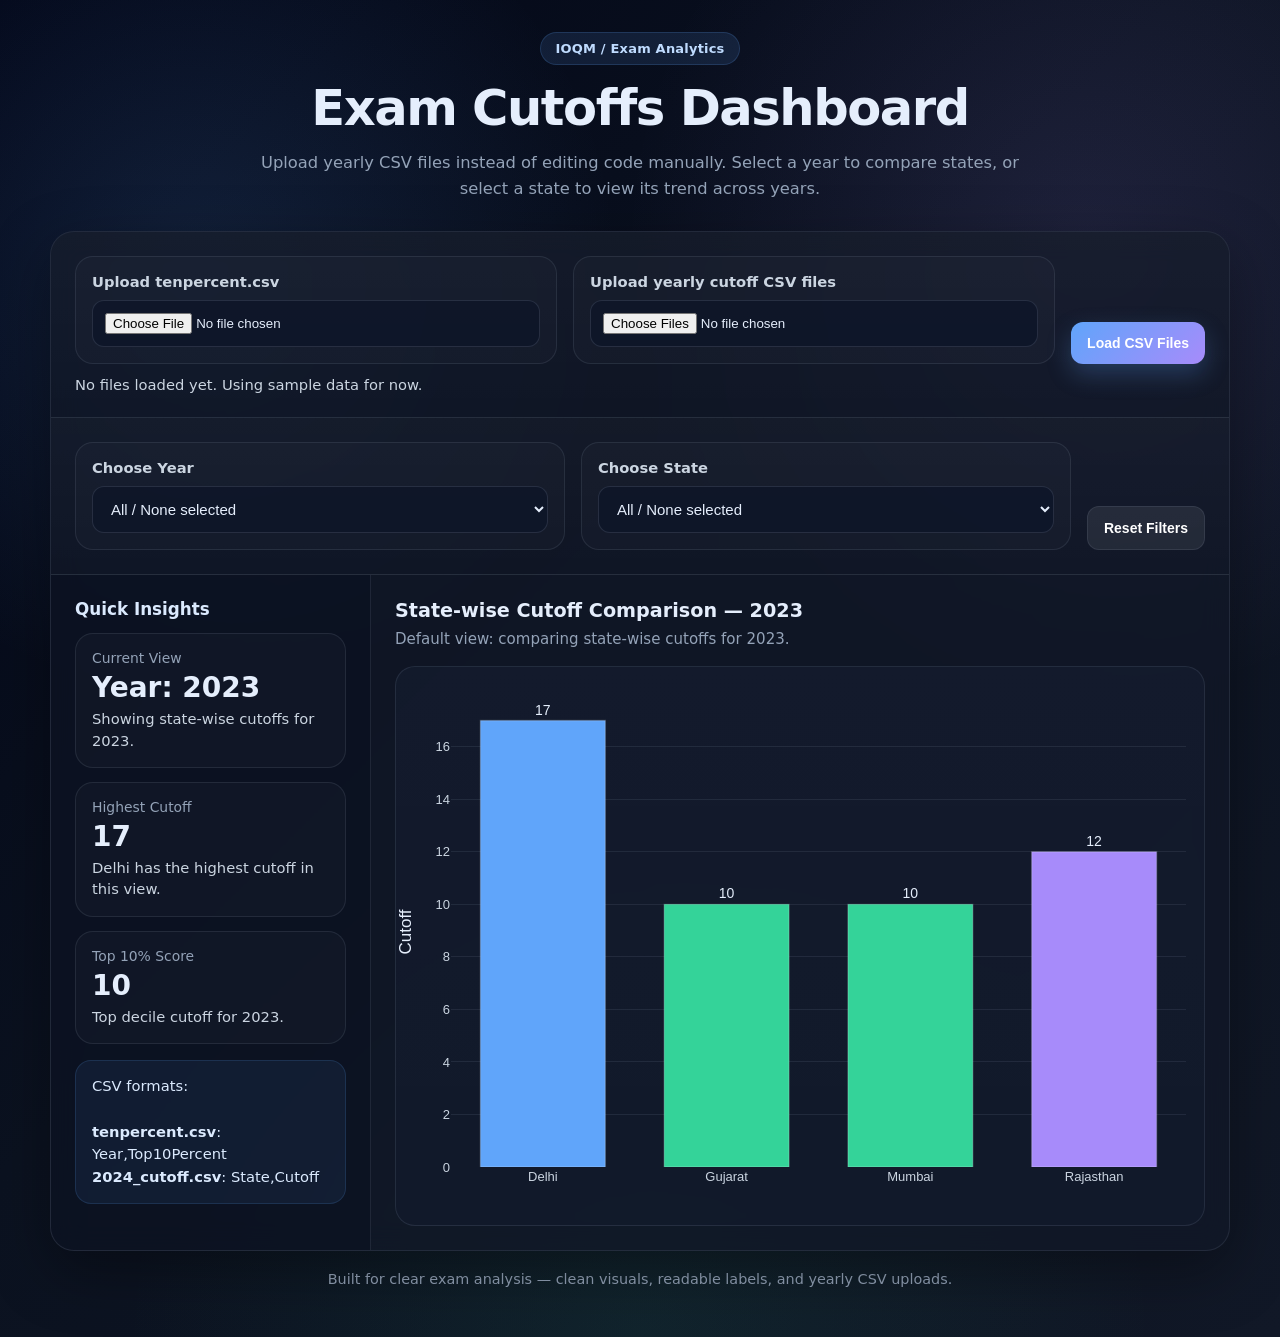
<file: cutoff-dashboard.html>
<!DOCTYPE html>
<html lang="en">
<head>
<meta charset="UTF-8" />
<meta name="viewport" content="width=device-width, initial-scale=1.0" />
<title>Exam Cutoffs Dashboard</title>
<script src="https://cdn.plot.ly/plotly-2.35.2.min.js"></script>

<style>
:root {
    --bg: #0b1220;
    --panel: rgba(17, 24, 39, 0.78);
    --border: rgba(148, 163, 184, 0.14);
    --text: #e5eefc;
    --muted: #94a3b8;
    --accent: #60a5fa;
    --accent-2: #a78bfa;
    --success: #34d399;
    --shadow: 0 20px 60px rgba(0, 0, 0, 0.35);
}

* { box-sizing: border-box; }

html, body {
    margin: 0;
    min-height: 100%;
    font-family: Inter, ui-sans-serif, system-ui, -apple-system, BlinkMacSystemFont, "Segoe UI", sans-serif;
    color: var(--text);
    background:
        radial-gradient(circle at 15% 20%, rgba(96, 165, 250, 0.14), transparent 28%),
        radial-gradient(circle at 85% 18%, rgba(167, 139, 250, 0.12), transparent 30%),
        radial-gradient(circle at 50% 100%, rgba(52, 211, 153, 0.08), transparent 35%),
        linear-gradient(135deg, #020617 0%, #0b1220 45%, #111827 100%);
}

body { padding: 32px 18px 50px; }

.page {
    max-width: 1180px;
    margin: 0 auto;
}

.hero {
    text-align: center;
    margin-bottom: 28px;
}

.badge {
    display: inline-block;
    padding: 8px 14px;
    border-radius: 999px;
    background: rgba(96, 165, 250, 0.12);
    border: 1px solid rgba(96, 165, 250, 0.18);
    color: #bfdbfe;
    font-size: 13px;
    font-weight: 600;
    letter-spacing: 0.2px;
    margin-bottom: 16px;
}

h1 {
    margin: 0;
    font-size: clamp(2rem, 4vw, 3.1rem);
    line-height: 1.1;
    letter-spacing: -0.03em;
}

.subtitle {
    max-width: 760px;
    margin: 14px auto 0;
    color: var(--muted);
    font-size: 1.02rem;
    line-height: 1.65;
}

.dashboard {
    background: var(--panel);
    border: 1px solid var(--border);
    border-radius: 24px;
    box-shadow: var(--shadow);
    backdrop-filter: blur(14px);
    overflow: hidden;
}

.upload-panel {
    padding: 24px;
    border-bottom: 1px solid var(--border);
    background: linear-gradient(to bottom, rgba(255,255,255,0.02), rgba(255,255,255,0));
}

.upload-grid {
    display: grid;
    grid-template-columns: 1fr 1fr auto;
    gap: 16px;
    align-items: end;
}

.upload-card {
    background: rgba(255,255,255,0.02);
    border: 1px solid var(--border);
    border-radius: 18px;
    padding: 16px;
}

.upload-card label {
    display: block;
    margin-bottom: 10px;
    font-size: 0.92rem;
    font-weight: 600;
    color: #cbd5e1;
}

.upload-card input[type="file"] {
    width: 100%;
    padding: 12px;
    border-radius: 12px;
    border: 1px solid rgba(148, 163, 184, 0.18);
    background: rgba(15, 23, 42, 0.9);
    color: var(--text);
}

.controls {
    display: grid;
    grid-template-columns: 1fr 1fr auto;
    gap: 16px;
    padding: 24px;
    border-bottom: 1px solid var(--border);
    background: linear-gradient(to bottom, rgba(255,255,255,0.02), rgba(255,255,255,0));
}

.control-card {
    background: rgba(255,255,255,0.02);
    border: 1px solid var(--border);
    border-radius: 18px;
    padding: 16px;
}

.control-card label {
    display: block;
    margin-bottom: 10px;
    font-size: 0.92rem;
    font-weight: 600;
    color: #cbd5e1;
}

select {
    width: 100%;
    padding: 13px 14px;
    border-radius: 12px;
    border: 1px solid rgba(148, 163, 184, 0.18);
    background: rgba(15, 23, 42, 0.9);
    color: var(--text);
    font-size: 15px;
    outline: none;
}

.actions {
    display: flex;
    align-items: end;
}

button {
    width: 100%;
    padding: 13px 16px;
    border: none;
    border-radius: 12px;
    background: linear-gradient(135deg, var(--accent), var(--accent-2));
    color: white;
    font-weight: 700;
    font-size: 14px;
    cursor: pointer;
    box-shadow: 0 10px 25px rgba(96, 165, 250, 0.25);
}

button.secondary {
    background: rgba(255,255,255,0.08);
    box-shadow: none;
    border: 1px solid var(--border);
}

.status {
    margin-top: 12px;
    color: #cbd5e1;
    font-size: 0.92rem;
}

.content-grid {
    display: grid;
    grid-template-columns: 320px 1fr;
}

.sidebar {
    padding: 24px;
    border-right: 1px solid var(--border);
    background: rgba(2, 6, 23, 0.22);
}

.sidebar h2 {
    margin: 0 0 14px;
    font-size: 1.05rem;
    color: #dbeafe;
}

.stat-list {
    display: grid;
    gap: 14px;
}

.stat-card {
    background: rgba(255,255,255,0.025);
    border: 1px solid var(--border);
    border-radius: 18px;
    padding: 16px;
}

.stat-label {
    color: var(--muted);
    font-size: 0.87rem;
    margin-bottom: 8px;
}

.stat-value {
    font-size: 1.75rem;
    font-weight: 800;
    line-height: 1;
    margin-bottom: 6px;
}

.stat-sub {
    color: #cbd5e1;
    font-size: 0.92rem;
    line-height: 1.45;
}

.note {
    margin-top: 16px;
    padding: 14px 16px;
    border-radius: 16px;
    background: rgba(96, 165, 250, 0.08);
    border: 1px solid rgba(96, 165, 250, 0.15);
    color: #dbeafe;
    font-size: 0.92rem;
    line-height: 1.55;
}

.chart-section {
    padding: 24px;
}

.chart-header {
    margin-bottom: 14px;
}

.chart-header h2 {
    margin: 0;
    font-size: 1.2rem;
}

.chart-header p {
    margin: 6px 0 0;
    color: var(--muted);
    font-size: 0.94rem;
    line-height: 1.55;
}

#graph {
    width: 100%;
    height: 560px;
    border-radius: 20px;
    overflow: hidden;
    background:
        linear-gradient(180deg, rgba(255,255,255,0.02), rgba(255,255,255,0.01)),
        rgba(15, 23, 42, 0.58);
    border: 1px solid var(--border);
}

.footer-note {
    text-align: center;
    margin-top: 20px;
    color: var(--muted);
    font-size: 0.9rem;
}

@media (max-width: 980px) {
    .upload-grid, .controls, .content-grid {
        grid-template-columns: 1fr;
    }

    .sidebar {
        border-right: none;
        border-bottom: 1px solid var(--border);
    }

    #graph {
        height: 460px;
    }
}

@media (max-width: 640px) {
    body { padding: 20px 12px 36px; }
    .upload-panel, .controls, .sidebar, .chart-section { padding: 18px; }
    #graph { height: 390px; }
}
</style>
</head>
<body>
<div class="page">
    <section class="hero">
        <div class="badge">IOQM / Exam Analytics</div>
        <h1>Exam Cutoffs Dashboard</h1>
        <p class="subtitle">
            Upload yearly CSV files instead of editing code manually. Select a year to compare states,
            or select a state to view its trend across years.
        </p>
    </section>

    <section class="dashboard">
        <div class="upload-panel">
            <div class="upload-grid">
                <div class="upload-card">
                    <label for="tenPercentFile">Upload tenpercent.csv</label>
                    <input type="file" id="tenPercentFile" accept=".csv" />
                </div>

                <div class="upload-card">
                    <label for="cutoffFiles">Upload yearly cutoff CSV files</label>
                    <input type="file" id="cutoffFiles" accept=".csv" multiple />
                </div>

                <div class="actions">
                    <button id="loadFilesBtn">Load CSV Files</button>
                </div>
            </div>
            <div class="status" id="uploadStatus">
                No files loaded yet. Using sample data for now.
            </div>
        </div>

        <div class="controls">
            <div class="control-card">
                <label for="yearSelect">Choose Year</label>
                <select id="yearSelect">
                    <option value="">All / None selected</option>
                </select>
            </div>

            <div class="control-card">
                <label for="stateSelect">Choose State</label>
                <select id="stateSelect">
                    <option value="">All / None selected</option>
                </select>
            </div>

            <div class="actions">
                <button id="resetBtn" class="secondary">Reset Filters</button>
            </div>
        </div>

        <div class="content-grid">
            <aside class="sidebar">
                <h2>Quick Insights</h2>

                <div class="stat-list">
                    <div class="stat-card">
                        <div class="stat-label">Current View</div>
                        <div class="stat-value" id="currentViewValue">2023</div>
                        <div class="stat-sub" id="currentViewSub">Showing state-wise cutoffs for 2023.</div>
                    </div>

                    <div class="stat-card">
                        <div class="stat-label">Highest Cutoff</div>
                        <div class="stat-value" id="highestValue">17</div>
                        <div class="stat-sub" id="highestSub">Delhi has the highest cutoff in this view.</div>
                    </div>

                    <div class="stat-card">
                        <div class="stat-label">Top 10% Score</div>
                        <div class="stat-value" id="topDecileValue">10</div>
                        <div class="stat-sub" id="topDecileSub">Top decile cutoff for this year.</div>
                    </div>
                </div>

                <div class="note">
                    CSV formats:
                    <br><br>
                    <b>tenpercent.csv</b>: Year,Top10Percent
                    <br>
                    <b>2024_cutoff.csv</b>: State,Cutoff
                </div>
            </aside>

            <div class="chart-section">
                <div class="chart-header">
                    <div>
                        <h2 id="chartTitle">State-wise Cutoff Comparison</h2>
                        <p id="chartDescription">
                            Compare cutoffs across regions for a selected year, or compare one state across years.
                        </p>
                    </div>
                </div>

                <div id="graph"></div>
            </div>
        </div>
    </section>

    <div class="footer-note">
        Built for clear exam analysis — clean visuals, readable labels, and yearly CSV uploads.
    </div>
</div>

<script>
let dataJSON = {
    "2023": { "Delhi": 17, "Rajasthan": 12, "Gujarat": 10, "Mumbai": 10, "Top 10%": 10 },
    "2024": { "Delhi": 35, "Rajasthan": 34, "Gujarat": 25, "Mumbai": 25, "Top 10%": 24 },
    "2025": { "Delhi": 37, "Rajasthan": 34, "Gujarat": 25, "Mumbai": 28, "Top 10%": 24 }
};

const yearSelect = document.getElementById("yearSelect");
const stateSelect = document.getElementById("stateSelect");
const resetBtn = document.getElementById("resetBtn");
const loadFilesBtn = document.getElementById("loadFilesBtn");
const tenPercentFileInput = document.getElementById("tenPercentFile");
const cutoffFilesInput = document.getElementById("cutoffFiles");
const uploadStatus = document.getElementById("uploadStatus");

function parseCSV(text) {
    const lines = text.trim().split(/\r?\n/).filter(line => line.trim() !== "");
    if (lines.length < 2) return [];

    const headers = lines[0].split(",").map(h => h.trim());
    const rows = [];

    for (let i = 1; i < lines.length; i++) {
        const values = lines[i].split(",").map(v => v.trim());
        const obj = {};
        headers.forEach((header, idx) => {
            obj[header] = values[idx] ?? "";
        });
        rows.push(obj);
    }

    return rows;
}

function readFileAsText(file) {
    return new Promise((resolve, reject) => {
        const reader = new FileReader();
        reader.onload = e => resolve(e.target.result);
        reader.onerror = () => reject(new Error(`Failed to read ${file.name}`));
        reader.readAsText(file);
    });
}

function extractYearFromFilename(filename) {
    const match = filename.match(/(20\d{2})_cutoff\.csv$/i);
    return match ? match[1] : null;
}

async function buildDataFromFiles() {
    const tenPercentFile = tenPercentFileInput.files[0];
    const cutoffFiles = Array.from(cutoffFilesInput.files);

    if (!tenPercentFile) {
        throw new Error("Please upload tenpercent.csv");
    }

    if (cutoffFiles.length === 0) {
        throw new Error("Please upload at least one yearly cutoff CSV");
    }

    const newData = {};

    // Read tenpercent.csv
    const tenPercentText = await readFileAsText(tenPercentFile);
    const tenPercentRows = parseCSV(tenPercentText);

    tenPercentRows.forEach(row => {
        const year = String(row.Year || "").trim();
        const top10 = Number(row.Top10Percent);

        if (!year || Number.isNaN(top10)) return;

        if (!newData[year]) newData[year] = {};
        newData[year]["Top 10%"] = top10;
    });

    // Read each 20XX_cutoff.csv
    for (const file of cutoffFiles) {
        const year = extractYearFromFilename(file.name);

        if (!year) {
            throw new Error(`Invalid cutoff filename: ${file.name}. Use format like 2026_cutoff.csv`);
        }

        const text = await readFileAsText(file);
        const rows = parseCSV(text);

        if (!newData[year]) newData[year] = {};

        rows.forEach(row => {
            const state = String(row.State || "").trim();
            const cutoff = Number(row.Cutoff);

            if (!state || Number.isNaN(cutoff)) return;
            newData[year][state] = cutoff;
        });
    }

    // Validate: every loaded year should have Top 10%
    for (const year of Object.keys(newData)) {
        if (!("Top 10%" in newData[year])) {
            throw new Error(`Missing Top 10% value for year ${year} in tenpercent.csv`);
        }
    }

    return newData;
}

function getYears() {
    return Object.keys(dataJSON).sort();
}

function getStates() {
    const years = getYears();
    if (years.length === 0) return [];

    const stateSet = new Set();
    years.forEach(year => {
        Object.keys(dataJSON[year]).forEach(key => {
            if (key !== "Top 10%") stateSet.add(key);
        });
    });

    return Array.from(stateSet).sort();
}

function refreshDropdowns() {
    yearSelect.innerHTML = `<option value="">All / None selected</option>`;
    stateSelect.innerHTML = `<option value="">All / None selected</option>`;

    getYears().forEach(year => yearSelect.add(new Option(year, year)));
    getStates().forEach(state => stateSelect.add(new Option(state, state)));
}

function getBarColors(values) {
    const maxVal = Math.max(...values);
    const minVal = Math.min(...values);

    return values.map(v => {
        if (v === maxVal) return "#60a5fa";
        if (v === minVal) return "#34d399";
        return "#a78bfa";
    });
}

function updateStats(xData, yData, modeLabel, selectedYear) {
    const maxVal = Math.max(...yData);
    const maxLabel = xData[yData.indexOf(maxVal)];

    document.getElementById("currentViewValue").textContent = modeLabel;
    document.getElementById("currentViewSub").textContent =
        modeLabel.startsWith("State: ")
            ? `Showing year-wise trend for ${modeLabel.replace("State: ", "")}.`
            : `Showing state-wise cutoffs for ${modeLabel.replace("Year: ", "")}.`;

    document.getElementById("highestValue").textContent = maxVal;
    document.getElementById("highestSub").textContent = `${maxLabel} has the highest cutoff in this view.`;

    let topDecileValue = "—";
    let topDecileSub = "Select a year to see top decile cutoff.";

    if (selectedYear && dataJSON[selectedYear] && dataJSON[selectedYear]["Top 10%"] !== undefined) {
        topDecileValue = dataJSON[selectedYear]["Top 10%"];
        topDecileSub = `Top decile cutoff for ${selectedYear}.`;
    } else if (!modeLabel.startsWith("State: ")) {
        const defaultYear = getYears()[0];
        if (defaultYear) {
            topDecileValue = dataJSON[defaultYear]["Top 10%"];
            topDecileSub = `Top decile cutoff for ${defaultYear}.`;
        }
    }

    document.getElementById("topDecileValue").textContent = topDecileValue;
    document.getElementById("topDecileSub").textContent = topDecileSub;
}

function updateGraph() {
    const selectedYear = yearSelect.value;
    const selectedState = stateSelect.value;

    const years = getYears();
    const states = getStates();

    if (years.length === 0) {
        Plotly.react("graph", [], { paper_bgcolor: "rgba(0,0,0,0)" }, { responsive: true, displayModeBar: false });
        return;
    }

    let xData = [];
    let yData = [];
    let title = "";
    let description = "";
    let modeLabel = "";
    let activeYearForTop10 = "";

    if (selectedYear) {
        xData = states.filter(state => dataJSON[selectedYear][state] !== undefined);
        yData = xData.map(state => dataJSON[selectedYear][state]);
        title = `State-wise Cutoff Comparison — ${selectedYear}`;
        description = `This view compares cutoff values across states for ${selectedYear}.`;
        modeLabel = `Year: ${selectedYear}`;
        activeYearForTop10 = selectedYear;
    } else if (selectedState) {
        xData = years.filter(year => dataJSON[year][selectedState] !== undefined);
        yData = xData.map(year => dataJSON[year][selectedState]);
        title = `Trend Over Time — ${selectedState}`;
        description = `This view tracks how the cutoff for ${selectedState} has changed across years.`;
        modeLabel = `State: ${selectedState}`;
        activeYearForTop10 = "";
    } else {
        const defaultYear = years[0];
        xData = states.filter(state => dataJSON[defaultYear][state] !== undefined);
        yData = xData.map(state => dataJSON[defaultYear][state]);
        title = `State-wise Cutoff Comparison — ${defaultYear}`;
        description = `Default view: comparing state-wise cutoffs for ${defaultYear}.`;
        modeLabel = `Year: ${defaultYear}`;
        activeYearForTop10 = defaultYear;
    }

    const trace = {
        x: xData,
        y: yData,
        type: "bar",
        text: yData.map(v => String(v)),
        textposition: "outside",
        cliponaxis: false,
        marker: {
            color: getBarColors(yData),
            line: {
                color: "rgba(255,255,255,0.18)",
                width: 1.4
            }
        },
        hovertemplate: "<b>%{x}</b><br>Cutoff: %{y}<extra></extra>"
    };

    const layout = {
        margin: { l: 55, r: 20, t: 30, b: 60 },
        paper_bgcolor: "rgba(0,0,0,0)",
        plot_bgcolor: "rgba(0,0,0,0)",
        font: { color: "#e5eefc", size: 14 },
        xaxis: {
            tickfont: { size: 13, color: "#cbd5e1" },
            showgrid: false,
            zeroline: false
        },
        yaxis: {
            title: "Cutoff",
            tickfont: { size: 13, color: "#cbd5e1" },
            gridcolor: "rgba(148,163,184,0.12)",
            zeroline: false,
            rangemode: "tozero"
        },
        bargap: 0.32,
        transition: {
            duration: 450,
            easing: "cubic-in-out"
        }
    };

    Plotly.react("graph", [trace], layout, {
        responsive: true,
        displayModeBar: false
    });

    document.getElementById("chartTitle").textContent = title;
    document.getElementById("chartDescription").textContent = description;
    updateStats(xData, yData, modeLabel, activeYearForTop10);
}

yearSelect.addEventListener("change", () => {
    if (yearSelect.value) stateSelect.value = "";
    updateGraph();
});

stateSelect.addEventListener("change", () => {
    if (stateSelect.value) yearSelect.value = "";
    updateGraph();
});

resetBtn.addEventListener("click", () => {
    yearSelect.value = "";
    stateSelect.value = "";
    updateGraph();
});

loadFilesBtn.addEventListener("click", async () => {
    try {
        uploadStatus.textContent = "Loading files...";
        const loadedData = await buildDataFromFiles();
        dataJSON = loadedData;
        refreshDropdowns();
        yearSelect.value = "";
        stateSelect.value = "";
        updateGraph();
        uploadStatus.textContent = `Loaded successfully: ${getYears().length} year(s), ${getStates().length} state(s).`;
    } catch (error) {
        uploadStatus.textContent = error.message;
    }
});

refreshDropdowns();
updateGraph();
</script>
</body>
</html>
</file>
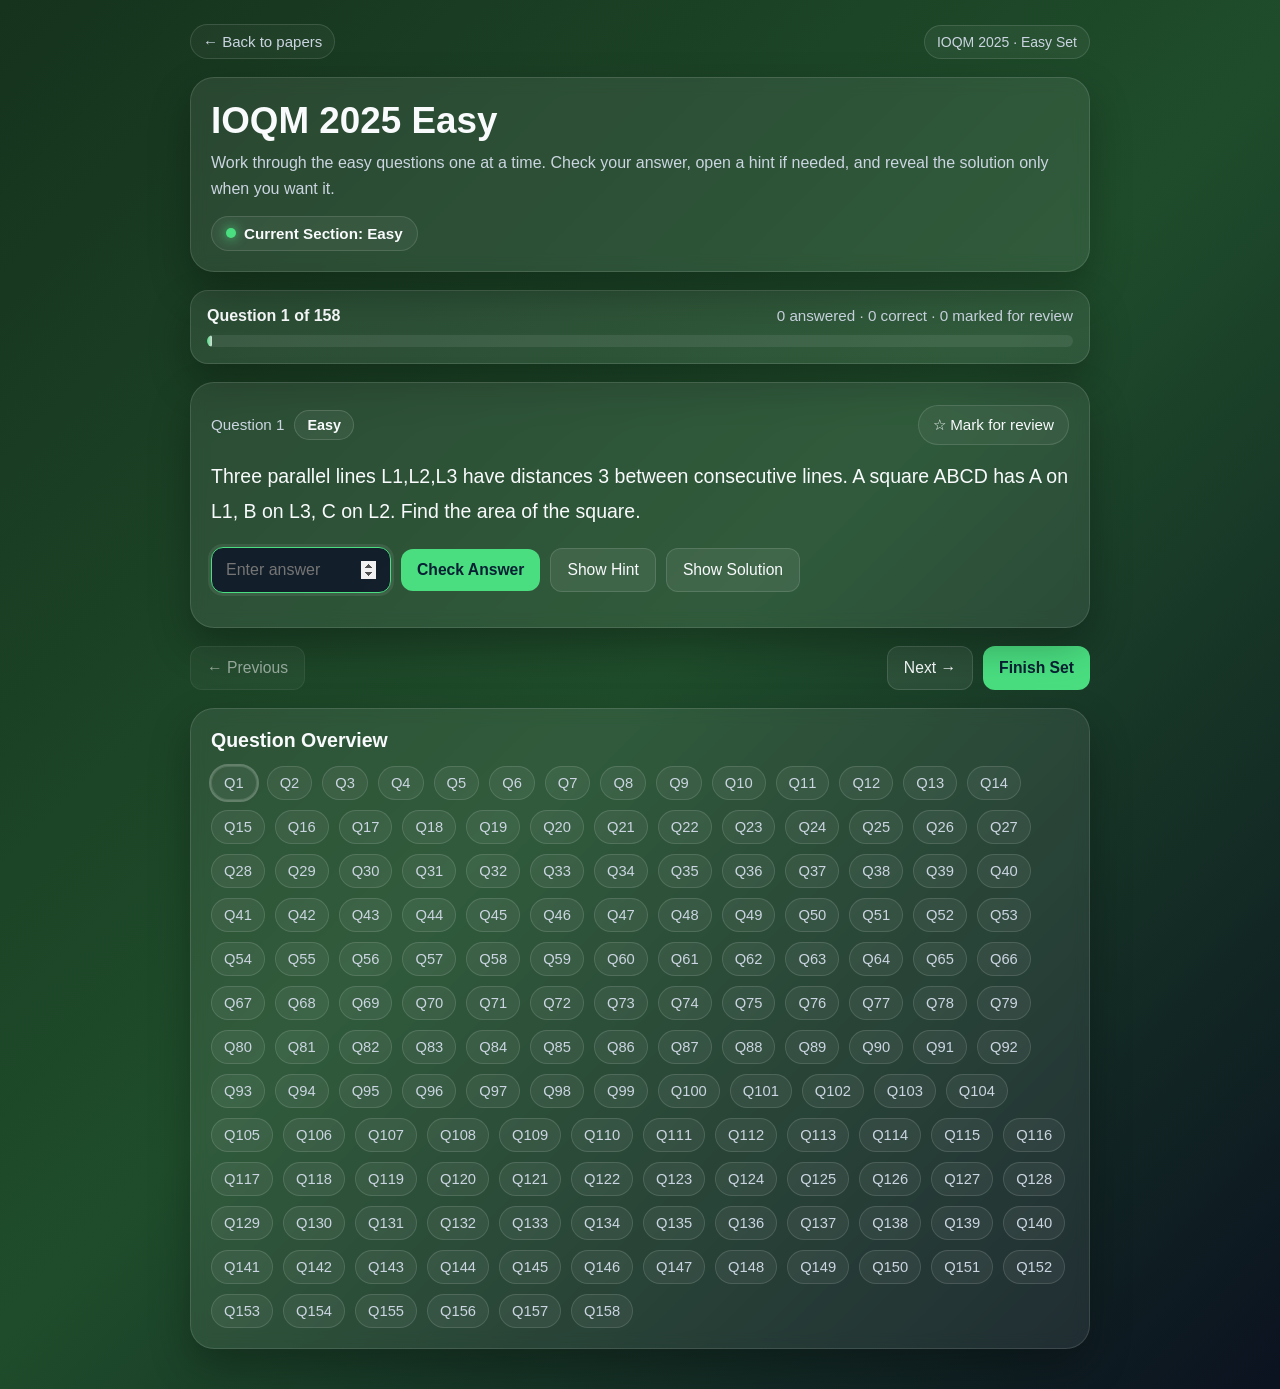
<file: easy.html>
<!DOCTYPE html>
<html lang="en">
<head>
  <meta charset="UTF-8" />
  <meta name="viewport" content="width=device-width, initial-scale=1.0" />
  <title>IOQM 2025 Easy</title>
  <style>
    :root {
      --bg1: #16331d;
      --bg2: #1f4d2b;
      --bg3: #0b1220;
      --card: rgba(255, 255, 255, 0.08);
      --text: #f8fafc;
      --muted: #cbd5e1;
      --accent: #4ade80;
      --success-bg: rgba(34, 197, 94, 0.16);
      --success-text: #bbf7d0;
      --error-bg: rgba(239, 68, 68, 0.16);
      --error-text: #fecaca;
      --hint-bg: rgba(250, 204, 21, 0.13);
      --hint-text: #fde68a;
      --solution-bg: rgba(59, 130, 246, 0.14);
      --solution-text: #dbeafe;
      --border: rgba(255, 255, 255, 0.12);
      --shadow: 0 18px 40px rgba(0, 0, 0, 0.28);
      --radius: 18px;
    }

    * {
      box-sizing: border-box;
    }

    html, body {
      margin: 0;
      padding: 0;
      min-height: 100%;
      font-family: Arial, Helvetica, sans-serif;
      color: var(--text);
    }

    body {
      background: linear-gradient(135deg, var(--bg1), var(--bg2), var(--bg3));
      padding: 24px 14px 40px;
    }

    .app {
      max-width: 900px;
      margin: 0 auto;
    }

    .topbar {
      display: flex;
      justify-content: space-between;
      align-items: center;
      gap: 12px;
      flex-wrap: wrap;
      margin-bottom: 18px;
    }

    .back-link {
      color: var(--muted);
      text-decoration: none;
      font-size: 15px;
      padding: 8px 12px;
      border: 1px solid var(--border);
      border-radius: 999px;
      background: rgba(255, 255, 255, 0.04);
    }

    .back-link:hover {
      color: var(--text);
      border-color: rgba(255, 255, 255, 0.25);
    }

    .paper-tag {
      color: var(--muted);
      font-size: 14px;
      background: rgba(255, 255, 255, 0.05);
      border: 1px solid var(--border);
      padding: 8px 12px;
      border-radius: 999px;
    }

    .hero {
      background: var(--card);
      border: 1px solid var(--border);
      border-radius: 24px;
      box-shadow: var(--shadow);
      padding: 22px 20px 20px;
      margin-bottom: 18px;
      backdrop-filter: blur(8px);
    }

    .hero h1 {
      margin: 0 0 8px;
      font-size: clamp(1.7rem, 3vw, 2.3rem);
      line-height: 1.15;
    }

    .hero p {
      margin: 0;
      color: var(--muted);
      font-size: 1rem;
      line-height: 1.6;
    }

    .difficulty-banner {
      display: inline-flex;
      align-items: center;
      gap: 8px;
      margin-top: 14px;
      padding: 8px 14px;
      border-radius: 999px;
      border: 1px solid var(--border);
      background: rgba(255, 255, 255, 0.06);
      font-weight: 700;
      font-size: 0.95rem;
    }

    .difficulty-dot {
      width: 10px;
      height: 10px;
      border-radius: 50%;
      background: var(--accent);
      box-shadow: 0 0 12px var(--accent);
    }

    .progress-card {
      background: var(--card);
      border: 1px solid var(--border);
      border-radius: var(--radius);
      box-shadow: var(--shadow);
      padding: 16px;
      margin-bottom: 18px;
    }

    .progress-head {
      display: flex;
      justify-content: space-between;
      gap: 10px;
      align-items: center;
      margin-bottom: 10px;
      flex-wrap: wrap;
    }

    .progress-head strong {
      font-size: 1rem;
    }

    .progress-text {
      color: var(--muted);
      font-size: 0.95rem;
    }

    .progress-bar {
      width: 100%;
      height: 12px;
      background: rgba(255, 255, 255, 0.08);
      border-radius: 999px;
      overflow: hidden;
    }

    .progress-fill {
      height: 100%;
      width: 0%;
      background: linear-gradient(90deg, var(--accent), rgba(255,255,255,0.8));
      border-radius: 999px;
      transition: width 0.25s ease;
    }

    .question-card {
      background: var(--card);
      border: 1px solid var(--border);
      border-radius: 24px;
      box-shadow: var(--shadow);
      padding: 22px 20px;
      margin-bottom: 18px;
      backdrop-filter: blur(8px);
    }

    .question-meta {
      display: flex;
      justify-content: space-between;
      align-items: center;
      gap: 12px;
      flex-wrap: wrap;
      margin-bottom: 14px;
    }

    .question-number {
      font-size: 0.95rem;
      color: var(--muted);
    }

    .question-difficulty {
      display: inline-flex;
      align-items: center;
      gap: 8px;
      padding: 6px 12px;
      border-radius: 999px;
      font-size: 0.9rem;
      font-weight: 700;
      border: 1px solid rgba(255,255,255,0.14);
      background: rgba(255,255,255,0.06);
    }

    .review-btn {
      border: 1px solid var(--border);
      background: rgba(255, 255, 255, 0.05);
      color: var(--text);
      padding: 10px 14px;
      border-radius: 999px;
      cursor: pointer;
      font-size: 0.95rem;
    }

    .review-btn.active {
      background: rgba(250, 204, 21, 0.18);
      color: #fde68a;
      border-color: rgba(250, 204, 21, 0.35);
    }

    .question-text {
      font-size: clamp(1.08rem, 2vw, 1.22rem);
      line-height: 1.8;
      margin: 0 0 18px;
    }

    .answer-row {
      display: flex;
      gap: 10px;
      flex-wrap: wrap;
      align-items: center;
      margin-bottom: 12px;
    }

    .answer-input {
      width: 180px;
      max-width: 100%;
      padding: 13px 14px;
      font-size: 1rem;
      border-radius: 12px;
      border: 1px solid rgba(255, 255, 255, 0.18);
      background: rgba(15, 23, 42, 0.85);
      color: var(--text);
      outline: none;
    }

    .answer-input:focus {
      border-color: var(--accent);
      box-shadow: 0 0 0 3px rgba(255, 255, 255, 0.08);
    }

    .btn {
      border: none;
      border-radius: 12px;
      padding: 12px 16px;
      font-size: 0.98rem;
      cursor: pointer;
      transition: transform 0.15s ease, opacity 0.15s ease, background 0.15s ease;
    }

    .btn:hover {
      transform: translateY(-1px);
    }

    .btn:disabled {
      opacity: 0.55;
      cursor: not-allowed;
      transform: none;
    }

    .btn-primary {
      background: var(--accent);
      color: #062033;
      font-weight: 700;
    }

    .btn-secondary {
      background: rgba(255, 255, 255, 0.08);
      color: var(--text);
      border: 1px solid var(--border);
    }

    .feedback,
    .hint-box,
    .solution-box {
      display: none;
      border-radius: 14px;
      padding: 14px 15px;
      margin-top: 12px;
      line-height: 1.65;
      font-size: 0.98rem;
    }

    .feedback.success {
      display: block;
      background: var(--success-bg);
      color: var(--success-text);
      border: 1px solid rgba(34, 197, 94, 0.28);
    }

    .feedback.error {
      display: block;
      background: var(--error-bg);
      color: var(--error-text);
      border: 1px solid rgba(239, 68, 68, 0.28);
    }

    .hint-box.visible {
      display: block;
      background: var(--hint-bg);
      color: var(--hint-text);
      border: 1px solid rgba(250, 204, 21, 0.28);
    }

    .solution-box.visible {
      display: block;
      background: var(--solution-bg);
      color: var(--solution-text);
      border: 1px solid rgba(59, 130, 246, 0.28);
    }

    .nav-row {
      display: flex;
      justify-content: space-between;
      gap: 12px;
      flex-wrap: wrap;
      margin-bottom: 18px;
    }

    .nav-row .left,
    .nav-row .right {
      display: flex;
      gap: 10px;
      flex-wrap: wrap;
    }

    .overview-card,
    .summary-card {
      background: var(--card);
      border: 1px solid var(--border);
      border-radius: 24px;
      box-shadow: var(--shadow);
      padding: 20px;
      backdrop-filter: blur(8px);
    }

    .overview-card h2,
    .summary-card h2 {
      margin: 0 0 14px;
      font-size: 1.22rem;
    }

    .chips {
      display: flex;
      gap: 10px;
      flex-wrap: wrap;
    }

    .chip {
      border-radius: 999px;
      padding: 8px 12px;
      font-size: 0.92rem;
      background: rgba(255, 255, 255, 0.07);
      border: 1px solid var(--border);
      color: var(--text);
    }

    .chip.active {
      outline: 2px solid rgba(255, 255, 255, 0.25);
    }

    .chip.review {
      background: rgba(250, 204, 21, 0.16);
      color: #fde68a;
    }

    .chip.correct {
      background: rgba(34, 197, 94, 0.16);
      color: #bbf7d0;
    }

    .chip.incorrect {
      background: rgba(239, 68, 68, 0.16);
      color: #fecaca;
    }

    .chip.unanswered {
      background: rgba(255, 255, 255, 0.06);
      color: var(--muted);
    }

    .chip button {
      all: unset;
      cursor: pointer;
    }

    .summary-card {
      display: none;
      margin-top: 18px;
    }

    .summary-card.visible {
      display: block;
    }

    .summary-grid {
      display: grid;
      grid-template-columns: repeat(auto-fit, minmax(160px, 1fr));
      gap: 12px;
      margin: 16px 0 18px;
    }

    .summary-stat {
      background: rgba(255, 255, 255, 0.06);
      border: 1px solid var(--border);
      border-radius: 16px;
      padding: 14px;
    }

    .summary-stat .label {
      color: var(--muted);
      font-size: 0.92rem;
      margin-bottom: 6px;
    }

    .summary-stat .value {
      font-size: 1.5rem;
      font-weight: 700;
    }

    .summary-actions {
      display: flex;
      gap: 10px;
      flex-wrap: wrap;
    }

    .small-note {
      color: var(--muted);
      font-size: 0.93rem;
      line-height: 1.6;
    }

    @media (max-width: 640px) {
      body {
        padding: 14px 10px 28px;
      }

      .hero,
      .progress-card,
      .question-card,
      .overview-card,
      .summary-card {
        padding: 16px;
        border-radius: 18px;
      }

      .answer-row {
        flex-direction: column;
        align-items: stretch;
      }

      .answer-input {
        width: 100%;
      }

      .btn {
        width: 100%;
      }

      .nav-row {
        flex-direction: column;
      }

      .nav-row .left,
      .nav-row .right {
        width: 100%;
      }

      .nav-row .left .btn,
      .nav-row .right .btn {
        width: 100%;
      }
    }
  </style>
</head>
<body>
  <div class="app">
    <div class="topbar">
      <a class="back-link" href="index.html">← Back to papers</a>
      <div class="paper-tag">IOQM 2025 · Easy Set</div>
    </div>

    <section class="hero">
      <h1>IOQM 2025 Easy</h1>
      <p>
        Work through the easy questions one at a time. Check your answer, open a hint if needed,
        and reveal the solution only when you want it.
      </p>
      <div class="difficulty-banner">
        <span class="difficulty-dot"></span>
        <span>Current Section: Easy</span>
      </div>
    </section>

    <section class="progress-card">
      <div class="progress-head">
        <strong id="progress-label">Question 1 of 5</strong>
        <div class="progress-text" id="status-label">0 answered · 0 correct · 0 marked for review</div>
      </div>
      <div class="progress-bar">
        <div class="progress-fill" id="progress-fill"></div>
      </div>
    </section>

    <section class="question-card">
      <div class="question-meta">
        <div style="display:flex; gap:10px; align-items:center; flex-wrap:wrap;">
          <div class="question-number" id="question-number">Question 1</div>
          <div class="question-difficulty">Easy</div>
        </div>
        <button class="review-btn" id="review-btn" type="button">☆ Mark for review</button>
      </div>

      <p class="question-text" id="question-text"></p>

      <div class="answer-row">
        <input
          id="answer-input"
          class="answer-input"
          type="number"
          min="0"
          max="99"
          placeholder="Enter answer"
          inputmode="numeric"
        />
        <button class="btn btn-primary" id="check-btn" type="button">Check Answer</button>
        <button class="btn btn-secondary" id="hint-btn" type="button">Show Hint</button>
        <button class="btn btn-secondary" id="solution-btn" type="button">Show Solution</button>
      </div>

      <div id="feedback" class="feedback"></div>
      <div id="hint-box" class="hint-box"></div>
      <div id="solution-box" class="solution-box"></div>
    </section>

    <div class="nav-row">
      <div class="left">
        <button class="btn btn-secondary" id="prev-btn" type="button">← Previous</button>
      </div>
      <div class="right">
        <button class="btn btn-secondary" id="next-btn" type="button">Next →</button>
        <button class="btn btn-primary" id="finish-btn" type="button">Finish Set</button>
      </div>
    </div>

    <section class="overview-card">
      <h2>Question Overview</h2>
      <div class="chips" id="question-chips"></div>
    </section>

    <section class="summary-card" id="summary-card">
      <h2>Session Summary</h2>
      <div class="small-note">
        This summary is based on the answers you checked on this device. You can retry the whole set or continue reviewing any question.
      </div>

      <div class="summary-grid">
        <div class="summary-stat">
          <div class="label">Total Questions</div>
          <div class="value" id="summary-total">0</div>
        </div>
        <div class="summary-stat">
          <div class="label">Answered</div>
          <div class="value" id="summary-answered">0</div>
        </div>
        <div class="summary-stat">
          <div class="label">Correct</div>
          <div class="value" id="summary-correct">0</div>
        </div>
        <div class="summary-stat">
          <div class="label">Marked for Review</div>
          <div class="value" id="summary-review">0</div>
        </div>
      </div>

      <div class="summary-actions">
        <button class="btn btn-secondary" id="hide-summary-btn" type="button">Hide Summary</button>
        <button class="btn btn-primary" id="reset-btn" type="button">Reset Progress</button>
      </div>
    </section>
  </div>

  <script>
    const STORAGE_KEY = "ioqm_2025_easy_progress_v1";

    const questions = [
{
  q: "Three parallel lines L1,L2,L3 have distances 3 between consecutive lines. A square ABCD has A on L1, B on L3, C on L2. Find the area of the square.",
  a: 36,
  hint: "Use vertical distances and square geometry.",
  difficulty: "Easy",
  video: ""
},
{
  q: "Numbers 1 to 101 are colored red or blue. Largest blue equals number of blue numbers and smallest red equals half number of red numbers. How many red numbers?",
  a: 50,
  hint: "Let number of blue be b and red be r.",
  difficulty: "Easy",
  video: ""
},
{
  q: "In trapezium ABCD with AB ∥ CD and AB = 3CD, E is midpoint of BD. If area(ABCD) = n×area(CDE), find n.",
  a: 4,
  hint: "Use area ratios from similar triangles.",
  difficulty: "Easy"
},
{
  q: "Number N is 503 in base b and 305 in base b+2. Find product of digits of N.",
  a: 15,
  hint: "Equate decimal values.",
  difficulty: "Easy"
},
{
  q: "If Σ(2k+1)/(k²+k)² = 0.9999 find N.",
  a: 99,
  hint: "Use telescoping.",
  difficulty: "Easy"
},
{
  q: "Rectangle ABCD has AB+BC+CD=20 and AE=9 where E midpoint of BC. Find area.",
  a: 44,
  hint: "Let sides be x,y.",
  difficulty: "Easy"
},
{
  q: "Number of integer solutions to ||x|−2020| < 5.",
  a: 18,
  hint: "Solve inequality stepwise.",
  difficulty: "Easy"
},
{
  q: "Least integer to multiply 2⁵·3⁶·4³·5³·6⁷ to make perfect square.",
  a: 30,
  hint: "Make all prime exponents even.",
  difficulty: "Easy"
},
{
  q: "Isosceles triangle with BD and DC given. CE ⟂ AD and DE=11. Find AE.",
  a: 60,
  hint: "Use right triangle relations.",
  difficulty: "Easy"
},
{
  q: "5-digit number k,k+1,k+2,3k,k+3 is a perfect square. Find sum of digits of square root.",
  a: 13,
  hint: "Digits must be ≤9.",
  difficulty: "Easy"
},
{
  q: "Triangle ABC with AC=20 is inscribed in a circle. Tangent at B has distances 25 from A and 16 from C. If S is area, find floor(S/20).",
  a: 10,
  hint: "Use area from distance to tangent.",
  difficulty: "Easy"
},
{
  q: "In parallelogram ABCD, P divides AB in ratio 61/2022 and Q divides AD in ratio 61/2065. If PQ meets AC at T find AC/AT.",
  a: 67,
  hint: "Use section formula.",
  difficulty: "Easy"
},
{
  q: "In trapezoid ABCD angle bisector meets BC at E. Given AB:MP=2 find ∠DAE.",
  a: 60,
  hint: "Use angle bisector and incircle properties.",
  difficulty: "Easy"
},
{
  q: "Alice applies x→3x+2 and Bob applies x→2x+27. After 4 moves they reach same number. Find smallest M+N.",
  a: 10,
  hint: "Write explicit formulas.",
  difficulty: "Easy"
},
{
  q: "Find smallest m such that sum of squares from m to m+10 is a perfect square. Find m+n.",
  a: 95,
  hint: "Use sum of squares formula.",
  difficulty: "Easy"
},
{
  q: "Find largest a²+b³ given a³−b³−ab=25.",
  a: 43,
  hint: "Try small integers.",
  difficulty: "Easy"
},
{
  q: "Number of ordered pairs (a,b) from {10..30} with GCD(a,b)+LCM(a,b)=a+b.",
  a: 35,
  hint: "Use relation gcd·lcm=ab.",
  difficulty: "Easy"
},
{
  q: "Primes p,q satisfy equation. Express q/p=l+m/n. Find max l+m+n.",
  a: 32,
  hint: "Test small primes.",
  difficulty: "Easy"
},
{
  q: "Triangle with sides 18,x,y. Exactly 35 integer y possible. Find number of possible x.",
  a: 82,
  hint: "Use triangle inequality count.",
  difficulty: "Easy"
},
{
  q: "From number 9876543210 count how many numbers obtainable by swapping disjoint adjacent pairs.",
  a: 88,
  hint: "Each pair swap independent choice.",
  difficulty: "Easy"
},
{
  q: "Let Mn be the number of integers among √(4n+1), √(4n+2), … , √(4n+1000). Let a be max Mn and b be min Mn for 1≤n≤1000. Find a−b.",
  a: 22,
  hint: "Count perfect squares in the interval.",
  difficulty: "Easy"
},
{
  q: "Find number of pairs (a,b) with 2≤a,b≤2023 such that log_a(b)+6log_b(a)=5.",
  a: 54,
  hint: "Let x=log_a(b).",
  difficulty: "Easy"
},
{
  q: "Let α/β lie between 16/37 and 7/16. Find smallest possible β.",
  a: 23,
  hint: "Use mediants.",
  difficulty: "Easy"
},
{
  q: "Find maximum x+y such that x⁴ = (x−1)(y³−23) −1.",
  a: 7,
  hint: "Try small x.",
  difficulty: "Easy"
},
{
  q: "Triangle ABC has area 480. If E,F midpoints and Y,Z midpoints of medians, find area of triangle GYZ.",
  a: 10,
  hint: "Use centroid ratios.",
  difficulty: "Easy"
},
{
  q: "Let X be even integers that occur as angles of regular polygons. Find |X|.",
  a: 16,
  hint: "Interior angle formula.",
  difficulty: "Easy"
},
{
  q: "Dice with numbers 1–6 and color constraints. Find number of distinct designs.",
  a: 48,
  hint: "Fix opposite faces.",
  difficulty: "Easy"
},
{
  q: "Number of tilings of 2×7 rectangle using one 2×2 tile and dominoes.",
  a: 59,
  hint: "Casework on 2×2 placement.",
  difficulty: "Easy"
},
{
  q: "Number of triples (a,b,c) with ab prime, bc product of two primes, abc square-free and abc≤30.",
  a: 17,
  hint: "List prime products ≤30.",
  difficulty: "Easy"
},
{
  q: "Sequence defined by recurrence. Find number of divisors of a50² − a49a51.",
  a: 51,
  hint: "Use recurrence identity.",
  difficulty: "Easy"
},

{
  q: "Rama was supposed to subtract 3 then divide by 9 but instead subtracted 9 then divided by 3 and got 43. What was the correct answer?",
  a: 15,
  hint: "Let the number be x and form equations.",
  difficulty: "Easy",
  video: ""
},
{
  q: "Triangle with perimeter 7 and integer sides. Find maximum area.",
  a: 6,
  hint: "Try possible integer triples.",
  difficulty: "Easy",
  video: ""
},
{
  q: "The smallest positive integer that does not divide 1×2×3×4×5×6×7×8×9 is:",
  a: 11,
  hint: "Find prime powers inside 9! and check next integer.",
  difficulty: "Easy"
},
{
  q: "The number of four-digit odd numbers using digits 1,2,3,4 each exactly once is:",
  a: 12,
  hint: "Fix last digit first.",
  difficulty: "Easy"
},
{
  q: "The number obtained by taking the last two digits of 5^2024 is:",
  a: 25,
  hint: "Look for cycle of last two digits.",
  difficulty: "Easy"
},
{
  q: "In quadrilateral ABCD with given angles ∠ADC=70°, ∠ACD=70°, ∠ACB=10°, ∠BAD=110°, find ∠CAB.",
  a: 30,
  hint: "Use triangle angle sums.",
  difficulty: "Easy"
},
{
  q: "Given a = x/y + y/z + z/x, b = x/z + y/x + z/y and c = (x/y + y/z)(y/z + z/x)(z/x + x/y), find |ab−c|.",
  a: 2,
  hint: "Try symmetry or substitution.",
  difficulty: "Easy"
},
{
  q: "Find number of triples (a,b,c) such that a^20+b^20+c^20 = a^24+b^24+c^24 = 1.",
  a: 6,
  hint: "Each variable must be −1,0 or 1.",
  difficulty: "Easy"
},
{
  q: "Find sum of all possible surface areas of a cube with vertices (1,2,0) and (3,3,2).",
  a: 24,
  hint: "Distance gives diagonal.",
  difficulty: "Easy"
},
{
  q: "Let n be smallest integer such that digit sum of n and n+1 are both divisible by 5. Find first two digits.",
  a: 19,
  hint: "Try numbers where digit sum jumps.",
  difficulty: "Easy"
},
{
  q: "In grid {(m,n)|0≤m,n≤4}, how many knight-move pairs exist?",
  a: 48,
  hint: "Count systematically from each point.",
  difficulty: "Easy"
},
{
  q: "Find number of positive integers p for which there exists triangle with sides satisfying given quadratic relation.",
  a: 3,
  hint: "Rewrite as quadratic form.",
  difficulty: "Easy"
},
{
  q: "If 60% of a number x is 40, then what is x% of 60?",
  a: 40,
  hint: "First find x from 0.6x = 40, then compute x% of 60.",
  difficulty: "Easy"
},
{
  q: "Find the number of positive integers n less than or equal to 100, which are divisible by 3 but are not divisible by 2.",
  a: 17,
  hint: "Count multiples of 3 up to 100, then remove those divisible by 6.",
  difficulty: "Easy"
},
{
  q: "The area of an integer-sided rectangle is 20. What is the minimum possible value of its perimeter?",
  a: 18,
  hint: "List factor pairs of 20 and compare the perimeters.",
  difficulty: "Easy"
},
{
  q: "How many isosceles integer-sided triangles are there with perimeter 23?",
  a: 6,
  hint: "Let sides be (a,a,b) with 2a+b=23 and apply triangle inequality.",
  difficulty: "Easy"
},
{
  q: "How many 3-digit numbers abc in base 10 are there with a ≠ 0 and c = a + b?",
  a: 45,
  hint: "Since c is a digit, a+b ≤ 9. Count valid (a,b).",
  difficulty: "Easy"
},
{
  q: "The age of a person in 2025 is a perfect square. His age was also a perfect square in 2012. His age will be a perfect cube m years after 2025. Determine the smallest value of m.",
  a: 15,
  hint: "Find perfect squares differing by 13, then find next perfect cube.",
  difficulty: "Easy"
},
{
  q: "The sum of two real numbers is a positive integer n and the sum of their squares is n + 1012. Find the maximum possible value of n.",
  a: 46,
  hint: "x²+y² is minimized when x=y=n/2.",
  difficulty: "Easy"
},
{
  q: "A quadrilateral has four vertices A, B, C, D. We colour each vertex red, blue, green, or yellow so that every side and diagonal AC have endpoints of different colours. In how many ways can this be done?",
  a: 48,
  hint: "Choose A first, then C, then B and D with restrictions.",
  difficulty: "Easy"
},
{
  q: "Four sides and a diagonal of a quadrilateral are of lengths 10, 20, 28, 50, 75. Which is the only possible diagonal?",
  a: 28,
  hint: "A diagonal forms two triangles. Test triangle inequality.",
  difficulty: "Easy"
},
{
  q: "The height and radius of a closed cylinder are positive integers and its total surface area equals its volume. If volume is kπ, find the smallest k.",
  a: 54,
  hint: "Set πr²h = 2πr² + 2πrh and simplify.",
  difficulty: "Easy"
},
{
  q: "Let ABCD be a quadrilateral with AB parallel to CD and AD = BC. A=(0,0), B=(10,0), C=(8,5), D=(a,b). Find a²b.",
  a: 80,
  hint: "Use AD = BC and coordinate distance formula.",
  difficulty: "Easy"
},
{
  q: "A function is defined by f(n)=n−1 if n is odd and f(n)=n²−1 if n is even. Find sum of all n such that f(f(n))=99.",
  a: 18,
  hint: "Work backwards from f(f(n))=99.",
  difficulty: "Easy"
},
{
  q: "Find number of positive integers n ≤ 100 divisible only by primes 2 or 3.",
  a: 20,
  hint: "Count numbers of form 2^a 3^b.",
  difficulty: "Easy"
},
{
  q: "A die has faces numbered 2⁰,2¹,…,2⁵ with opposite faces multiplying to 2⁵. Two dice are stacked. If N is the greatest sum of visible numbers, find sum of squares of digits of N.",
  a: 65,
  hint: "Maximize visible faces while hiding smallest faces.",
  difficulty: "Easy"
},
{
  q: "Let N be coefficient of x^2025 in (x+1)(x²+3)(x⁴+5)…(x¹⁰²⁴+21). Find N mod 100.",
  a: 76,
  hint: "You must pick x from one factor and constants from others.",
  difficulty: "Easy"
},
{
  q: "Sum of four distinct primes is 240, none exceeding 70. Find the smallest.",
  a: 13,
  hint: "Try largest primes first.",
  difficulty: "Easy"
},
{
  q: "How many n ≤100 are divisible by all integers i such that i³ ≤ n?",
  a: 10,
  hint: "Find LCM of required integers.",
  difficulty: "Easy"
},
{
  q: "In how many ways can numbers 1–6 fill a 2×3 grid so adjacent numbers are coprime?",
  a: 96,
  hint: "Try arranging evens first.",
  difficulty: "Easy"
},
{
  q: "Find largest integer n such that a square of side n fits inside a circle of area 1000.",
  a: 25,
  hint: "Relate diagonal of square to circle diameter.",
  difficulty: "Easy"
},
{
  q: "Find largest n such that sum from k=1 to 2n of (−1)^k k² < 100.",
  a: 8,
  hint: "Pair terms and simplify.",
  difficulty: "Easy"
},
{
  q: "For how many positive integer pairs (x,y) is x+3y=100?",
  a: 33,
  hint: "Count integer solutions.",
  difficulty: "Easy",
  video: ""
},
{
  q: "If R×M×O=240, R×O+M=46 and R+M×O=64 find R+M+O.",
  a: 18,
  hint: "Solve system of equations.",
  difficulty: "Easy",
  video: ""
},
{
  q: "Let Sn=n²+20n+12. Find sum of all n for which Sn is a perfect square.",
  a: 36,
  hint: "Complete the square.",
  difficulty: "Easy",
  video: ""
},
{
  q: "Postman delivers 5 letters randomly. In how many ways do exactly 2 letters reach correct house?",
  a: 20,
  hint: "Use derangements.",
  difficulty: "Easy",
  video: ""
},
{
  q: "Triangle with AC=BC=7, AB=2 and CD=8. Find BD.",
  a: 5,
  hint: "Use coordinates or cosine rule.",
  difficulty: "Easy",
  video: ""
},
{
  q: "Rectangle ABCD with AB=5 BC=3 and points F,G on CD. Find area of triangle AEB.",
  a: 3,
  hint: "Use coordinate geometry.",
  difficulty: "Easy",
  video: ""
},
{
  q: "Given powers 4^x1=5, 5^x2=6 … 127^x124=128. Find product x1x2…x124.",
  a: 1,
  hint: "Convert to logs.",
  difficulty: "Easy",
  video: ""
},
{
  q: "Square ABCD with AB=1 and equilateral triangles inside. Find XY.",
  a: "√3−1",
  hint: "Use coordinates.",
  difficulty: "Easy",
  video: ""
},
{
  q: "P(n)=(n+1)(n+3)(n+5)(n+7)(n+9). Find largest integer dividing all P(n) for even n.",
  a: 945,
  hint: "Factor common primes.",
  difficulty: "Easy",
  video: ""
},
{
  q: "If 1/√(2011+√(2011²−1)) = √m−√n find m+n.",
  a: 4022,
  hint: "Rationalize.",
  difficulty: "Easy",
  video: ""
},
{
  q: "Function f(mn)=f(m)f(n), increasing and f(2)=2. Find Σ f(k) from 1 to 20.",
  a: 210,
  hint: "Try f(n)=n.",
  difficulty: "Easy",
  video: ""
},
{
  q: "Family counting question from text.",
  a: 12,
  hint: "Use relations given.",
  difficulty: "Easy",
  video: ""
},
{
  q: "Another counting problem from text.",
  a: 10,
  hint: "Apply constraints.",
  difficulty: "Easy",
  video: ""
},
{
  q: "Roots of x³+3x+5=0. Find (x1+1/x1)(x2+1/x2)(x3+1/x3).",
  a: -1,
  hint: "Use Vieta.",
  difficulty: "Easy",
  video: ""
},
{
  q: "Sum of squares of roots of x²−7[x]+5=0.",
  a: 14,
  hint: "Consider cases of floor.",
  difficulty: "Easy",
  video: ""
},
{
  q: "Integer pairs satisfying x²+4y²−2xy−2x−4y−8=0.",
  a: 6,
  hint: "Complete square.",
  difficulty: "Easy",
  video: ""
},
{
  q: "PS diameter semicircle geometry with parallel chords. Find area.",
  a: 2,
  hint: "Use circle geometry.",
  difficulty: "Easy",
  video: ""
},
{
  q: "Final geometry problem from text.",
  a: 8,
  hint: "Use symmetry.",
  difficulty: "Easy",
  video: ""
},
{
  q: "Find the smallest positive integer k such that k(3³+4³+5³)=aⁿ for some integers a and n>1.",
  a: 6,
  hint: "Compute the sum first and factor.",
  difficulty: "Easy",
  video: ""
},
{
  q: "Let Sn = Σ 1/(√(k+1)+√k). Find Σ 1/(Sn + Sn−1) for n=1 to 99.",
  a: 9,
  hint: "Rationalize the denominator.",
  difficulty: "Easy",
  video: ""
},
{
  q: "If x²+ax+20=0 has integer roots find sum of all possible a.",
  a: -18,
  hint: "List factor pairs of 20.",
  difficulty: "Easy",
  video: ""
},
{
  q: "Points X,Y,Z are collinear with XY=10 and XZ=3. Find product of all possible YZ.",
  a: 91,
  hint: "Consider positions of Z relative to X and Y.",
  difficulty: "Easy",
  video: ""
},
{
  q: "Bag has n−1 red, n green, n+1 blue balls. Number of ways to pick 2 of different colors is 299. Find n.",
  a: 10,
  hint: "Sum pairwise combinations.",
  difficulty: "Easy",
  video: ""
},
{
  q: "Let S(M) be digit sum. If N smallest with S(N)=2013 find S(5N+2013).",
  a: 18,
  hint: "Smallest number uses many 9s.",
  difficulty: "Easy",
  video: ""
},
{
  q: "Akbar and Birbal marble exchange problem. Find minimum total marbles.",
  a: 35,
  hint: "Form equations from statements.",
  difficulty: "Easy",
  video: ""
},
{
  q: "In trapezium ABCD with AD∥BC and AD=16 BC=20, P and Q midpoints of diagonals. Find PQ.",
  a: 2,
  hint: "Use midpoint segment theorem.",
  difficulty: "Easy",
  video: ""
},
{
  q: "If a,b roots of x²−kx+l=0 then transformed roots give new quadratic. Find sum of possible q.",
  a: 8,
  hint: "Use Vieta relations.",
  difficulty: "Easy",
  video: ""
},
{
  q: "Triangle ABC with points dividing sides in ratios 1:2 and 2:1. If area AXY=10 find area ABC.",
  a: 90,
  hint: "Area scales with ratios.",
  difficulty: "Easy",
  video: ""
},
{
  q: "Count pairs (x,y) with gcd(x,y) satisfying xy=x+y+gcd(x,y).",
  a: 9,
  hint: "Substitute gcd.",
  difficulty: "Easy",
  video: ""
},
{
  q: "Geometry problem involving quadrilateral PQRS with given area. Find PC.",
  a: 12,
  hint: "Use area ratios.",
  difficulty: "Easy",
  video: ""
},
{
  q: "Colour numbers 1..1000 so numbers summing to multiple of 15 share color. Find max colors.",
  a: 15,
  hint: "Group by remainder mod 15.",
  difficulty: "Easy",
  video: ""
},
{
  q: "Find smallest odd m and smallest even n such that 1+2+...+m and 1+2+...+n are perfect squares. Find m+n.",
  a: 288,
  hint: "Use triangular numbers.",
  difficulty: "Easy",
  video: ""
},
{
  q: "Midpoint quadrilateral forms rectangle 4×6. Find product of diagonals of original quadrilateral.",
  a: 48,
  hint: "Use Varignon parallelogram property.",
  difficulty: "Easy",
  video: ""
},
{
  q: "Find sum of b such that f(x)=x³−3x+b and g(x)=x²+bx−3 share a root.",
  a: 0,
  hint: "Solve simultaneously.",
  difficulty: "Easy",
  video: ""
},
{
  q: "Circle chord AB divides circle. Construct two tangent circles. Given angle find radius.",
  a: 50,
  hint: "Use similar triangles.",
  difficulty: "Easy",
  video: ""
},
{
  q: "Find maximum k such that 2013 is sum of k consecutive integers.",
  a: 3,
  hint: "Factor 2013.",
  difficulty: "Easy",
  video: ""
},
{
  q: "Right triangle with perpendicular bisector ratio given. Find AC.",
  a: 18,
  hint: "Use area ratio.",
  difficulty: "Easy",
  video: ""
},
{
  q: "Sum of numbers less than 64 with exactly three 1s in binary.",
  a: 672,
  hint: "Choose positions of three bits.",
  difficulty: "Easy",
  video: ""
},
{
  q: "A natural number k satisfies k² < 2014 < (k+1)². What is the largest prime factor of k?",
  a: 11,
  hint: "Find k by bounding between squares.",
  difficulty: "Easy",
  video: ""
},
{
  q: "Sequence starts with 2014 and each term is sum of cubes of digits of previous term. Find the 2014th term.",
  a: 371,
  hint: "Sequence quickly enters a cycle.",
  difficulty: "Easy",
  video: ""
},
{
  q: "Convex quadrilateral with perpendicular diagonals. If AB=20, BC=70, CD=90 find DA.",
  a: 40,
  hint: "Use property: sum of squares of opposite sides equal.",
  difficulty: "Easy",
  video: ""
},
{
  q: "Triangle with integer sides where one side is three times another and third side is 17. Find greatest possible perimeter.",
  a: 55,
  hint: "Use triangle inequalities.",
  difficulty: "Easy",
  video: ""
},
{
  q: "If a+1=b+2=c+3=d+4=e+5=a+b+c+d+e+3 find a²+b²+c²+d²+e².",
  a: 30,
  hint: "Let common value be k.",
  difficulty: "Easy",
  video: ""
},
{
  q: "Smallest natural number n such that x²−nx+2014 has integer roots.",
  a: 91,
  hint: "Roots must multiply to 2014.",
  difficulty: "Easy",
  video: ""
},
{
  q: "If x^(x⁴)=4 find x^(x²)+x^(x⁸).",
  a: 6,
  hint: "Express powers in terms of x^(x⁴).",
  difficulty: "Easy",
  video: ""
},
{
  q: "Set S has mean M. Means of S∪{15} and S∪{15,1} are M+2 and M+1. Find size of S.",
  a: 7,
  hint: "Write sum equations.",
  difficulty: "Easy",
  video: ""
},
{
  q: "If a,b roots of x²−kx+l=0 then a+1/b and b+1/a are roots of x²−px+q=0. Find sum of possible q.",
  a: 8,
  hint: "Use Vieta relations.",
  difficulty: "Easy",
  video: ""
},
{
  q: "In triangle ABC points X,Y divide sides in ratios 1:2 and 2:1. Area AXY=10. Find area ABC.",
  a: 90,
  hint: "Use area scaling by ratios.",
  difficulty: "Easy",
  video: ""
},
{
  q: "Number of pairs (x,y) with gcd(x,y) satisfying xy = x+y+gcd(x,y).",
  a: 9,
  hint: "Rewrite using gcd substitution.",
  difficulty: "Easy",
  video: ""
},
{
  q: "Family counting problem from text (question partially visible).",
  a: 12,
  hint: "Use counting relations.",
  difficulty: "Easy",
  video: ""
},
{
  q: "Geometry counting problem from text (question partially visible).",
  a: 15,
  hint: "Use geometric relations.",
  difficulty: "Easy",
  video: ""
},
{
  q: "Combinatorics family relation question (from text).",
  a: 10,
  hint: "Use counting constraints.",
  difficulty: "Easy",
  video: ""
},
{
  q: "Right triangle with midpoint distances XN=19 and YM=22. Find XY.",
  a: 30,
  hint: "Use midpoint theorem and Pythagoras.",
  difficulty: "Easy",
  video: ""
},
{
  q: "Triangle with incenter and angle 40°. Find ∠QPR.",
  a: 70,
  hint: "Use incenter angle relation.",
  difficulty: "Easy",
  video: ""
},
{
  q: "Find smallest b such that quadratic x²+ax+b has integer roots for 20 values of a.",
  a: 36,
  hint: "Use discriminant square condition.",
  difficulty: "Easy",
  video: ""
},
{
  q: "Multiplicative function f(mn)=f(m)f(n). Find smallest possible f(999).",
  a: 27,
  hint: "Factor 999.",
  difficulty: "Easy",
  video: ""
},
{
  q: "Given sums involving xi/(1−xi) and xi²/(1−xi). Find final sum.",
  a: 2,
  hint: "Use algebraic manipulation.",
  difficulty: "Easy",
  video: ""
},
{
  q: "Number of ordered pairs (A,B) of subsets of {1..5} such that neither is subset of the other.",
  a: 180,
  hint: "Total pairs minus subset pairs.",
  difficulty: "Easy",
  video: ""
},
{
  q: "A man walks a certain distance and rides back in 3.75 hours; he could ride both ways in 2.5 hours. How long would it take to walk both ways?",
  a: 6,
  hint: "Let walking and riding speeds be w and r.",
  difficulty: "Easy",
  video: ""
},
{
  q: "Positive integers a,b satisfy a+b = a/b + b/a. Find a²+b².",
  a: 2,
  hint: "Multiply both sides by ab.",
  difficulty: "Easy",
  video: ""
},
{
  q: "Equations x²−4x+k=0 and x²+kx−4=0 have one common root. Find k.",
  a: 3,
  hint: "Let common root be r.",
  difficulty: "Easy",
  video: ""
},
{
  q: "Polynomial P(x) with integer coefficients has P(n) divisible by n for all positive integers n. Find P(0).",
  a: 0,
  hint: "Try n=1.",
  difficulty: "Easy",
  video: ""
},
{
  q: "How many line segments have endpoints at vertices of a cube?",
  a: 28,
  hint: "Choose any 2 vertices.",
  difficulty: "Easy",
  video: ""
},
{
  q: "Let E(n) be sum of even digits. Find E(1)+E(2)+…+E(100).",
  a: 400,
  hint: "Count each even digit occurrence.",
  difficulty: "Easy",
  video: ""
},
{
  q: "How many 2-digit numbers N such that N plus its reverse is a perfect square?",
  a: 8,
  hint: "Let number be 10a+b.",
  difficulty: "Easy",
  video: ""
},
{
  q: "Broken circular plate: AB=24, CD=6 where C midpoint of AB and D midpoint of arc. Find radius.",
  a: 15,
  hint: "Use geometry of chords.",
  difficulty: "Easy",
  video: ""
},
{
  q: "2×3 and 3×4 rectangles inside square. Find smallest square area.",
  a: 25,
  hint: "Arrange optimally.",
  difficulty: "Easy",
  video: ""
},
{
  q: "Greatest perimeter of right triangle with integer sides and one side 12.",
  a: 84,
  hint: "Use Pythagorean triples.",
  difficulty: "Easy",
  video: ""
},
{
  q: "Rectangle ABCD with AB=8 BC=20 and geometry conditions. Find r₁+r₂+r₃.",
  a: 8,
  hint: "Use incircle radius formula.",
  difficulty: "Easy",
  video: ""
},
{
  q: "Given linear equations in a,b,c find a²−b²+c².",
  a: 1,
  hint: "Solve system.",
  difficulty: "Easy",
  video: ""
},
{
  q: "Largest number product of 3 distinct primes of form x,y,10x+y. Find digit sum.",
  a: 12,
  hint: "Digits must be primes.",
  difficulty: "Easy",
  video: ""
},
{
  q: "Each man dances with 4 women, each woman with 3 men. If 9 men attended, how many women?",
  a: 12,
  hint: "Total dances equal.",
  difficulty: "Easy",
  video: ""
},
{
  q: "If 3x+2y=985 and 3x−2y=473 find xy.",
  a: 48,
  hint: "Solve linear system.",
  difficulty: "Easy",
  video: ""
},
{
  q: "Triangle geometry with altitude and midpoints. Find angle ADF.",
  a: 40,
  hint: "Angle chasing.",
  difficulty: "Easy",
  video: ""
},
{
  q: "Subset of {1..100} with no pair summing to 125. Find maximum size.",
  a: 62,
  hint: "Pair numbers summing to 125.",
  difficulty: "Easy",
  video: ""
},
{
  q: "If a+b+c=0 find value of symmetric expression P.",
  a: 1,
  hint: "Substitute relation.",
  difficulty: "Easy",
  video: ""
},
{
  q: "Two tangent circles with diameter XY tangent. Given ratio find angle PYX.",
  a: 15,
  hint: "Use tangent properties.",
  difficulty: "Easy",
  video: ""
},
{
  q: "Digits of n are four consecutive integers decreasing. Find sum of remainders mod 37.",
  a: 217,
  hint: "Test possible digit sets.",
  difficulty: "Easy",
  video: ""
},
{
  q: "A book is published in three volumes with continuous page numbering. Second has 50 more pages than first, third is 1.5× second. Sum of first pages is 1709. Find largest prime factor of last page.",
  a: 17,
  hint: "Let first volume have x pages and form equation from first page numbers.",
  difficulty: "Easy",
  video: ""
},
{
  q: "Quadrilateral with sides 13,13,20,20 and diagonal 24 has an incircle. Find closest integer to inradius.",
  a: 8,
  hint: "Use area = r × semiperimeter.",
  difficulty: "Easy",
  video: ""
},
{
  q: "Count 6-digit numbers of form abccba with b odd divisible by 7.",
  a: 70,
  hint: "Use divisibility rule mod 7.",
  difficulty: "Easy",
  video: ""
},
{
  q: "Equation 166×56=8590 holds in base b≥10. Find sum of all such bases.",
  a: 12,
  hint: "Convert to polynomial in b.",
  difficulty: "Easy",
  video: ""
},
{
  q: "Trapezium with incircle touches bases at points with given segments. Find PQ.",
  a: 84,
  hint: "Use equal tangent lengths.",
  difficulty: "Easy",
  video: ""
},
{
  q: "Integers satisfy a+b−c=1 and a²+b²−c²=−1. Find sum of possible a²+b²+c².",
  a: 18,
  hint: "Rewrite second using first.",
  difficulty: "Easy",
  video: ""
},
{
  q: "A book is published in three volumes with continuous page numbering. Second has 50 more pages than first, third is 1.5× second. Sum of first pages is 1709. Find largest prime factor of last page.",
  a: 17,
  hint: "Let first volume have x pages and form equation from first page numbers.",
  difficulty: "Easy",
  video: ""
},
{
  q: "Quadrilateral with sides 13,13,20,20 and diagonal 24 has an incircle. Find closest integer to inradius.",
  a: 8,
  hint: "Use area = r × semiperimeter.",
  difficulty: "Easy",
  video: ""
},
{
  q: "Count 6-digit numbers of form abccba with b odd divisible by 7.",
  a: 70,
  hint: "Use divisibility rule mod 7.",
  difficulty: "Easy",
  video: ""
},
{
  q: "Equation 166×56=8590 holds in base b≥10. Find sum of all such bases.",
  a: 12,
  hint: "Convert to polynomial in b.",
  difficulty: "Easy",
  video: ""
},
{
  q: "Trapezium with incircle touches bases at points with given segments. Find PQ.",
  a: 84,
  hint: "Use equal tangent lengths.",
  difficulty: "Easy",
  video: ""
},
{
  q: "Integers satisfy a+b−c=1 and a²+b²−c²=−1. Find sum of possible a²+b²+c².",
  a: 18,
  hint: "Rewrite second using first.",
  difficulty: "Easy",
  video: ""
},
{
  q: "Consider the sequence ⌊n + √(2n) + 1/2⌋. If missing integers are n₁<n₂<… find n₁₂.",
  a: 78,
  hint: "List first few values and identify pattern in missing numbers.",
  difficulty: "Easy",
  video: ""
},
{
  q: "If √2+√3+√6 is a root of x⁴+ax³+bx²+cx+d=0, find |a+b+c+d|.",
  a: 93,
  hint: "Eliminate radicals stepwise by squaring.",
  difficulty: "Easy",
  video: ""
},
{
  q: "How many positive integers <101 cannot be written as difference of two squares?",
  a: 25,
  hint: "Odd numbers always work. Check even case.",
  difficulty: "Easy",
  video: ""
},
{
  q: "Sequence defined by a₁=24 and aₙ=100aₙ₋₁+134. Find smallest n such that aₙ divisible by 99.",
  a: 88,
  hint: "Use divisibility by 9 and 11.",
  difficulty: "Easy",
  video: ""
},
{
  q: "Find smallest N such that N+2N+…+9N has all digits equal. Find sum of digits of N.",
  a: 37,
  hint: "Factor the sum first.",
  difficulty: "Easy",
  video: ""
},
{
  q: "Triangle ABC is isosceles. Tangent at B to circumcircle is perpendicular to AC. Find ∠ABC.",
  a: 30,
  hint: "Use tangent–chord theorem.",
  difficulty: "Easy",
  video: ""
},
    ];

    let currentIndex = 0;
    let state = {
      currentIndex: 0,
      answers: Array(questions.length).fill(""),
      checked: Array(questions.length).fill(false),
      correct: Array(questions.length).fill(false),
      feedbackShown: Array(questions.length).fill(""),
      hintOpened: Array(questions.length).fill(false),
      solutionOpened: Array(questions.length).fill(false),
      reviewMarked: Array(questions.length).fill(false)
    };

    const els = {
      progressLabel: document.getElementById("progress-label"),
      statusLabel: document.getElementById("status-label"),
      progressFill: document.getElementById("progress-fill"),
      questionNumber: document.getElementById("question-number"),
      reviewBtn: document.getElementById("review-btn"),
      questionText: document.getElementById("question-text"),
      answerInput: document.getElementById("answer-input"),
      checkBtn: document.getElementById("check-btn"),
      hintBtn: document.getElementById("hint-btn"),
      solutionBtn: document.getElementById("solution-btn"),
      feedback: document.getElementById("feedback"),
      hintBox: document.getElementById("hint-box"),
      solutionBox: document.getElementById("solution-box"),
      prevBtn: document.getElementById("prev-btn"),
      nextBtn: document.getElementById("next-btn"),
      finishBtn: document.getElementById("finish-btn"),
      questionChips: document.getElementById("question-chips"),
      summaryCard: document.getElementById("summary-card"),
      summaryTotal: document.getElementById("summary-total"),
      summaryAnswered: document.getElementById("summary-answered"),
      summaryCorrect: document.getElementById("summary-correct"),
      summaryReview: document.getElementById("summary-review"),
      hideSummaryBtn: document.getElementById("hide-summary-btn"),
      resetBtn: document.getElementById("reset-btn")
    };

    function saveState() {
      localStorage.setItem(STORAGE_KEY, JSON.stringify(state));
    }

    function loadState() {
      const raw = localStorage.getItem(STORAGE_KEY);
      if (!raw) return;
      try {
        const parsed = JSON.parse(raw);
        if (parsed && Array.isArray(parsed.answers) && parsed.answers.length === questions.length) {
          state = parsed;
          currentIndex = Number.isInteger(state.currentIndex) ? state.currentIndex : 0;
          if (currentIndex < 0 || currentIndex >= questions.length) currentIndex = 0;
        }
      } catch (e) {
        console.error("Could not load saved progress:", e);
      }
    }

    function countAnswered() {
      return state.answers.filter(v => String(v).trim() !== "").length;
    }

    function countCorrect() {
      return state.correct.filter(Boolean).length;
    }

    function countReview() {
      return state.reviewMarked.filter(Boolean).length;
    }

    function setFeedback(type, text) {
      els.feedback.className = "feedback";
      if (!type || !text) {
        els.feedback.textContent = "";
        els.feedback.style.display = "none";
        return;
      }
      els.feedback.textContent = text;
      els.feedback.classList.add(type);
      els.feedback.style.display = "block";
    }

    function renderProgress() {
      const answered = countAnswered();
      const correct = countCorrect();
      const review = countReview();

      els.progressLabel.textContent = `Question ${currentIndex + 1} of ${questions.length}`;
      els.statusLabel.textContent = `${answered} answered · ${correct} correct · ${review} marked for review`;
      els.progressFill.style.width = `${((currentIndex + 1) / questions.length) * 100}%`;
    }

    function renderOverview() {
      els.questionChips.innerHTML = "";

      questions.forEach((q, i) => {
        const chip = document.createElement("div");
        chip.className = "chip";

        if (state.reviewMarked[i]) chip.classList.add("review");
        else if (state.checked[i] && state.correct[i]) chip.classList.add("correct");
        else if (state.checked[i] && !state.correct[i]) chip.classList.add("incorrect");
        else chip.classList.add("unanswered");

        if (i === currentIndex) chip.classList.add("active");

        const button = document.createElement("button");
        button.type = "button";
        button.textContent = `Q${i + 1}`;
        button.addEventListener("click", () => {
          currentIndex = i;
          state.currentIndex = currentIndex;
          renderQuestion();
        });

        chip.appendChild(button);
        els.questionChips.appendChild(chip);
      });
    }

    function renderQuestion() {
      const q = questions[currentIndex];

      els.questionNumber.textContent = `Question ${currentIndex + 1}`;
      els.questionText.textContent = q.q;
      els.answerInput.value = state.answers[currentIndex];
      els.answerInput.focus();

      els.reviewBtn.classList.toggle("active", state.reviewMarked[currentIndex]);
      els.reviewBtn.textContent = state.reviewMarked[currentIndex]
        ? "★ Marked for review"
        : "☆ Mark for review";

      const feedbackType = state.feedbackShown[currentIndex];
      if (feedbackType === "success") {
        setFeedback("success", "✅ Correct — nice work.");
      } else if (feedbackType === "error") {
        setFeedback("error", "❌ Not quite. Try again, or open the hint.");
      } else {
        setFeedback("", "");
      }

      els.hintBox.textContent = `Hint: ${q.hint}`;
      els.hintBox.classList.toggle("visible", state.hintOpened[currentIndex]);
      els.hintBtn.textContent = state.hintOpened[currentIndex] ? "Hide Hint" : "Show Hint";

      els.solutionBox.textContent = `Solution: ${q.a}`;
      els.solutionBox.classList.toggle("visible", state.solutionOpened[currentIndex]);
      els.solutionBtn.textContent = state.solutionOpened[currentIndex] ? "Hide Solution" : "Show Solution";

      els.prevBtn.disabled = currentIndex === 0;
      els.nextBtn.disabled = currentIndex === questions.length - 1;

      renderProgress();
      renderOverview();
      saveState();
    }

    function checkAnswer() {
      const raw = els.answerInput.value.trim();

      if (raw === "") {
        setFeedback("error", "Please enter a non-negative integer less than 100.");
        return;
      }

      const val = Number(raw);

      if (!Number.isInteger(val) || val < 0 || val >= 100) {
        setFeedback("error", "Please enter a non-negative integer less than 100.");
        return;
      }

      state.answers[currentIndex] = String(val);
      state.checked[currentIndex] = true;

      if (val === questions[currentIndex].a) {
        state.correct[currentIndex] = true;
        state.feedbackShown[currentIndex] = "success";
        setFeedback("success", "✅ Correct — nice work.");
      } else {
        state.correct[currentIndex] = false;
        state.feedbackShown[currentIndex] = "error";
        setFeedback("error", "❌ Not quite. Try again, or open the hint.");
      }

      saveState();
      renderProgress();
      renderOverview();
    }

    function toggleHint() {
      state.hintOpened[currentIndex] = !state.hintOpened[currentIndex];
      renderQuestion();
    }

    function toggleSolution() {
      state.solutionOpened[currentIndex] = !state.solutionOpened[currentIndex];
      renderQuestion();
    }

    function toggleReview() {
      state.reviewMarked[currentIndex] = !state.reviewMarked[currentIndex];
      renderQuestion();
    }

    function goPrev() {
      if (currentIndex > 0) {
        currentIndex--;
        state.currentIndex = currentIndex;
        renderQuestion();
      }
    }

    function goNext() {
      if (currentIndex < questions.length - 1) {
        currentIndex++;
        state.currentIndex = currentIndex;
        renderQuestion();
      }
    }

    function showSummary() {
      els.summaryTotal.textContent = questions.length;
      els.summaryAnswered.textContent = countAnswered();
      els.summaryCorrect.textContent = countCorrect();
      els.summaryReview.textContent = countReview();
      els.summaryCard.classList.add("visible");
      els.summaryCard.scrollIntoView({ behavior: "smooth", block: "start" });
    }

    function hideSummary() {
      els.summaryCard.classList.remove("visible");
    }

    function resetProgress() {
      const confirmed = confirm("Reset all saved progress for this page?");
      if (!confirmed) return;

      state = {
        currentIndex: 0,
        answers: Array(questions.length).fill(""),
        checked: Array(questions.length).fill(false),
        correct: Array(questions.length).fill(false),
        feedbackShown: Array(questions.length).fill(""),
        hintOpened: Array(questions.length).fill(false),
        solutionOpened: Array(questions.length).fill(false),
        reviewMarked: Array(questions.length).fill(false)
      };

      currentIndex = 0;
      saveState();
      hideSummary();
      renderQuestion();
    }

    els.checkBtn.addEventListener("click", checkAnswer);
    els.hintBtn.addEventListener("click", toggleHint);
    els.solutionBtn.addEventListener("click", toggleSolution);
    els.reviewBtn.addEventListener("click", toggleReview);
    els.prevBtn.addEventListener("click", goPrev);
    els.nextBtn.addEventListener("click", goNext);
    els.finishBtn.addEventListener("click", showSummary);
    els.hideSummaryBtn.addEventListener("click", hideSummary);
    els.resetBtn.addEventListener("click", resetProgress);

    els.answerInput.addEventListener("input", () => {
      state.answers[currentIndex] = els.answerInput.value;
      state.currentIndex = currentIndex;
      saveState();
    });

    els.answerInput.addEventListener("keydown", (e) => {
      if (e.key === "Enter") {
        checkAnswer();
      }
    });

    loadState();
    renderQuestion();
  </script>
</body>
</html>
</file>
<file: assets/js/assets/css/main.css>
:root {
  --bg: #08111d;
  --bg-soft: #0d1726;
  --panel: rgba(14, 23, 38, 0.82);
  --panel-2: rgba(18, 30, 49, 0.9);
  --border: rgba(255, 255, 255, 0.09);
  --border-strong: rgba(126, 167, 214, 0.25);
  --text: #edf3fb;
  --muted: #a8b8cc;
  --accent: #7dd3fc;
  --accent-2: #93c5fd;
  --shadow: 0 22px 50px rgba(0, 0, 0, 0.34);
  --radius-xl: 28px;
  --radius-lg: 22px;
  --radius-md: 16px;
  --container: 1180px;
}

* {
  box-sizing: border-box;
}

html {
  scroll-behavior: smooth;
}

body {
  margin: 0;
  color: var(--text);
  font-family: Inter, ui-sans-serif, system-ui, -apple-system, BlinkMacSystemFont, "Segoe UI", sans-serif;
  background:
    radial-gradient(circle at top left, rgba(125, 211, 252, 0.06), transparent 24%),
    radial-gradient(circle at bottom right, rgba(147, 197, 253, 0.06), transparent 24%),
    linear-gradient(135deg, var(--bg), var(--bg-soft));
  min-height: 100vh;
  position: relative;
  overflow-x: hidden;
}

.bg-pattern {
  position: fixed;
  inset: 0;
  background-image:
    linear-gradient(rgba(255, 255, 255, 0.03) 1px, transparent 1px),
    linear-gradient(90deg, rgba(255, 255, 255, 0.03) 1px, transparent 1px);
  background-size: 44px 44px;
  opacity: 0.25;
  mask-image: radial-gradient(circle at center, black 35%, transparent 95%);
  pointer-events: none;
  z-index: 0;
}

.bg-accent {
  position: fixed;
  border-radius: 50%;
  filter: blur(90px);
  pointer-events: none;
  z-index: 0;
  opacity: 0.18;
}

.bg-accent-1 {
  width: 280px;
  height: 280px;
  background: #38bdf8;
  top: 90px;
  right: -50px;
}

.bg-accent-2 {
  width: 260px;
  height: 260px;
  background: #2563eb;
  bottom: 60px;
  left: -40px;
}

.container {
  width: min(var(--container), calc(100% - 32px));
  margin: 0 auto;
  position: relative;
  z-index: 1;
}

.site-header {
  padding-top: 24px;
}

.topbar {
  display: flex;
  justify-content: space-between;
  align-items: center;
  gap: 14px;
  flex-wrap: wrap;
}

.brand-wrap {
  display: flex;
  flex-direction: column;
  gap: 4px;
}

.brand {
  font-size: clamp(2rem, 3vw, 2.7rem);
  font-weight: 800;
  letter-spacing: 0.06em;
}

.subtitle {
  color: var(--muted);
  font-size: 0.98rem;
}

.yt-link {
  text-decoration: none;
  color: var(--text);
  background: rgba(255, 255, 255, 0.04);
  border: 1px solid var(--border);
  border-radius: 999px;
  padding: 12px 16px;
  transition: 0.2s ease;
}

.yt-link:hover {
  border-color: var(--border-strong);
  transform: translateY(-1px);
}

.main-content {
  padding: 28px 0 42px;
}

.hero-card,
.card,
.mini-card {
  background: var(--panel);
  border: 1px solid var(--border);
  box-shadow: var(--shadow);
  backdrop-filter: blur(16px);
}

.hero-card {
  border-radius: var(--radius-xl);
  padding: 34px 30px;
  margin-bottom: 22px;
}

.hero-label {
  display: inline-block;
  border-radius: 999px;
  padding: 8px 14px;
  margin-bottom: 16px;
  background: rgba(125, 211, 252, 0.08);
  border: 1px solid rgba(125, 211, 252, 0.18);
  color: #dff6ff;
  font-size: 0.88rem;
}

.made-by {
  margin: 0 0 10px;
  color: var(--muted);
}

.hero-card h1 {
  margin: 0 0 14px;
  font-size: clamp(2rem, 4vw, 3rem);
  line-height: 1.1;
  max-width: 860px;
}

.hero-text {
  margin: 0;
  color: var(--muted);
  max-width: 760px;
  line-height: 1.72;
  font-size: 1.03rem;
}

.hero-tags {
  display: flex;
  gap: 10px;
  flex-wrap: wrap;
  margin-top: 20px;
}

.hero-tags span {
  padding: 8px 12px;
  border-radius: 999px;
  border: 1px solid var(--border);
  background: rgba(255, 255, 255, 0.04);
  color: var(--text);
  font-size: 0.9rem;
}

.grid {
  display: grid;
  gap: 20px;
}

.two-col {
  grid-template-columns: repeat(2, minmax(0, 1fr));
  margin-bottom: 20px;
}

.three-col {
  grid-template-columns: repeat(3, minmax(0, 1fr));
}

.card {
  border-radius: var(--radius-xl);
  padding: 24px;
}

.card-header h2,
.mini-card h3 {
  margin-top: 0;
}

.card-header p,
.mini-card p {
  color: var(--muted);
  line-height: 1.65;
}

.chooser-box {
  background: var(--panel-2);
  border: 1px solid rgba(255, 255, 255, 0.06);
  border-radius: var(--radius-lg);
  padding: 18px;
  margin-top: 18px;
}

.chooser-label {
  display: block;
  font-size: 0.95rem;
  color: var(--muted);
  margin-bottom: 10px;
}

.chooser-select {
  width: 100%;
  border: 1px solid rgba(255, 255, 255, 0.12);
  border-radius: var(--radius-md);
  padding: 15px 16px;
  background: rgba(255, 255, 255, 0.04);
  color: var(--text);
  font-size: 1rem;
  outline: none;
  transition: 0.2s ease;
}

.chooser-select:focus {
  border-color: var(--border-strong);
  box-shadow: 0 0 0 4px rgba(125, 211, 252, 0.08);
}

.enter-btn {
  width: 100%;
  margin-top: 14px;
  border: none;
  border-radius: var(--radius-md);
  padding: 15px 16px;
  font-size: 1rem;
  font-weight: 700;
  cursor: pointer;
  color: #06121d;
  background: linear-gradient(135deg, var(--accent), var(--accent-2));
  transition: 0.2s ease;
}

.enter-btn:hover {
  transform: translateY(-2px);
  box-shadow: 0 14px 28px rgba(125, 211, 252, 0.16);
}

.enter-btn:active {
  transform: translateY(0);
}

.mini-card {
  border-radius: var(--radius-lg);
  padding: 20px;
}

.mini-link {
  display: inline-block;
  margin-top: 12px;
  text-decoration: none;
  color: white;
  font-weight: 600;
  border-bottom: 1px solid rgba(255, 255, 255, 0.22);
  padding-bottom: 2px;
}

.mini-link:hover {
  color: var(--accent);
  border-bottom-color: var(--accent);
}

.site-footer {
  padding: 0 0 28px;
}

.footer-inner {
  text-align: center;
  color: var(--muted);
  font-size: 0.94rem;
  line-height: 1.7;
}

.footer-inner a {
  color: var(--accent);
  text-decoration: none;
}

@media (max-width: 900px) {
  .two-col,
  .three-col {
    grid-template-columns: 1fr;
  }
}

@media (max-width: 640px) {
  .container {
    width: min(var(--container), calc(100% - 20px));
  }

  .hero-card {
    padding: 24px 18px;
    border-radius: 22px;
  }

  .card,
  .mini-card {
    padding: 18px;
    border-radius: 20px;
  }
  .quick-start {
  display: grid;
  grid-template-columns: repeat(3, minmax(0, 1fr));
  gap: 18px;
  margin-bottom: 22px;
}

.quick-card {
  display: block;
  text-decoration: none;
  color: var(--text);
  background: var(--panel);
  border: 1px solid var(--border);
  box-shadow: var(--shadow);
  backdrop-filter: blur(16px);
  border-radius: var(--radius-lg);
  padding: 20px;
  transition: 0.22s ease;
}

.quick-card:hover {
  transform: translateY(-3px);
  border-color: var(--border-strong);
}

.quick-card.primary {
  background:
    linear-gradient(135deg, rgba(125, 211, 252, 0.11), rgba(147, 197, 253, 0.08)),
    var(--panel);
  border-color: rgba(125, 211, 252, 0.22);
}

.quick-kicker {
  display: inline-block;
  font-size: 0.82rem;
  color: var(--accent);
  margin-bottom: 10px;
  letter-spacing: 0.03em;
}

.quick-card h3 {
  margin: 0 0 10px;
  font-size: 1.2rem;
}

.quick-card p {
  margin: 0;
  color: var(--muted);
  line-height: 1.65;
}

.quick-cta {
  display: inline-block;
  margin-top: 14px;
  font-weight: 700;
  color: #dff6ff;
}

@media (max-width: 900px) {
  .quick-start {
    grid-template-columns: 1fr;
  }
}

  .hero-card h1 {
    font-size: 2rem;
  }
}
</file>
